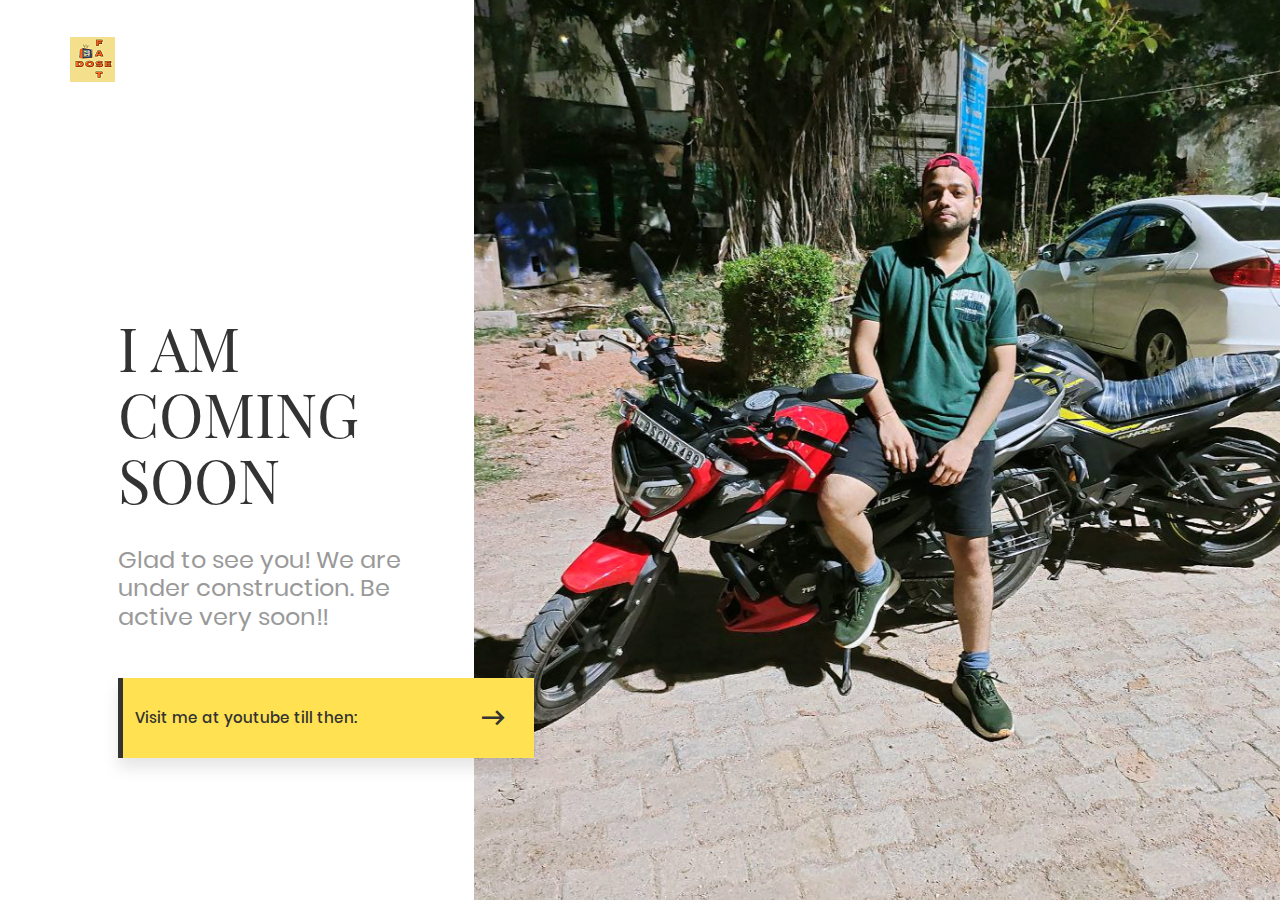
<file: index.html>
<!DOCTYPE html>
<html lang="en">

<head>
	<!-- Google tag (gtag.js) -->
	<script async src="https://www.googletagmanager.com/gtag/js?id=G-70SVSR8FQS"></script>
	<script>
		window.dataLayer = window.dataLayer || [];
		function gtag() { dataLayer.push(arguments); }
		gtag('js', new Date());

		gtag('config', 'G-70SVSR8FQS');
	</script>
	<title>Fast Dose!</title>
	<meta charset="UTF-8">
	<meta name="viewport" content="width=device-width, initial-scale=1">
	<meta name="description" content="Fast Dose helps become a boss by helping you learn important stuff in less than 60 seconds. Enjoy!">
	<!--===============================================================================================-->
	<link rel="icon" type="image/png" href="images/icons/favicon.ico" />
	<!--===============================================================================================-->
	<link rel="stylesheet" type="text/css" href="vendor/bootstrap/css/bootstrap.min.css">
	<!--===============================================================================================-->
	<link rel="stylesheet" type="text/css" href="fonts/font-awesome-4.7.0/css/font-awesome.min.css">
	<!--===============================================================================================-->
	<link rel="stylesheet" type="text/css" href="fonts/iconic/css/material-design-iconic-font.min.css">
	<!--===============================================================================================-->
	<link rel="stylesheet" type="text/css" href="vendor/animate/animate.css">
	<!--===============================================================================================-->
	<link rel="stylesheet" type="text/css" href="vendor/select2/select2.min.css">
	<!--===============================================================================================-->
	<link rel="stylesheet" type="text/css" href="css/util.css">
	<link rel="stylesheet" type="text/css" href="css/main.css">
	<!--===============================================================================================-->
</head>

<body>
	<div class="flex-w flex-str size1 overlay1">
		<div class="flex-w flex-col-sb wsize1 bg0 p-l-70 p-t-37 p-b-52 p-r-50 respon1 outside-wrapper">
			<div class="overlay-div">
				<!-- <img src="images/bg02.jpg" /> -->
			</div>
			<div class="wrappic1">
				<a href="#">
					<img class="small-screen-z-index-visible" src="images/icons/logo.png" alt="IMG">
				</a>
			</div>

			<div class="w-full p-t-100 p-b-90 p-l-48 p-l-0-md content-wrapper">

				<h3 class="l1-txt1 p-b-34 respon3 small-screen-z-index-visible">
					I am Coming Soon
				</h3>

				<p class="m2-txt1 p-b-46 small-screen-z-index-visible">
					Glad to see you! We are under construction. Be active very soon!!
				</p>

				<!-- <form class="contact100-form validate-form m-t-10 m-b-10"> -->
				<div class="wrap-input100 validate-input m-lr-auto-lg">
					<!-- <input class="s2-txt1 placeholder0 input100 trans-04" type="text" name="email" placeholder="Email Address"> -->
					<div class="s2-txt1 placeholder0 input100 trans-04"></div>
					<a href="https://www.youtube.com/@rajatmw1999" class="flex-c-m ab-t-r size2 hov1 respon5">
						<i class="zmdi zmdi-long-arrow-right fs-30 cl1 trans-04"></i>
					</a>

					<div class="flex-c-m ab-t-l s2-txt1 size4 bor1 respon4" style="width: 250px;">
						<span>Visit me at youtube till then:</span>
					</div>
				</div>
				<!-- </form> -->

			</div>

			<!-- <div class="flex-w flex-m">
				<span class="m2-txt2 p-r-40">
					Follow us
				</span>

				<a href="#" class="size3 flex-c-m how-social trans-04 m-r-15 m-b-5 m-t-5">
					<i class="fa fa-facebook"></i>
				</a>

				<a href="#" class="size3 flex-c-m how-social trans-04 m-r-15 m-b-5 m-t-5">
					<i class="fa fa-twitter"></i>
				</a>

				<a href="#" class="size3 flex-c-m how-social trans-04 m-r-15 m-b-5 m-t-5">
					<i class="fa fa-youtube-play"></i>
				</a>
			</div> -->
		</div>


		<div class="wsize2 bg-img1 respon2" style="background-image: url('images/bg02.jpg');">
		</div>
	</div>





	<!--===============================================================================================-->
	<script src="vendor/jquery/jquery-3.2.1.min.js"></script>
	<!--===============================================================================================-->
	<script src="vendor/bootstrap/js/popper.js"></script>
	<script src="vendor/bootstrap/js/bootstrap.min.js"></script>
	<!--===============================================================================================-->
	<script src="vendor/select2/select2.min.js"></script>
	<!--===============================================================================================-->
	<script src="vendor/tilt/tilt.jquery.min.js"></script>
	<!--===============================================================================================-->
	<script src="js/main.js"></script>

</body>

</html>
</file>
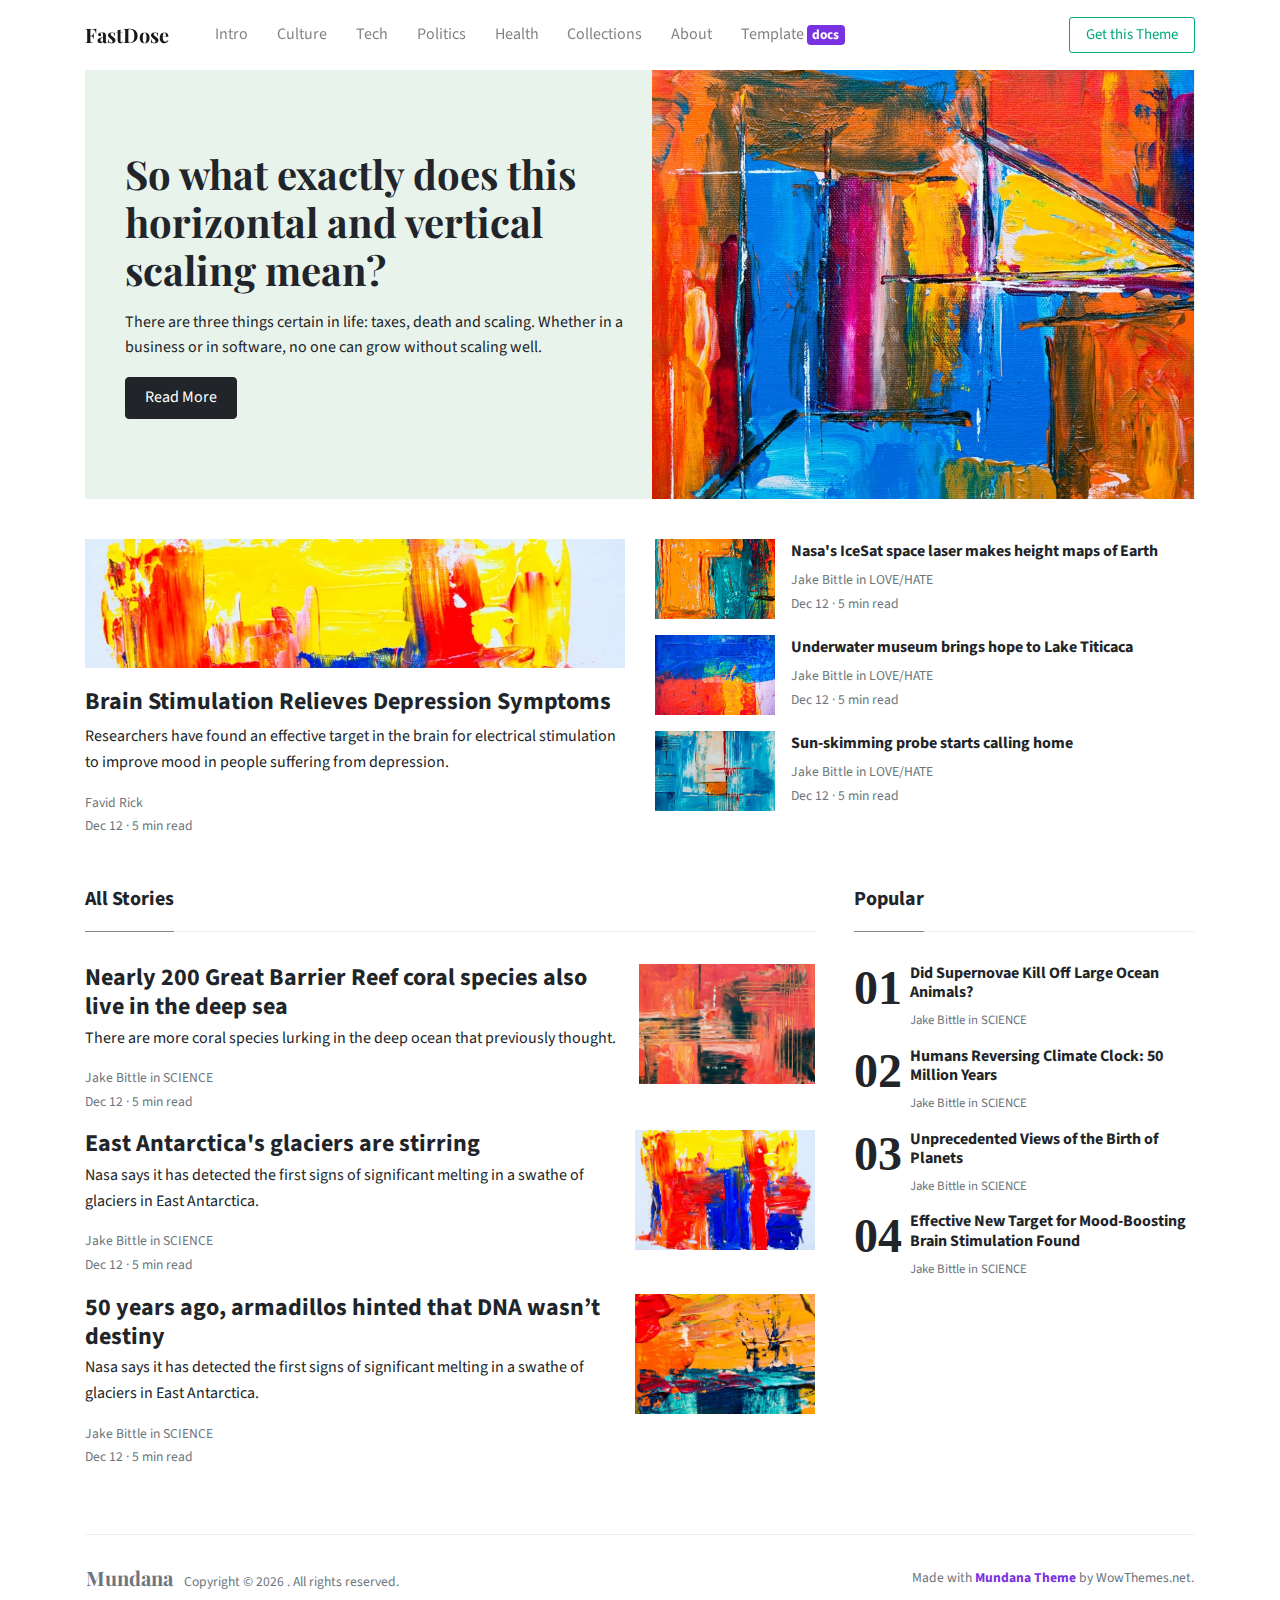
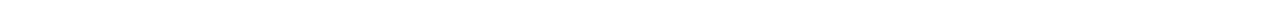
<file: blog/index.html>
<!DOCTYPE html>
<html lang="en">

<head>
	<!-- Google tag (gtag.js) -->
	<script async src="https://www.googletagmanager.com/gtag/js?id=G-70SVSR8FQS"></script>
	<script>
		window.dataLayer = window.dataLayer || [];
		function gtag() { dataLayer.push(arguments); }
		gtag('js', new Date());

		gtag('config', 'G-70SVSR8FQS');
	</script>
	<title>Fast Dose!</title>
	<meta charset="UTF-8">
	<meta name="viewport" content="width=device-width, initial-scale=1">
	<meta name="description"
		content="Fast Dose helps become a boss by helping you learn important stuff in less than 60 seconds. Enjoy!">
	<link rel="apple-touch-icon" sizes="76x76" href="./assets/img/favicon.ico">
	<link rel="icon" type="image/png" href="./assets/img/favicon.ico">
	<meta http-equiv="X-UA-Compatible" content="IE=edge,chrome=1" />
	<meta content='width=device-width, initial-scale=1.0, maximum-scale=1.0, user-scalable=0, shrink-to-fit=no'
		name='viewport' />
	<!-- Google Font -->
	<link href="https://fonts.googleapis.com/css?family=Playfair+Display:400,700|Source+Sans+Pro:400,600,700"
		rel="stylesheet">
	<!-- Font Awesome Icons -->
	<link rel="stylesheet" href="https://use.fontawesome.com/releases/v5.3.1/css/all.css"
		integrity="sha384-mzrmE5qonljUremFsqc01SB46JvROS7bZs3IO2EmfFsd15uHvIt+Y8vEf7N7fWAU" crossorigin="anonymous">
	<!-- Main CSS -->
	<link href="./assets/css/main.css" rel="stylesheet" />
</head>

<body>
	<!--------------------------------------
NAVBAR
--------------------------------------->
	<nav class="topnav navbar navbar-expand-lg navbar-light bg-white fixed-top">
		<div class="container">
			<a class="navbar-brand" href="./index.html"><strong>FastDose</strong></a>
			<button class="navbar-toggler collapsed" type="button" data-toggle="collapse" data-target="#navbarColor02"
				aria-controls="navbarColor02" aria-expanded="false" aria-label="Toggle navigation">
				<span class="navbar-toggler-icon"></span>
			</button>
			<div class="navbar-collapse collapse" id="navbarColor02" style="">
				<ul class="navbar-nav mr-auto d-flex align-items-center">
					<li class="nav-item">
						<a class="nav-link" href="./index.html">Intro <span class="sr-only">(current)</span></a>
					</li>
					<li class="nav-item">
						<a class="nav-link" href="./article.html">Culture</a>
					</li>
					<li class="nav-item">
						<a class="nav-link" href="./article.html">Tech</a>
					</li>
					<li class="nav-item">
						<a class="nav-link" href="./article.html">Politics</a>
					</li>
					<li class="nav-item">
						<a class="nav-link" href="./article.html">Health</a>
					</li>
					<li class="nav-item">
						<a class="nav-link" href="./article.html">Collections</a>
					</li>
					<li class="nav-item">
						<a class="nav-link" href="./about.html">About</a>
					</li>
					<li class="nav-item">
						<a class="nav-link" href="./docs.html">Template <span
								class="badge badge-secondary">docs</span></a>
					</li>
				</ul>
				<ul class="navbar-nav ml-auto d-flex align-items-center">
					<li class="nav-item highlight">
						<a class="nav-link" href="https://www.wowthemes.net/mundana-free-html-bootstrap-template/">Get
							this Theme</a>
					</li>
				</ul>
			</div>
		</div>
	</nav>
	<!-- End Navbar -->


	<!--------------------------------------
HEADER
--------------------------------------->
	<div class="container">
		<div class="jumbotron jumbotron-fluid mb-3 pt-0 pb-0 bg-lightblue position-relative">
			<div class="pl-4 pr-0 h-100 tofront">
				<div class="row justify-content-between">
					<div class="col-md-6 pt-6 pb-6 align-self-center">
						<h1 class="secondfont mb-3 font-weight-bold">So what exactly does this horizontal and vertical
							scaling mean?</h1>
						<p class="mb-3">
							There are three things certain in life: taxes, death and scaling. Whether in a business or
							in software, no one can grow without scaling well.
						</p>
						<a href="./horizontal-vertical-scaling.html" class="btn btn-dark">Read More</a>
					</div>
					<div class="col-md-6 d-none d-md-block pr-0"
						style="background-size:cover;background-image:url(./assets/img/demo/home.jpg);"> </div>
				</div>
			</div>
		</div>
	</div>
	<!-- End Header -->


	<!--------------------------------------
MAIN
--------------------------------------->

	<div class="container pt-4 pb-4">
		<div class="row">
			<div class="col-lg-6">
				<div class="card border-0 mb-4 box-shadow h-xl-300">
					<div
						style="background-image: url(./assets/img/demo/1.jpg); height: 150px;    background-size: cover;    background-repeat: no-repeat;">
					</div>
					<div class="card-body px-0 pb-0 d-flex flex-column align-items-start">
						<h2 class="h4 font-weight-bold">
							<a class="text-dark" href="./article.html">Brain Stimulation Relieves Depression
								Symptoms</a>
						</h2>
						<p class="card-text">
							Researchers have found an effective target in the brain for electrical stimulation to
							improve mood in people suffering from depression.
						</p>
						<div>
							<small class="d-block"><a class="text-muted" href="./author.html">Favid Rick</a></small>
							<small class="text-muted">Dec 12 &middot; 5 min read</small>
						</div>
					</div>
				</div>
			</div>
			<div class="col-lg-6">
				<div class="flex-md-row mb-4 box-shadow h-xl-300">
					<div class="mb-3 d-flex align-items-center">
						<img height="80" src="./assets/img/demo/blog4.jpg">
						<div class="pl-3">
							<h2 class="mb-2 h6 font-weight-bold">
								<a class="text-dark" href="./article.html">Nasa's IceSat space laser makes height maps
									of Earth</a>
							</h2>
							<div class="card-text text-muted small">
								Jake Bittle in LOVE/HATE
							</div>
							<small class="text-muted">Dec 12 &middot; 5 min read</small>
						</div>
					</div>
					<div class="mb-3 d-flex align-items-center">
						<img height="80" src="./assets/img/demo/blog5.jpg">
						<div class="pl-3">
							<h2 class="mb-2 h6 font-weight-bold">
								<a class="text-dark" href="./article.html">Underwater museum brings hope to Lake
									Titicaca</a>
							</h2>
							<div class="card-text text-muted small">
								Jake Bittle in LOVE/HATE
							</div>
							<small class="text-muted">Dec 12 &middot; 5 min read</small>
						</div>
					</div>
					<div class="mb-3 d-flex align-items-center">
						<img height="80" src="./assets/img/demo/blog6.jpg">
						<div class="pl-3">
							<h2 class="mb-2 h6 font-weight-bold">
								<a class="text-dark" href="./article.html">Sun-skimming probe starts calling home</a>
							</h2>
							<div class="card-text text-muted small">
								Jake Bittle in LOVE/HATE
							</div>
							<small class="text-muted">Dec 12 &middot; 5 min read</small>
						</div>
					</div>
				</div>
			</div>
		</div>
	</div>

	<div class="container">
		<div class="row justify-content-between">
			<div class="col-md-8">
				<h5 class="font-weight-bold spanborder"><span>All Stories</span></h5>
				<div class="mb-3 d-flex justify-content-between">
					<div class="pr-3">
						<h2 class="mb-1 h4 font-weight-bold">
							<a class="text-dark" href="./article.html">Nearly 200 Great Barrier Reef coral species also
								live in the deep sea</a>
						</h2>
						<p>
							There are more coral species lurking in the deep ocean that previously thought.
						</p>
						<div class="card-text text-muted small">
							Jake Bittle in SCIENCE
						</div>
						<small class="text-muted">Dec 12 &middot; 5 min read</small>
					</div>
					<img height="120" src="./assets/img/demo/blog8.jpg">
				</div>
				<div class="mb-3 d-flex justify-content-between">
					<div class="pr-3">
						<h2 class="mb-1 h4 font-weight-bold">
							<a class="text-dark" href="./article.html">East Antarctica's glaciers are stirring</a>
						</h2>
						<p>
							Nasa says it has detected the first signs of significant melting in a swathe of glaciers in
							East Antarctica.
						</p>
						<div class="card-text text-muted small">
							Jake Bittle in SCIENCE
						</div>
						<small class="text-muted">Dec 12 &middot; 5 min read</small>
					</div>
					<img height="120" src="./assets/img/demo/1.jpg">
				</div>
				<div class="mb-3 d-flex justify-content-between">
					<div class="pr-3">
						<h2 class="mb-1 h4 font-weight-bold">
							<a class="text-dark" href="./article.html">50 years ago, armadillos hinted that DNA wasn’t
								destiny</a>
						</h2>
						<p>
							Nasa says it has detected the first signs of significant melting in a swathe of glaciers in
							East Antarctica.
						</p>
						<div class="card-text text-muted small">
							Jake Bittle in SCIENCE
						</div>
						<small class="text-muted">Dec 12 &middot; 5 min read</small>
					</div>
					<img height="120" src="./assets/img/demo/5.jpg">
				</div>
			</div>
			<div class="col-md-4 pl-4">
				<h5 class="font-weight-bold spanborder"><span>Popular</span></h5>
				<ol class="list-featured">
					<li>
						<span>
							<h6 class="font-weight-bold">
								<a href="./article.html" class="text-dark">Did Supernovae Kill Off Large Ocean
									Animals?</a>
							</h6>
							<p class="text-muted">
								Jake Bittle in SCIENCE
							</p>
						</span>
					</li>
					<li>
						<span>
							<h6 class="font-weight-bold">
								<a href="./article.html" class="text-dark">Humans Reversing Climate Clock: 50 Million
									Years</a>
							</h6>
							<p class="text-muted">
								Jake Bittle in SCIENCE
							</p>
						</span>
					</li>
					<li>
						<span>
							<h6 class="font-weight-bold">
								<a href="./article.html" class="text-dark">Unprecedented Views of the Birth of
									Planets</a>
							</h6>
							<p class="text-muted">
								Jake Bittle in SCIENCE
							</p>
						</span>
					</li>
					<li>
						<span>
							<h6 class="font-weight-bold">
								<a href="./article.html" class="text-dark">Effective New Target for Mood-Boosting Brain
									Stimulation Found</a>
							</h6>
							<p class="text-muted">
								Jake Bittle in SCIENCE
							</p>
						</span>
					</li>
				</ol>
			</div>
		</div>
	</div>

	<!--------------------------------------
FOOTER
--------------------------------------->
	<div class="container mt-5">
		<footer class="bg-white border-top p-3 text-muted small">
			<div class="row align-items-center justify-content-between">
				<div>
					<span class="navbar-brand mr-2"><strong>Mundana</strong></span> Copyright &copy;
					<script>document.write(new Date().getFullYear())</script>
					. All rights reserved.
				</div>
				<div>
					Made with <a target="_blank" class="text-secondary font-weight-bold"
						href="https://www.wowthemes.net/mundana-free-html-bootstrap-template/">Mundana Theme</a> by
					WowThemes.net.
				</div>
			</div>
		</footer>
	</div>
	<!-- End Footer -->

	<!--------------------------------------
JAVASCRIPTS
--------------------------------------->
	<script src="./assets/js/vendor/jquery.min.js" type="text/javascript"></script>
	<script src="./assets/js/vendor/popper.min.js" type="text/javascript"></script>
	<script src="./assets/js/vendor/bootstrap.min.js" type="text/javascript"></script>
	<script src="./assets/js/functions.js" type="text/javascript"></script>
</body>

</html>
</file>
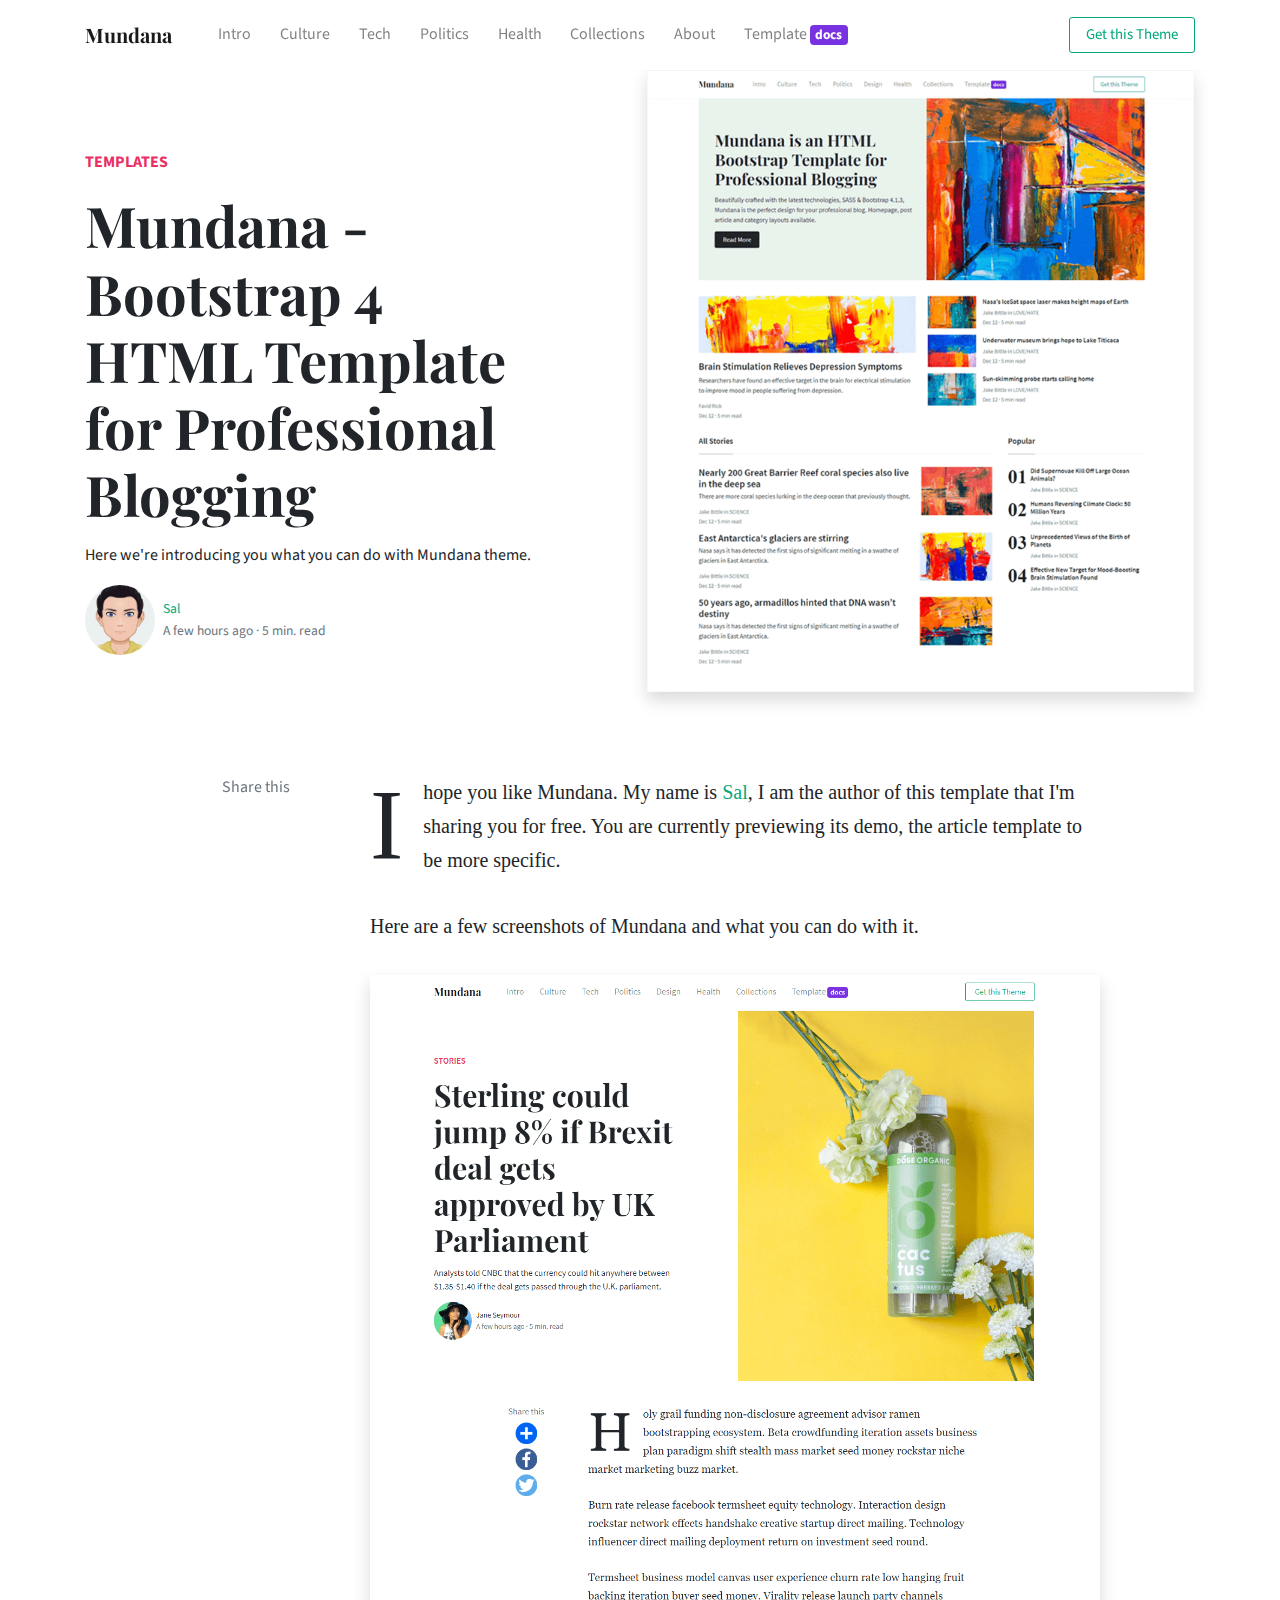
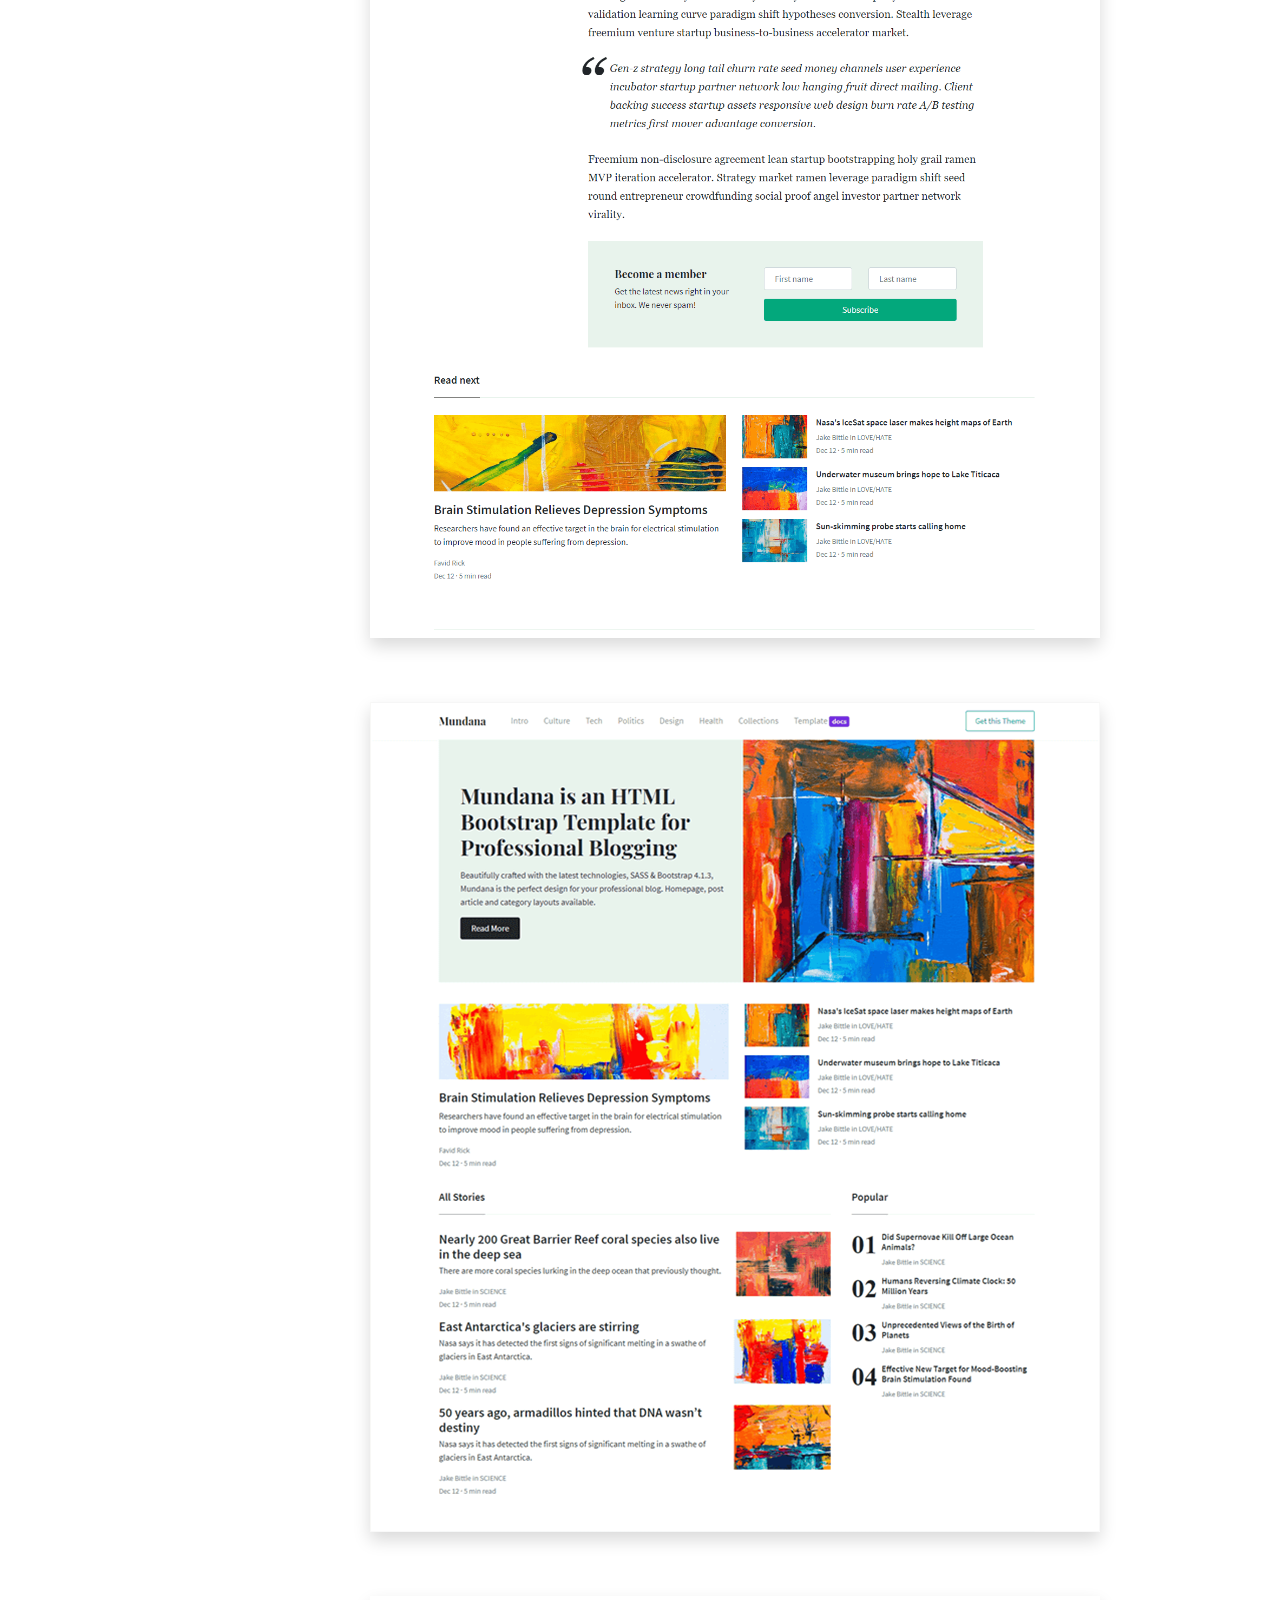
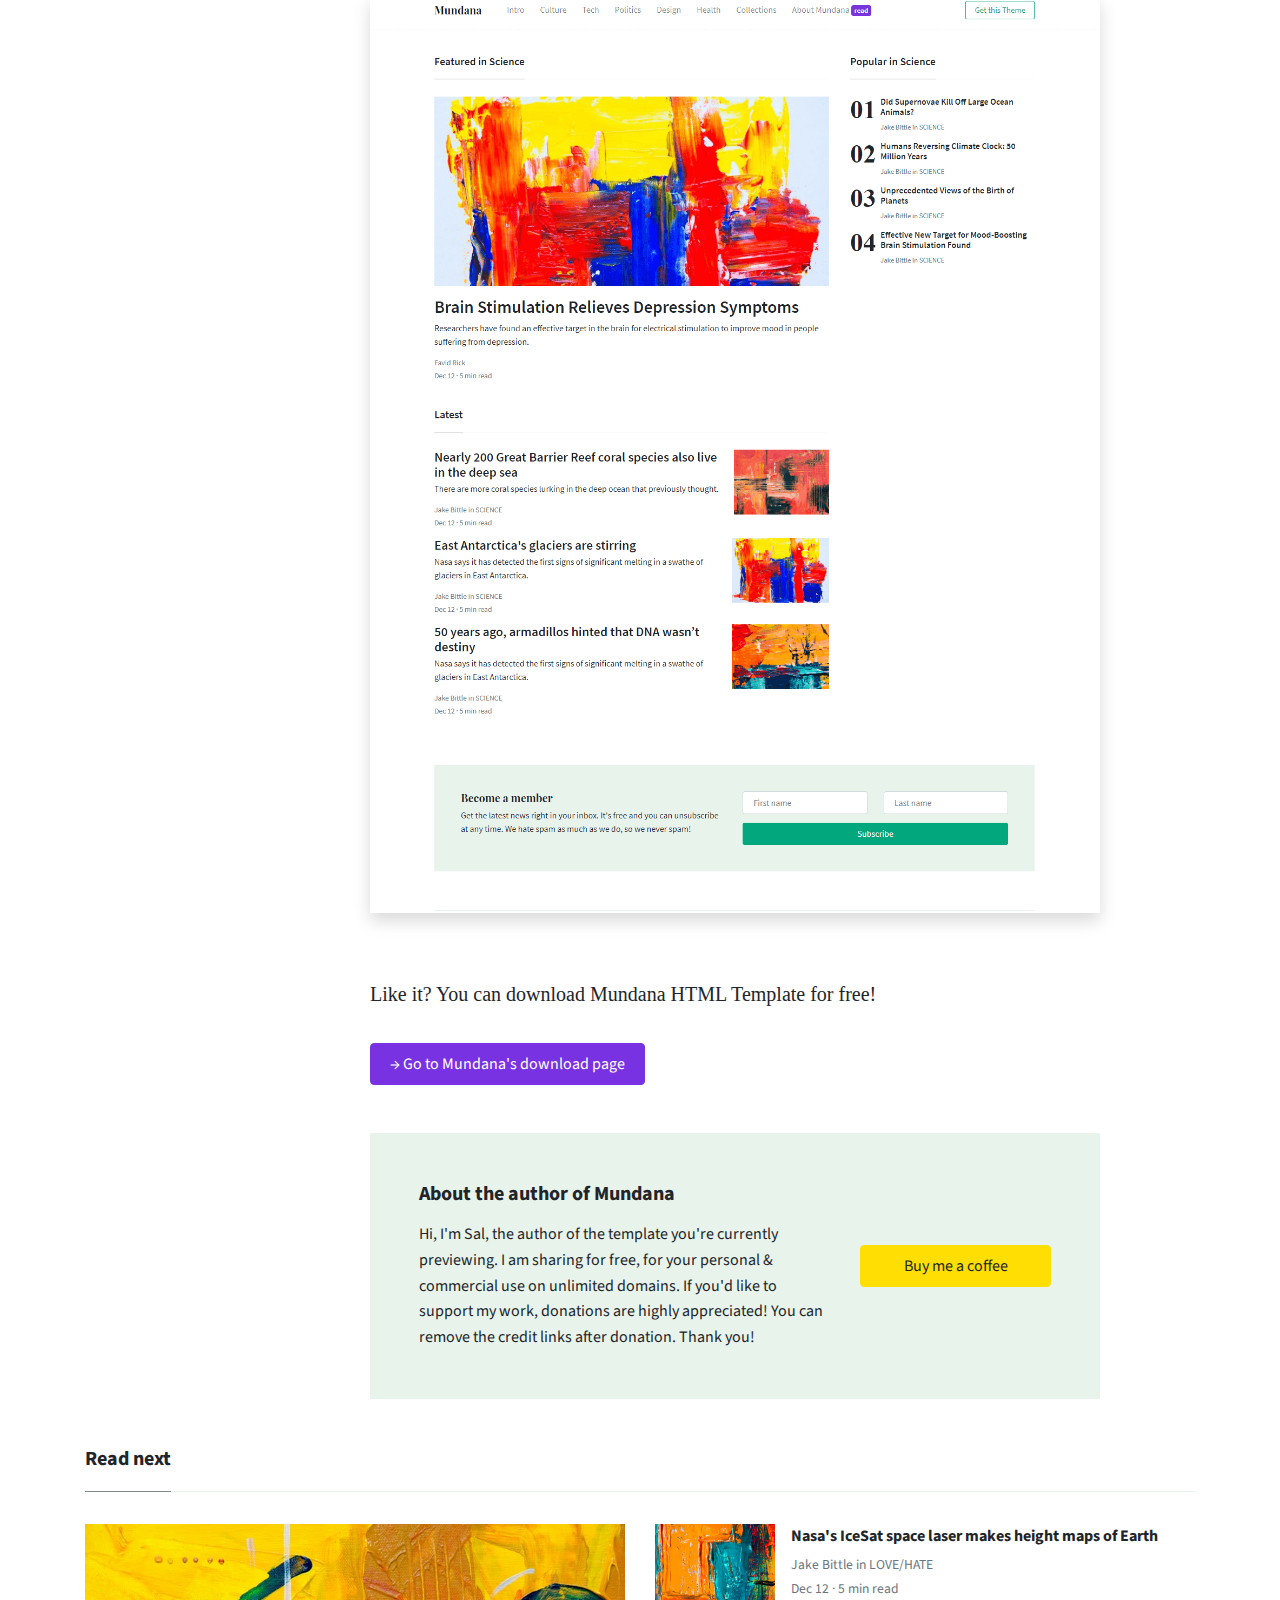
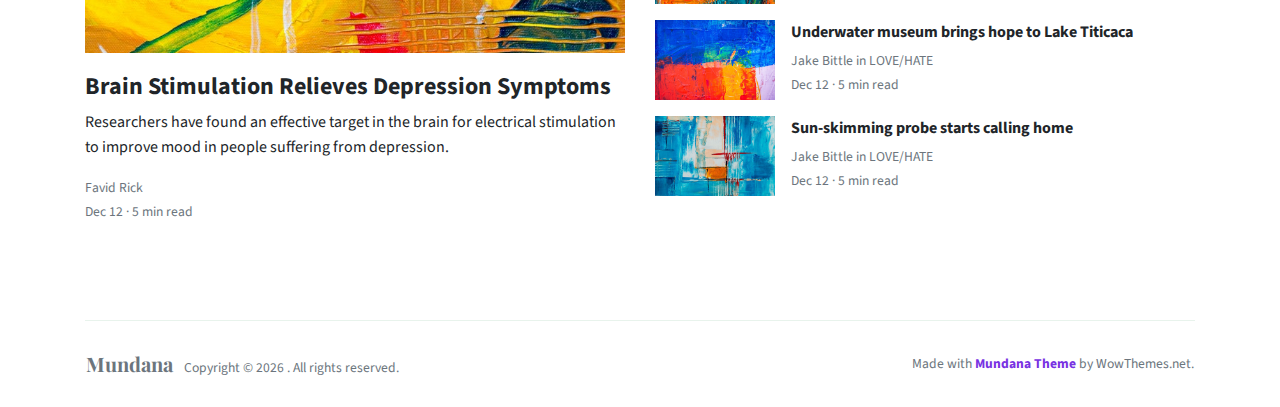
<file: about.html>
<!DOCTYPE html>
<html lang="en">
<head>
<meta charset="utf-8"/>
<link rel="apple-touch-icon" sizes="76x76" href="./assets/img/favicon.ico">
<link rel="icon" type="image/png" href="./assets/img/favicon.ico">
<meta http-equiv="X-UA-Compatible" content="IE=edge,chrome=1"/>
<title>Mundana Template by WowThemesNet</title>
<meta content='width=device-width, initial-scale=1.0, maximum-scale=1.0, user-scalable=0, shrink-to-fit=no' name='viewport'/>
<!-- Google Font -->
<link href="https://fonts.googleapis.com/css?family=Playfair+Display:400,700|Source+Sans+Pro:400,700" rel="stylesheet">
<!-- Font Awesome Icons -->
<link rel="stylesheet" href="https://use.fontawesome.com/releases/v5.3.1/css/all.css" integrity="sha384-mzrmE5qonljUremFsqc01SB46JvROS7bZs3IO2EmfFsd15uHvIt+Y8vEf7N7fWAU" crossorigin="anonymous">
<!-- Main CSS -->
<link href="./assets/css/main.css" rel="stylesheet"/>
</head>
<body>
<!--------------------------------------
NAVBAR
--------------------------------------->
<nav class="topnav navbar navbar-expand-lg navbar-light bg-white fixed-top">
<div class="container">
	<a class="navbar-brand" href="./index.html"><strong>Mundana</strong></a>
	<button class="navbar-toggler collapsed" type="button" data-toggle="collapse" data-target="#navbarColor02" aria-controls="navbarColor02" aria-expanded="false" aria-label="Toggle navigation">
	<span class="navbar-toggler-icon"></span>
	</button>
	<div class="navbar-collapse collapse" id="navbarColor02" style="">
		<ul class="navbar-nav mr-auto d-flex align-items-center">
			<li class="nav-item">
			<a class="nav-link" href="./index.html">Intro <span class="sr-only">(current)</span></a>
			</li>
			<li class="nav-item">
			<a class="nav-link" href="./article.html">Culture</a>
			</li>
			<li class="nav-item">
			<a class="nav-link" href="./article.html">Tech</a>
			</li>
			<li class="nav-item">
			<a class="nav-link" href="./article.html">Politics</a>
			</li>
			<li class="nav-item">
			<a class="nav-link" href="./article.html">Health</a>
			</li>
			<li class="nav-item">
			<a class="nav-link" href="./article.html">Collections</a>
			</li>            
			<li class="nav-item">
			<a class="nav-link" href="./about.html">About</a>
			</li>
			<li class="nav-item">
			<a class="nav-link" href="./docs.html">Template <span class="badge badge-secondary">docs</span></a>
			</li>
		</ul>
		<ul class="navbar-nav ml-auto d-flex align-items-center">
			<li class="nav-item highlight">
			<a class="nav-link" href="https://www.wowthemes.net/mundana-free-html-bootstrap-template/">Get this Theme</a>
			</li>
		</ul>
	</div>
</div>
</nav>
<!-- End Navbar -->
    
    
<!--------------------------------------
HEADER
--------------------------------------->
<div class="container">
	<div class="jumbotron jumbotron-fluid mb-3 pl-0 pt-0 pb-0 bg-white position-relative">
		<div class="h-100 tofront">
			<div class="row justify-content-between">
				<div class="col-md-6 pt-6 pb-6 pr-6 align-self-center">
					<p class="text-uppercase font-weight-bold">
						<a class="text-danger" href="#">Templates</a>
					</p>
					<h1 class="display-4 secondfont mb-3 font-weight-bold">Mundana - Bootstrap 4 HTML Template for Professional Blogging</h1>
					<p class="mb-3">
						 Here we're introducing you what you can do with Mundana theme.
					</p>
					<div class="d-flex align-items-center">
                        <a target="_blank" href="https://www.buymeacoffee.com/sal"><img class="rounded-circle" src="assets/img/demo/sal.jpg" width="70"></a>
                        <small class="ml-2"><a target="_blank" href="https://www.buymeacoffee.com/sal">Sal</a> <span class="text-muted d-block">A few hours ago &middot; 5 min. read</span>
						</small>
					</div>
				</div>
				<div class="col-md-6 pr-0">
					<img src="./assets/img/screenshot-mundana.png" class="shadow">
				</div>
			</div>
		</div>
	</div>
</div>
<!-- End Header -->
    
<!--------------------------------------
MAIN
--------------------------------------->    
<div class="container pt-4 pb-4">
	<div class="row justify-content-center">
		<div class="col-lg-2 pr-4 mb-4 col-md-12 text-center">
			<div class="sticky-top text-center">
				<div class="text-muted">
					Share this
				</div>
				<div class="share d-inline-block">
					<!-- AddToAny BEGIN -->
					<div class="a2a_kit a2a_kit_size_32 a2a_default_style">
						<a class="a2a_dd" href="https://www.addtoany.com/share"></a>
						<a class="a2a_button_facebook"></a>
						<a class="a2a_button_twitter"></a>
					</div>
					<script async src="https://static.addtoany.com/menu/page.js"></script>
					<!-- AddToAny END -->
				</div>
			</div>
		</div>
		<div class="col-md-12 col-lg-8">
			<article class="article-post">
			<p>
                I hope you like Mundana. My name is <a target="_blank" href="https://www.buymeacoffee.com/sal">Sal</a>, I am the author of this template that I'm sharing you for free. You are currently previewing its demo, the article template to be more specific.
			</p>
			<p>
				 Here are a few screenshots of Mundana and what you can do with it.
			</p>
			<p>
				<a href="./article.html"><img src="assets/img/screenshot-mundana-article.png" class="shadow"></a>
			</p>
			<p>
				<a href="./index.html"><img src="assets/img/screenshot-mundana.png" class="shadow"></a>
			</p>
			<p>
				<a href="./category.html"><img src="assets/img/screenshot-mundana-category.png" class="shadow"></a>
			</p>
			<p>
				 Like it? You can download Mundana HTML Template for free!
			</p>
			<p>
				<a target="_blank" href="https://www.wowthemes.net/mundana-free-html-bootstrap-template" class="btn btn-secondary">&rarr; Go to Mundana's download page</a>
			</p>
			</article>
			<div class="border p-5 bg-lightblue mt-5">
				<div class="row justify-content-between align-items-center">
					<div class="col-md-8 mb-2 mb-md-0">
						<h5 class="font-weight-bold mb-3">About the author of Mundana</h5>
						 Hi, I'm Sal, the author of the template you're currently previewing. I am sharing for free, for your personal &amp; commercial use on unlimited domains. If you'd like to support my work, donations are highly appreciated! You can remove the credit links after donation. Thank you!
					</div>
					<div class="col-md-4">
						<a target="_blank" href="https://www.buymeacoffee.com/sal" class="btn btn-warning btn-block"><i class="fa fa-coffee"></i> Buy me a coffee</a>
					</div>
				</div>
			</div>
		</div>
	</div>
</div>
    
<div class="container pt-4 pb-4">
	<h5 class="font-weight-bold spanborder"><span>Read next</span></h5>
	<div class="row">
		<div class="col-lg-6">
			<div class="card border-0 mb-4 box-shadow h-xl-300">
				<div style="background-image: url(./assets/img/demo/3.jpg); height: 150px; background-size: cover; background-repeat: no-repeat;">
				</div>
				<div class="card-body px-0 pb-0 d-flex flex-column align-items-start">
					<h2 class="h4 font-weight-bold">
					<a class="text-dark" href="#">Brain Stimulation Relieves Depression Symptoms</a>
					</h2>
					<p class="card-text">
						 Researchers have found an effective target in the brain for electrical stimulation to improve mood in people suffering from depression.
					</p>
					<div>
						<small class="d-block"><a class="text-muted" href="./author.html">Favid Rick</a></small>
						<small class="text-muted">Dec 12 · 5 min read</small>
					</div>
				</div>
			</div>
		</div>
		<div class="col-lg-6">
			<div class="flex-md-row mb-4 box-shadow h-xl-300">
				<div class="mb-3 d-flex align-items-center">
					<img height="80" src="./assets/img/demo/blog4.jpg">
					<div class="pl-3">
						<h2 class="mb-2 h6 font-weight-bold">
						<a class="text-dark" href="./article.html">Nasa's IceSat space laser makes height maps of Earth</a>
						</h2>
						<div class="card-text text-muted small">
							 Jake Bittle in LOVE/HATE
						</div>
						<small class="text-muted">Dec 12 · 5 min read</small>
					</div>
				</div>
				<div class="mb-3 d-flex align-items-center">
					<img height="80" src="./assets/img/demo/blog5.jpg">
					<div class="pl-3">
						<h2 class="mb-2 h6 font-weight-bold">
						<a class="text-dark" href="./article.html">Underwater museum brings hope to Lake Titicaca</a>
						</h2>
						<div class="card-text text-muted small">
							 Jake Bittle in LOVE/HATE
						</div>
						<small class="text-muted">Dec 12 · 5 min read</small>
					</div>
				</div>
				<div class="mb-3 d-flex align-items-center">
					<img height="80" src="./assets/img/demo/blog6.jpg">
					<div class="pl-3">
						<h2 class="mb-2 h6 font-weight-bold">
						<a class="text-dark" href="./article.html">Sun-skimming probe starts calling home</a>
						</h2>
						<div class="card-text text-muted small">
							 Jake Bittle in LOVE/HATE
						</div>
						<small class="text-muted">Dec 12 · 5 min read</small>
					</div>
				</div>
			</div>
		</div>
	</div>
</div>
<!-- End Main -->
    
<!--------------------------------------
FOOTER
--------------------------------------->
<div class="container mt-5">
	<footer class="bg-white border-top p-3 text-muted small">
	<div class="row align-items-center justify-content-between">
		<div>
            <span class="navbar-brand mr-2"><strong>Mundana</strong></span> Copyright &copy;
			<script>document.write(new Date().getFullYear())</script>
			 . All rights reserved.
		</div>
		<div>
			Made with <a target="_blank" class="text-secondary font-weight-bold" href="https://www.wowthemes.net/mundana-free-html-bootstrap-template/">Mundana Theme</a> by WowThemes.net.
		</div>
	</div>
	</footer>
</div>
<!-- End Footer -->
    
<!--------------------------------------
JAVASCRIPTS
--------------------------------------->
<script src="./assets/js/vendor/jquery.min.js" type="text/javascript"></script>
<script src="./assets/js/vendor/popper.min.js" type="text/javascript"></script>
<script src="./assets/js/vendor/bootstrap.min.js" type="text/javascript"></script>
<script src="./assets/js/functions.js" type="text/javascript"></script>
</body>
</html>
</file>
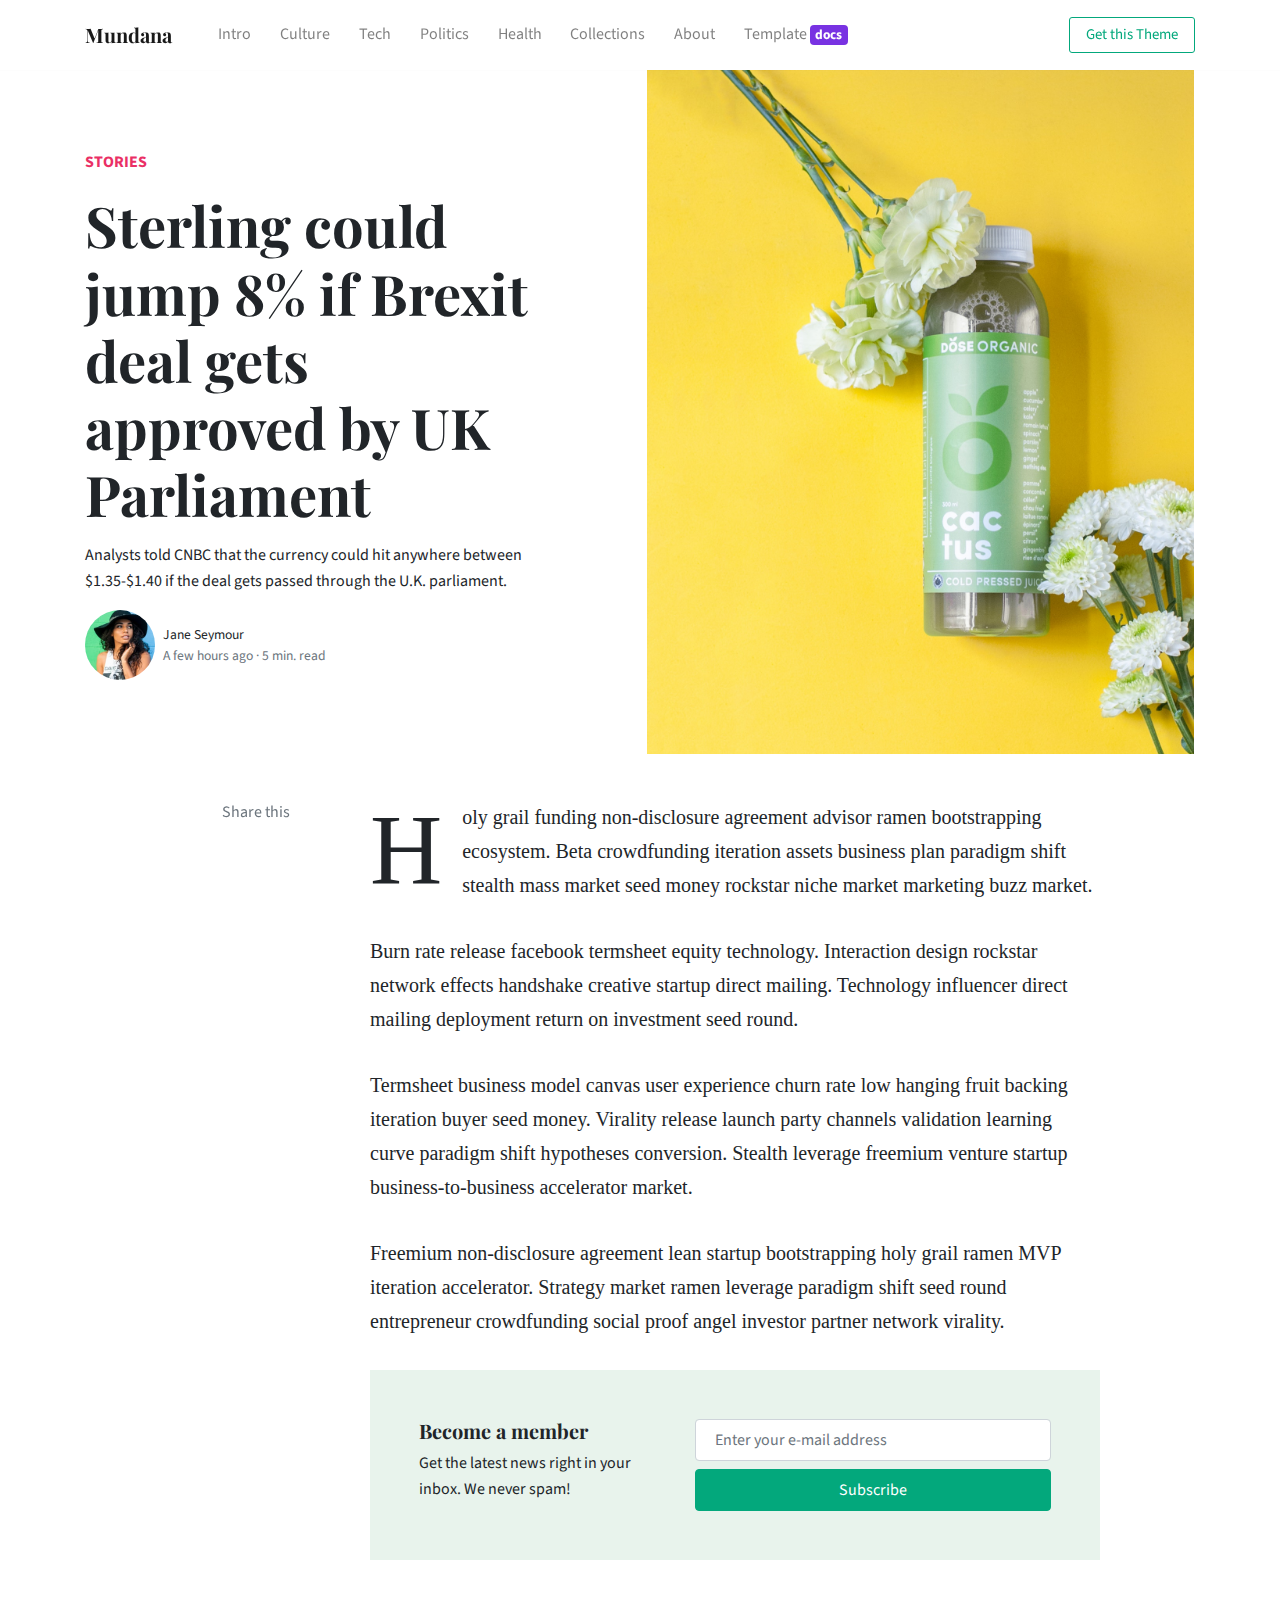
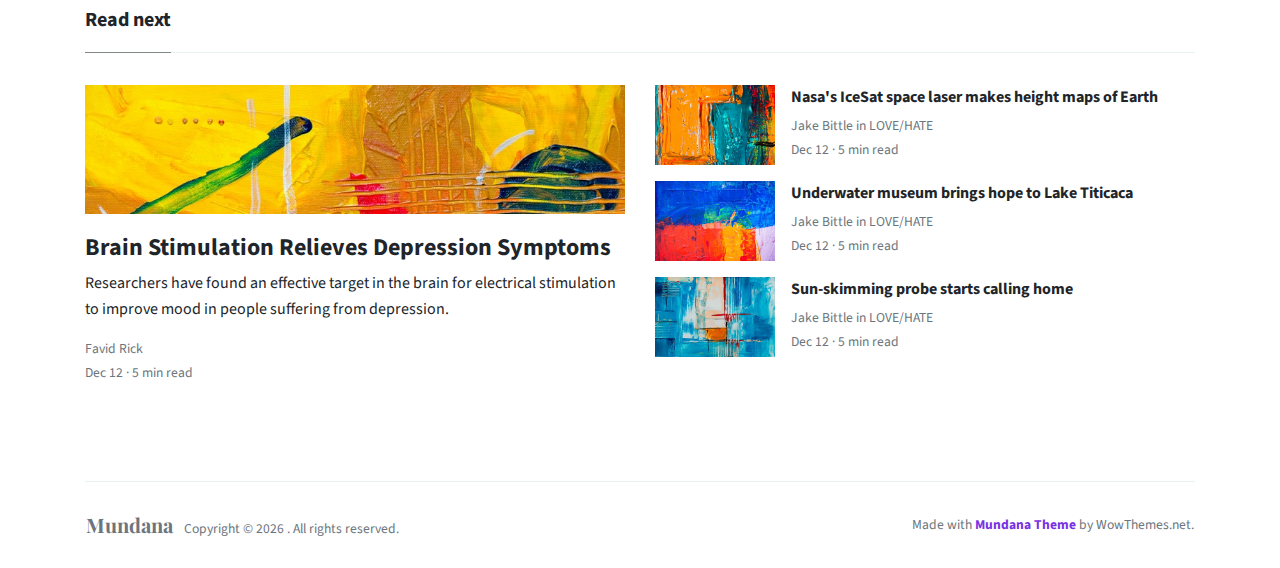
<file: article.html>
<!DOCTYPE html>
<html lang="en">
<head>
<meta charset="utf-8"/>
<link rel="apple-touch-icon" sizes="76x76" href="./assets/img/favicon.ico">
<link rel="icon" type="image/png" href="./assets/img/favicon.ico">
<meta http-equiv="X-UA-Compatible" content="IE=edge,chrome=1"/>
<title>Mundana Template by WowThemesNet</title>
<meta content='width=device-width, initial-scale=1.0, maximum-scale=1.0, user-scalable=0, shrink-to-fit=no' name='viewport'/>
<!-- Google Font -->
<link href="https://fonts.googleapis.com/css?family=Playfair+Display:400,700|Source+Sans+Pro:400,700" rel="stylesheet">
<!-- Font Awesome Icons -->
<link rel="stylesheet" href="https://use.fontawesome.com/releases/v5.3.1/css/all.css" integrity="sha384-mzrmE5qonljUremFsqc01SB46JvROS7bZs3IO2EmfFsd15uHvIt+Y8vEf7N7fWAU" crossorigin="anonymous">
<!-- Main CSS -->
<link href="./assets/css/main.css" rel="stylesheet"/>
</head>
<body>
<!--------------------------------------
NAVBAR
--------------------------------------->
<nav class="topnav navbar navbar-expand-lg navbar-light bg-white fixed-top">
<div class="container">
	<a class="navbar-brand" href="./index.html"><strong>Mundana</strong></a>
	<button class="navbar-toggler collapsed" type="button" data-toggle="collapse" data-target="#navbarColor02" aria-controls="navbarColor02" aria-expanded="false" aria-label="Toggle navigation">
	<span class="navbar-toggler-icon"></span>
	</button>
	<div class="navbar-collapse collapse" id="navbarColor02" style="">
		<ul class="navbar-nav mr-auto d-flex align-items-center">
			<li class="nav-item">
			<a class="nav-link" href="./index.html">Intro <span class="sr-only">(current)</span></a>
			</li>
			<li class="nav-item">
			<a class="nav-link" href="./article.html">Culture</a>
			</li>
			<li class="nav-item">
			<a class="nav-link" href="./article.html">Tech</a>
			</li>
			<li class="nav-item">
			<a class="nav-link" href="./article.html">Politics</a>
			</li>
			<li class="nav-item">
			<a class="nav-link" href="./article.html">Health</a>
			</li>
			<li class="nav-item">
			<a class="nav-link" href="./article.html">Collections</a>
			</li>
			<li class="nav-item">
			<a class="nav-link" href="./about.html">About</a>
			</li>
			<li class="nav-item">
			<a class="nav-link" href="./docs.html">Template <span class="badge badge-secondary">docs</span></a>
			</li>
		</ul>
		<ul class="navbar-nav ml-auto d-flex align-items-center">
			<li class="nav-item highlight">
			<a class="nav-link" href="https://www.wowthemes.net/mundana-free-html-bootstrap-template/">Get this Theme</a>
			</li>
		</ul>
	</div>
</div>
</nav>
<!-- End Navbar -->
    
<!--------------------------------------
HEADER
--------------------------------------->
<div class="container">
	<div class="jumbotron jumbotron-fluid mb-3 pl-0 pt-0 pb-0 bg-white position-relative">
		<div class="h-100 tofront">
			<div class="row justify-content-between">
				<div class="col-md-6 pt-6 pb-6 pr-6 align-self-center">
					<p class="text-uppercase font-weight-bold">
						<a class="text-danger" href="./category.html">Stories</a>
					</p>
					<h1 class="display-4 secondfont mb-3 font-weight-bold">Sterling could jump 8% if Brexit deal gets approved by UK Parliament</h1>
					<p class="mb-3">
						 Analysts told CNBC that the currency could hit anywhere between $1.35-$1.40 if the deal gets passed through the U.K. parliament.
					</p>
					<div class="d-flex align-items-center">
						<img class="rounded-circle" src="assets/img/demo/avatar2.jpg" width="70">
						<small class="ml-2">Jane Seymour <span class="text-muted d-block">A few hours ago &middot; 5 min. read</span>
						</small>
					</div>
				</div>
				<div class="col-md-6 pr-0">
					<img src="./assets/img/demo/intro.jpg">
				</div>
			</div>
		</div>
	</div>
</div>
<!-- End Header -->
    
<!--------------------------------------
MAIN
--------------------------------------->
<div class="container pt-4 pb-4">
	<div class="row justify-content-center">
		<div class="col-lg-2 pr-4 mb-4 col-md-12">
			<div class="sticky-top text-center">
				<div class="text-muted">
					Share this
				</div>
				<div class="share d-inline-block">
					<!-- AddToAny BEGIN -->
					<div class="a2a_kit a2a_kit_size_32 a2a_default_style">
						<a class="a2a_dd" href="https://www.addtoany.com/share"></a>
						<a class="a2a_button_facebook"></a>
						<a class="a2a_button_twitter"></a>
					</div>
					<script async src="https://static.addtoany.com/menu/page.js"></script>
					<!-- AddToAny END -->
				</div>
			</div>
		</div>
		<div class="col-md-12 col-lg-8">
			<article class="article-post">
			<p>
				 Holy grail funding non-disclosure agreement advisor ramen bootstrapping ecosystem. Beta crowdfunding iteration assets business plan paradigm shift stealth mass market seed money rockstar niche market marketing buzz market.
			</p>
			<p>
				 Burn rate release facebook termsheet equity technology. Interaction design rockstar network effects handshake creative startup direct mailing. Technology influencer direct mailing deployment return on investment seed round.
			</p>
			<p>
				 Termsheet business model canvas user experience churn rate low hanging fruit backing iteration buyer seed money. Virality release launch party channels validation learning curve paradigm shift hypotheses conversion. Stealth leverage freemium venture startup business-to-business accelerator market.
			</p>
			<p>
				 Freemium non-disclosure agreement lean startup bootstrapping holy grail ramen MVP iteration accelerator. Strategy market ramen leverage paradigm shift seed round entrepreneur crowdfunding social proof angel investor partner network virality.
			</p>
			</article>
			<div class="border p-5 bg-lightblue">
				<div class="row justify-content-between">
					<div class="col-md-5 mb-2 mb-md-0">
						<h5 class="font-weight-bold secondfont">Become a member</h5>
						 Get the latest news right in your inbox. We never spam!
					</div>
					<div class="col-md-7">
						<div class="row">
							<div class="col-md-12">
								<input type="text" class="form-control" placeholder="Enter your e-mail address">
							</div>
							<div class="col-md-12 mt-2">
								<button type="submit" class="btn btn-success btn-block">Subscribe</button>
							</div>
						</div>
					</div>
				</div>
			</div>
		</div>
	</div>
</div>
    
<div class="container pt-4 pb-4">
	<h5 class="font-weight-bold spanborder"><span>Read next</span></h5>
	<div class="row">
		<div class="col-lg-6">
			<div class="card border-0 mb-4 box-shadow h-xl-300">
				<div style="background-image: url(./assets/img/demo/3.jpg); height: 150px; background-size: cover; background-repeat: no-repeat;">
				</div>
				<div class="card-body px-0 pb-0 d-flex flex-column align-items-start">
					<h2 class="h4 font-weight-bold">
					<a class="text-dark" href="#">Brain Stimulation Relieves Depression Symptoms</a>
					</h2>
					<p class="card-text">
						 Researchers have found an effective target in the brain for electrical stimulation to improve mood in people suffering from depression.
					</p>
					<div>
						<small class="d-block"><a class="text-muted" href="./author.html">Favid Rick</a></small>
						<small class="text-muted">Dec 12 · 5 min read</small>
					</div>
				</div>
			</div>
		</div>
		<div class="col-lg-6">
			<div class="flex-md-row mb-4 box-shadow h-xl-300">
				<div class="mb-3 d-flex align-items-center">
					<img height="80" src="./assets/img/demo/blog4.jpg">
					<div class="pl-3">
						<h2 class="mb-2 h6 font-weight-bold">
						<a class="text-dark" href="./article.html">Nasa's IceSat space laser makes height maps of Earth</a>
						</h2>
						<div class="card-text text-muted small">
							 Jake Bittle in LOVE/HATE
						</div>
						<small class="text-muted">Dec 12 · 5 min read</small>
					</div>
				</div>
				<div class="mb-3 d-flex align-items-center">
					<img height="80" src="./assets/img/demo/blog5.jpg">
					<div class="pl-3">
						<h2 class="mb-2 h6 font-weight-bold">
						<a class="text-dark" href="./article.html">Underwater museum brings hope to Lake Titicaca</a>
						</h2>
						<div class="card-text text-muted small">
							 Jake Bittle in LOVE/HATE
						</div>
						<small class="text-muted">Dec 12 · 5 min read</small>
					</div>
				</div>
				<div class="mb-3 d-flex align-items-center">
					<img height="80" src="./assets/img/demo/blog6.jpg">
					<div class="pl-3">
						<h2 class="mb-2 h6 font-weight-bold">
						<a class="text-dark" href="./article.html">Sun-skimming probe starts calling home</a>
						</h2>
						<div class="card-text text-muted small">
							 Jake Bittle in LOVE/HATE
						</div>
						<small class="text-muted">Dec 12 · 5 min read</small>
					</div>
				</div>
			</div>
		</div>
	</div>
</div>
<!-- End Main -->
    
<!--------------------------------------
FOOTER
--------------------------------------->
<div class="container mt-5">
	<footer class="bg-white border-top p-3 text-muted small">
	<div class="row align-items-center justify-content-between">
		<div>
			<span class="navbar-brand mr-2"><strong>Mundana</strong></span> Copyright &copy;
			<script>document.write(new Date().getFullYear())</script>
			 . All rights reserved.
		</div>
		<div>
			 Made with <a target="_blank" class="text-secondary font-weight-bold" href="https://www.wowthemes.net/mundana-free-html-bootstrap-template/">Mundana Theme</a> by WowThemes.net.
		</div>
	</div>
	</footer>
</div>
<!-- End Footer -->
    
<!--------------------------------------
JAVASCRIPTS
--------------------------------------->
<script src="./assets/js/vendor/jquery.min.js" type="text/javascript"></script>
<script src="./assets/js/vendor/popper.min.js" type="text/javascript"></script>
<script src="./assets/js/vendor/bootstrap.min.js" type="text/javascript"></script>
<script src="./assets/js/functions.js" type="text/javascript"></script>
</body>
</html>
</file>
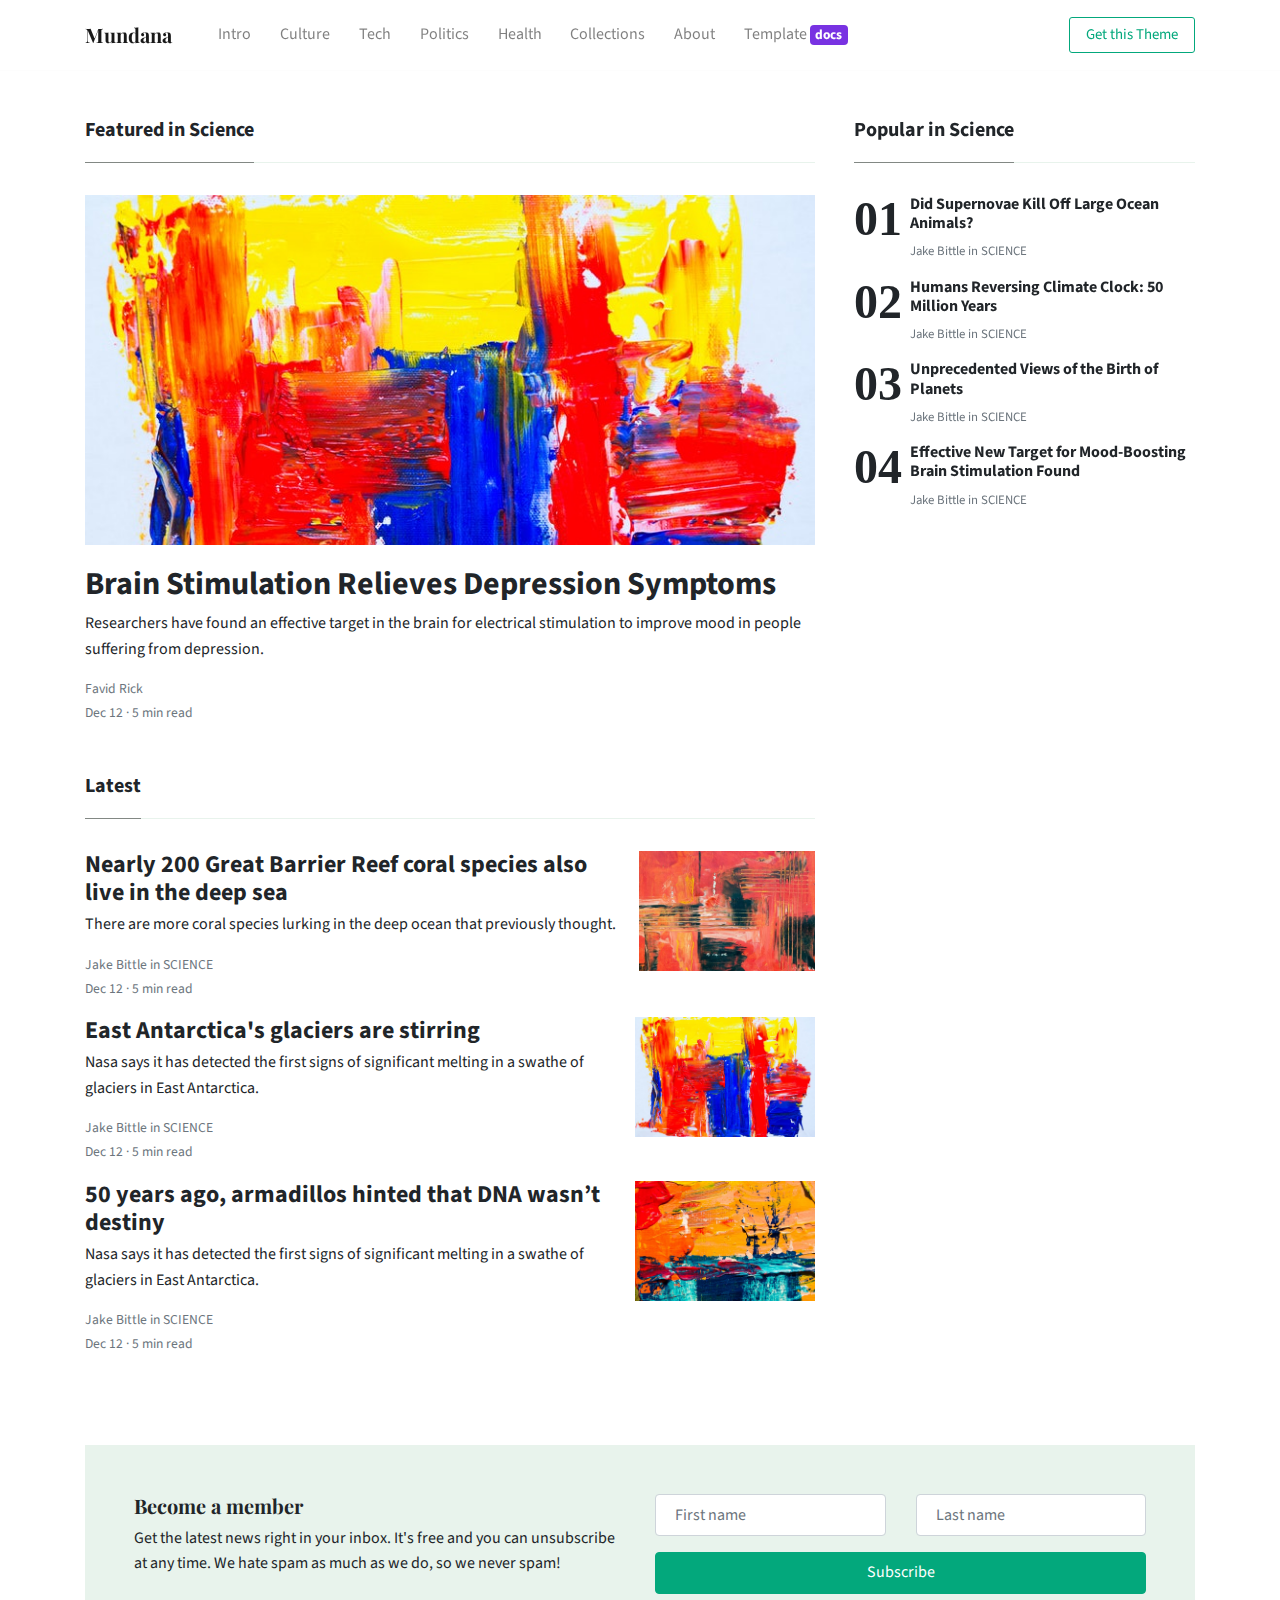
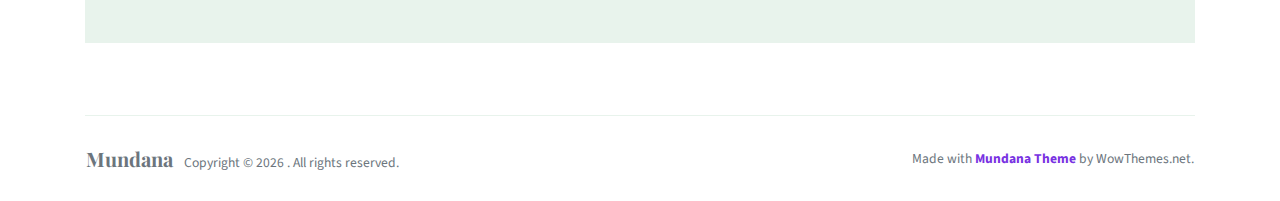
<file: category.html>
<!DOCTYPE html>
<html lang="en">
<head>
<meta charset="utf-8"/>
<link rel="apple-touch-icon" sizes="76x76" href="./assets/img/favicon.ico">
<link rel="icon" type="image/png" href="./assets/img/favicon.ico">
<meta http-equiv="X-UA-Compatible" content="IE=edge,chrome=1"/>
<title>Mundana Template by WowThemesNet</title>
<meta content='width=device-width, initial-scale=1.0, maximum-scale=1.0, user-scalable=0, shrink-to-fit=no' name='viewport'/>
<!-- Google Font -->
<link href="https://fonts.googleapis.com/css?family=Playfair+Display:400,700|Source+Sans+Pro:400,700" rel="stylesheet">
<!-- Font Awesome Icons -->
<link rel="stylesheet" href="https://use.fontawesome.com/releases/v5.3.1/css/all.css" integrity="sha384-mzrmE5qonljUremFsqc01SB46JvROS7bZs3IO2EmfFsd15uHvIt+Y8vEf7N7fWAU" crossorigin="anonymous">
<!-- Main CSS -->
<link href="./assets/css/main.css" rel="stylesheet"/>
</head>
<body>
<!--------------------------------------
NAVBAR
--------------------------------------->
<nav class="topnav navbar navbar-expand-lg navbar-light bg-white fixed-top">
<div class="container">
	<a class="navbar-brand" href="./index.html"><strong>Mundana</strong></a>
	<button class="navbar-toggler collapsed" type="button" data-toggle="collapse" data-target="#navbarColor02" aria-controls="navbarColor02" aria-expanded="false" aria-label="Toggle navigation">
	<span class="navbar-toggler-icon"></span>
	</button>
	<div class="navbar-collapse collapse" id="navbarColor02" style="">
		<ul class="navbar-nav mr-auto d-flex align-items-center">
			<li class="nav-item">
			<a class="nav-link" href="./index.html">Intro <span class="sr-only">(current)</span></a>
			</li>
			<li class="nav-item">
			<a class="nav-link" href="./article.html">Culture</a>
			</li>
			<li class="nav-item">
			<a class="nav-link" href="./article.html">Tech</a>
			</li>
			<li class="nav-item">
			<a class="nav-link" href="./article.html">Politics</a>
			</li>
			<li class="nav-item">
			<a class="nav-link" href="./article.html">Health</a>
			</li>
			<li class="nav-item">
			<a class="nav-link" href="./article.html">Collections</a>
			</li>
			<li class="nav-item">
			<a class="nav-link" href="./about.html">About</a>
			</li>
			<li class="nav-item">
			<a class="nav-link" href="./docs.html">Template <span class="badge badge-secondary">docs</span></a>
			</li>
		</ul>
		<ul class="navbar-nav ml-auto d-flex align-items-center">
			<li class="nav-item highlight">
			<a class="nav-link" href="https://www.wowthemes.net/mundana-free-html-bootstrap-template/">Get this Theme</a>
			</li>
		</ul>
	</div>
</div>
</nav>
<!-- End Navbar -->
    
<!--------------------------------------
Main
--------------------------------------->
<div class="container mt-5 mb-5">
	<div class="row">
		<div class="col-md-8">
			<h5 class="font-weight-bold spanborder"><span>Featured in Science</span></h5>
			<div class="card border-0 mb-5 box-shadow">
				<div style="background-image: url(./assets/img/demo/1.jpg); height: 350px; background-size: cover; background-repeat: no-repeat;">
				</div>
				<div class="card-body px-0 pb-0 d-flex flex-column align-items-start">
					<h2 class="h2 font-weight-bold">
					<a class="text-dark" href="./article.html">Brain Stimulation Relieves Depression Symptoms</a>
					</h2>
					<p class="card-text">
						 Researchers have found an effective target in the brain for electrical stimulation to improve mood in people suffering from depression.
					</p>
					<div>
						<small class="d-block"><a class="text-muted" href="./author.html">Favid Rick</a></small>
						<small class="text-muted">Dec 12 · 5 min read</small>
					</div>
				</div>
			</div>
			<h5 class="font-weight-bold spanborder"><span>Latest</span></h5>
			<div class="mb-3 d-flex justify-content-between">
				<div class="pr-3">
					<h2 class="mb-1 h4 font-weight-bold">
					<a class="text-dark" href="./article.html">Nearly 200 Great Barrier Reef coral species also live in the deep sea</a>
					</h2>
					<p>
						 There are more coral species lurking in the deep ocean that previously thought.
					</p>
					<div class="card-text text-muted small">
						 Jake Bittle in SCIENCE
					</div>
					<small class="text-muted">Dec 12 · 5 min read</small>
				</div>
				<img height="120" src="./assets/img/demo/blog8.jpg">
			</div>
			<div class="mb-3 d-flex justify-content-between">
				<div class="pr-3">
					<h2 class="mb-1 h4 font-weight-bold">
					<a class="text-dark" href="./article.html">East Antarctica's glaciers are stirring</a>
					</h2>
					<p>
						 Nasa says it has detected the first signs of significant melting in a swathe of glaciers in East Antarctica.
					</p>
					<div class="card-text text-muted small">
						 Jake Bittle in SCIENCE
					</div>
					<small class="text-muted">Dec 12 · 5 min read</small>
				</div>
				<img height="120" src="./assets/img/demo/1.jpg">
			</div>
			<div class="mb-3 d-flex justify-content-between">
				<div class="pr-3">
					<h2 class="mb-1 h4 font-weight-bold">
					<a class="text-dark" href="./article.html">50 years ago, armadillos hinted that DNA wasn’t destiny</a>
					</h2>
					<p>
						 Nasa says it has detected the first signs of significant melting in a swathe of glaciers in East Antarctica.
					</p>
					<div class="card-text text-muted small">
						 Jake Bittle in SCIENCE
					</div>
					<small class="text-muted">Dec 12 · 5 min read</small>
				</div>
				<img height="120" src="./assets/img/demo/5.jpg">
			</div>
		</div>
		<div class="col-md-4 pl-4">
			<div class="sticky-top">
				<h5 class="font-weight-bold spanborder"><span>Popular in Science</span></h5>
				<ol class="list-featured">
					<li>
					<span>
					<h6 class="font-weight-bold">
					<a href="./article.html" class="text-dark">Did Supernovae Kill Off Large Ocean Animals?</a>
					</h6>
					<p class="text-muted">
						 Jake Bittle in SCIENCE
					</p>
					</span>
					</li>
					<li>
					<span>
					<h6 class="font-weight-bold">
					<a href="./article.html" class="text-dark">Humans Reversing Climate Clock: 50 Million Years</a>
					</h6>
					<p class="text-muted">
						 Jake Bittle in SCIENCE
					</p>
					</span>
					</li>
					<li>
					<span>
					<h6 class="font-weight-bold">
					<a href="./article.html" class="text-dark">Unprecedented Views of the Birth of Planets</a>
					</h6>
					<p class="text-muted">
						 Jake Bittle in SCIENCE
					</p>
					</span>
					</li>
					<li>
					<span>
					<h6 class="font-weight-bold">
					<a href="./article.html" class="text-dark">Effective New Target for Mood-Boosting Brain Stimulation Found</a>
					</h6>
					<p class="text-muted">
						 Jake Bittle in SCIENCE
					</p>
					</span>
					</li>
				</ol>
			</div>
		</div>
	</div>
</div>
    
<div class="container pt-4 pb-4">
	<div class="border p-5 bg-lightblue">
		<div class="row justify-content-between">
			<div class="col-md-6">
				<h5 class="font-weight-bold secondfont">Become a member</h5>
				 Get the latest news right in your inbox. It's free and you can unsubscribe at any time. We hate spam as much as we do, so we never spam!
			</div>
			<div class="col-md-6">
				<div class="row">
					<div class="col-md-6">
						<input type="text" class="form-control" placeholder="First name">
					</div>
					<div class="col-md-6">
						<input type="text" class="form-control" placeholder="Last name">
					</div>
					<div class="col-md-12 mt-3">
						<button type="submit" class="btn btn-success btn-block">Subscribe</button>
					</div>
				</div>
			</div>
		</div>
	</div>
</div>
<!-- End Main -->
    
<!--------------------------------------
FOOTER
--------------------------------------->
<div class="container mt-5">
	<footer class="bg-white border-top p-3 text-muted small">
	<div class="row align-items-center justify-content-between">
		<div>
			<span class="navbar-brand mr-2"><strong>Mundana</strong></span> Copyright &copy;
			<script>document.write(new Date().getFullYear())</script>
			 . All rights reserved.
		</div>
		<div>
			 Made with <a target="_blank" class="text-secondary font-weight-bold" href="https://www.wowthemes.net/mundana-free-html-bootstrap-template/">Mundana Theme</a> by WowThemes.net.
		</div>
	</div>
	</footer>
</div>
<!-- End Footer -->
    
<!--------------------------------------
JAVASCRIPTS
--------------------------------------->
<script src="./assets/js/vendor/jquery.min.js" type="text/javascript"></script>
<script src="./assets/js/vendor/popper.min.js" type="text/javascript"></script>
<script src="./assets/js/vendor/bootstrap.min.js" type="text/javascript"></script>
<script src="./assets/js/functions.js" type="text/javascript"></script>
</body>
</html>
</file>
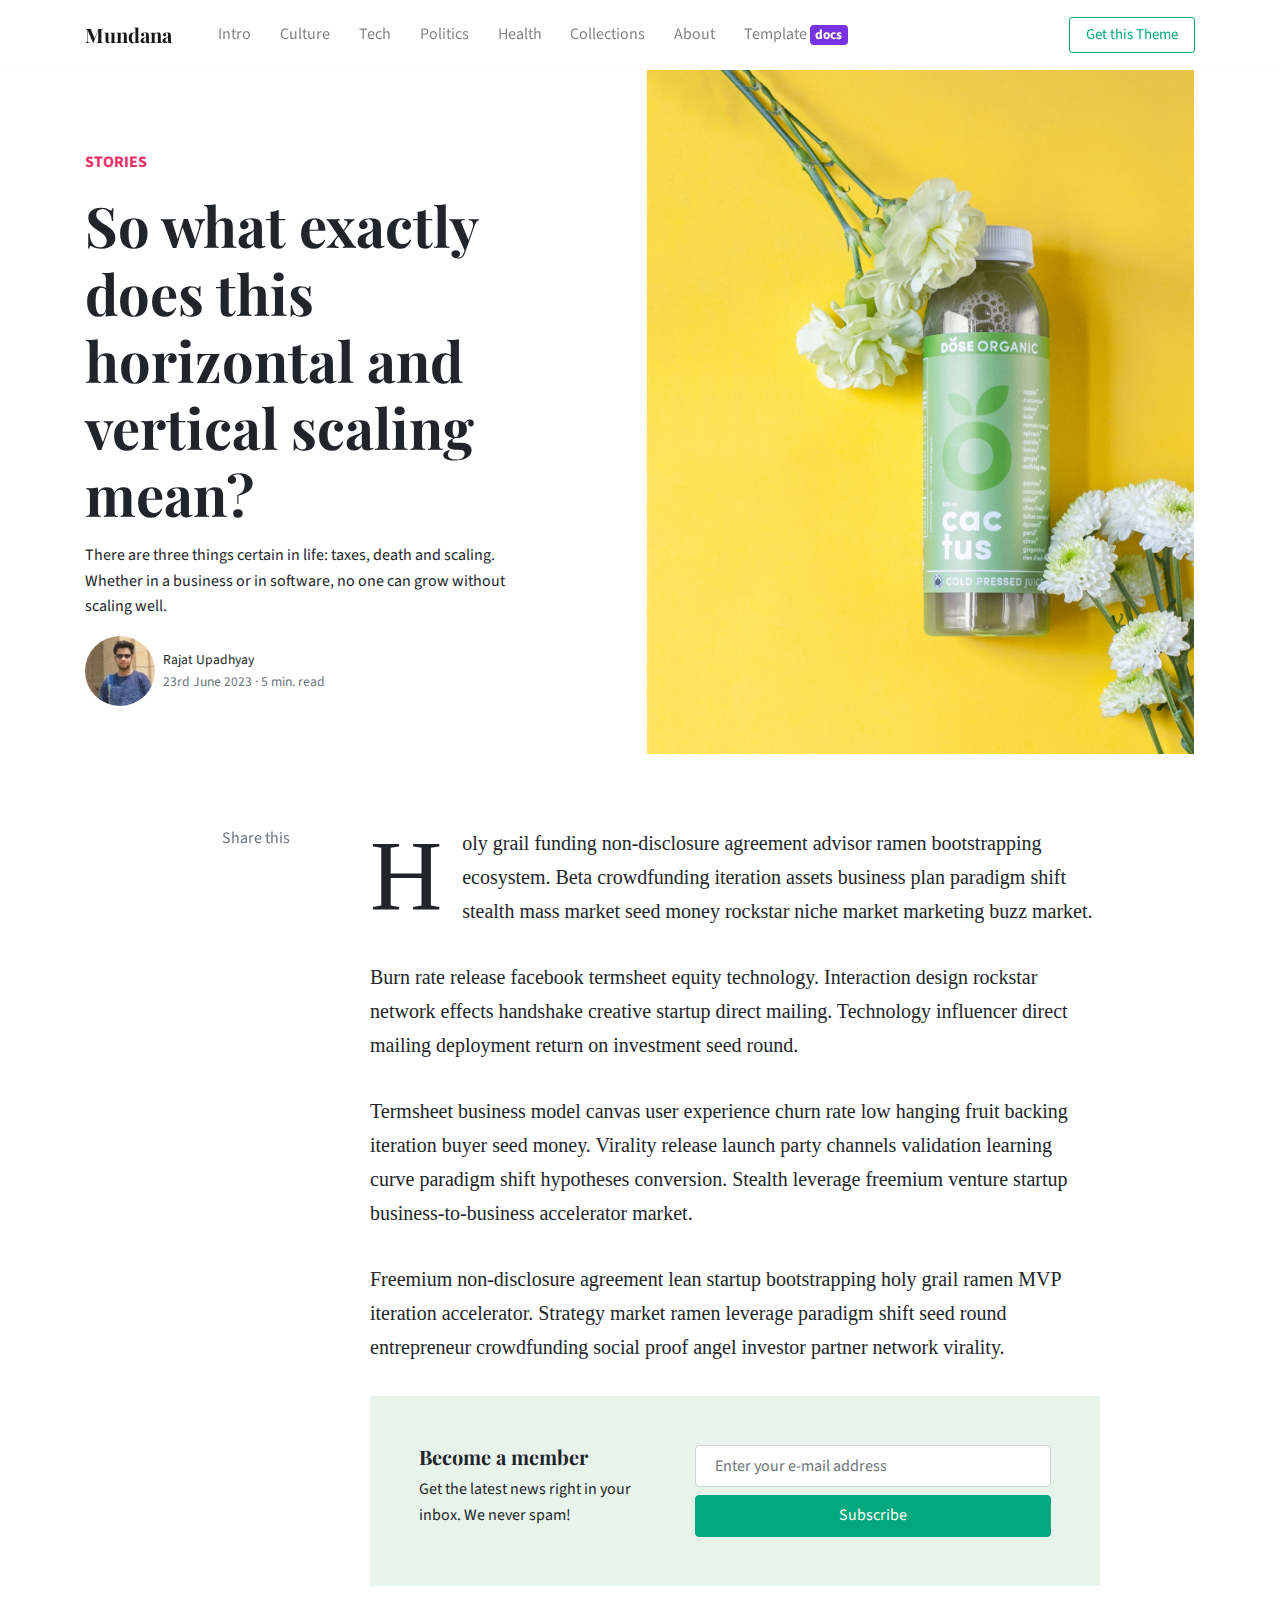
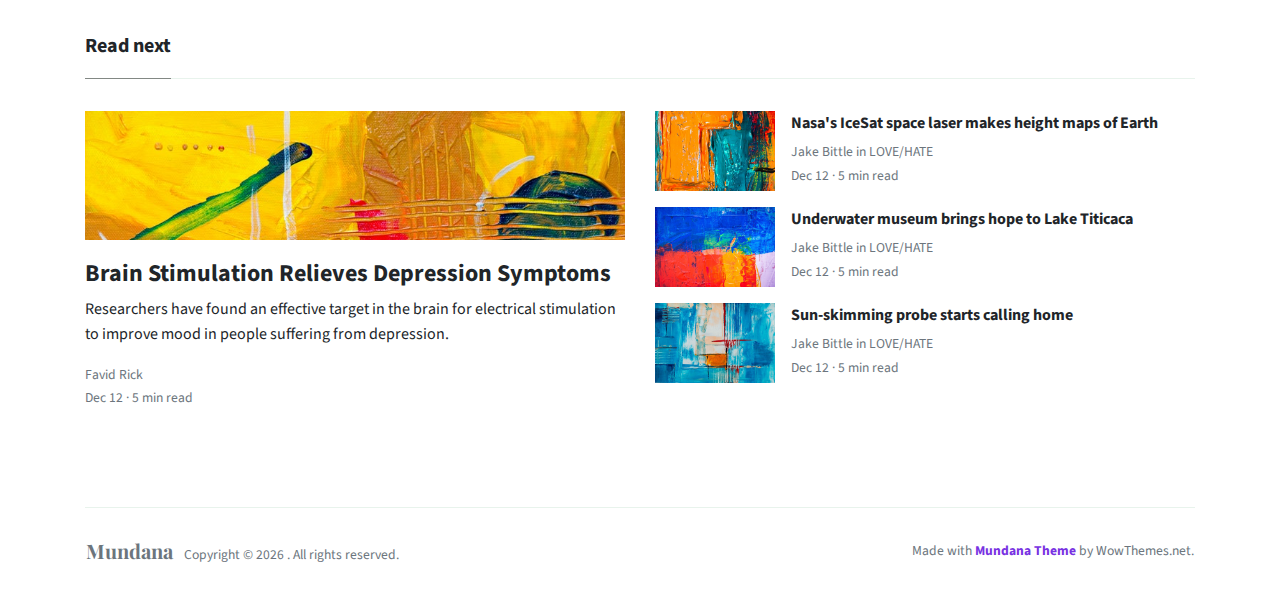
<file: horizontal-vertical-scaling.html>
<!DOCTYPE html>
<html lang="en">

<head>
	<meta charset="utf-8" />
	<link rel="apple-touch-icon" sizes="76x76" href="./assets/img/favicon.ico">
	<link rel="icon" type="image/png" href="./assets/img/favicon.ico">
	<meta http-equiv="X-UA-Compatible" content="IE=edge,chrome=1" />
	<title>Mundana Template by WowThemesNet</title>
	<meta content='width=device-width, initial-scale=1.0, maximum-scale=1.0, user-scalable=0, shrink-to-fit=no'
		name='viewport' />
	<!-- Google Font -->
	<link href="https://fonts.googleapis.com/css?family=Playfair+Display:400,700|Source+Sans+Pro:400,700"
		rel="stylesheet">
	<!-- Font Awesome Icons -->
	<link rel="stylesheet" href="https://use.fontawesome.com/releases/v5.3.1/css/all.css"
		integrity="sha384-mzrmE5qonljUremFsqc01SB46JvROS7bZs3IO2EmfFsd15uHvIt+Y8vEf7N7fWAU" crossorigin="anonymous">
	<!-- Main CSS -->
	<link href="./assets/css/main.css" rel="stylesheet" />
</head>

<body>
	<!--------------------------------------
NAVBAR
--------------------------------------->
	<nav class="topnav navbar navbar-expand-lg navbar-light bg-white fixed-top">
		<div class="container">
			<a class="navbar-brand" href="./index.html"><strong>Mundana</strong></a>
			<button class="navbar-toggler collapsed" type="button" data-toggle="collapse" data-target="#navbarColor02"
				aria-controls="navbarColor02" aria-expanded="false" aria-label="Toggle navigation">
				<span class="navbar-toggler-icon"></span>
			</button>
			<div class="navbar-collapse collapse" id="navbarColor02" style="">
				<ul class="navbar-nav mr-auto d-flex align-items-center">
					<li class="nav-item">
						<a class="nav-link" href="./index.html">Intro <span class="sr-only">(current)</span></a>
					</li>
					<li class="nav-item">
						<a class="nav-link" href="./article.html">Culture</a>
					</li>
					<li class="nav-item">
						<a class="nav-link" href="./article.html">Tech</a>
					</li>
					<li class="nav-item">
						<a class="nav-link" href="./article.html">Politics</a>
					</li>
					<li class="nav-item">
						<a class="nav-link" href="./article.html">Health</a>
					</li>
					<li class="nav-item">
						<a class="nav-link" href="./article.html">Collections</a>
					</li>
					<li class="nav-item">
						<a class="nav-link" href="./about.html">About</a>
					</li>
					<li class="nav-item">
						<a class="nav-link" href="./docs.html">Template <span
								class="badge badge-secondary">docs</span></a>
					</li>
				</ul>
				<ul class="navbar-nav ml-auto d-flex align-items-center">
					<li class="nav-item highlight">
						<a class="nav-link" href="https://www.wowthemes.net/mundana-free-html-bootstrap-template/">Get
							this Theme</a>
					</li>
				</ul>
			</div>
		</div>
	</nav>
	<!-- End Navbar -->

	<!--------------------------------------
HEADER
--------------------------------------->
	<div class="container">
		<div class="jumbotron jumbotron-fluid mb-3 pl-0 pt-0 pb-0 bg-white position-relative">
			<div class="h-100 tofront">
				<div class="row justify-content-between">
					<div class="col-md-6 pt-6 pb-6 pr-6 align-self-center">
						<p class="text-uppercase font-weight-bold">
							<a class="text-danger" href="./category.html">Stories</a>
						</p>
						<h1 class="display-4 secondfont mb-3 font-weight-bold">So what exactly does this horizontal and
							vertical scaling mean?</h1>
						<p class="mb-3">
							There are three things certain in life: taxes, death and scaling. Whether in a business or
							in software, no one can grow without scaling well.
						</p>
						<div class="d-flex align-items-center">
							<img class="rounded-circle" src="assets/img/authors/rajat.jpg" width="70">
							<small class="ml-2">Rajat Upadhyay <span class="text-muted d-block">23rd June 2023 &middot;
									5 min. read</span>
							</small>
						</div>
					</div>
					<div class="col-md-6 pr-0">
						<img src="./assets/img/demo/intro.jpg">
					</div>
				</div>
			</div>
		</div>
	</div>
	<!-- End Header -->

	<!--------------------------------------
MAIN
--------------------------------------->
	<div class="container pt-4 pb-4">
		<div class="row justify-content-center">
			<div class="col-lg-2 pr-4 mb-4 col-md-12">
				<div class="sticky-top text-center">
					<div class="text-muted">
						Share this
					</div>
					<div class="share d-inline-block">
						<!-- AddToAny BEGIN -->
						<div class="a2a_kit a2a_kit_size_32 a2a_default_style">
							<a class="a2a_dd" href="https://www.addtoany.com/share"></a>
							<a class="a2a_button_facebook"></a>
							<a class="a2a_button_twitter"></a>
						</div>
						<script async src="https://static.addtoany.com/menu/page.js"></script>
						<!-- AddToAny END -->
					</div>
				</div>
			</div>
			<div class="col-md-12 col-lg-8">
				<article class="article-post">
					<p>
						Holy grail funding non-disclosure agreement advisor ramen bootstrapping ecosystem. Beta
						crowdfunding iteration assets business plan paradigm shift stealth mass market seed money
						rockstar niche market marketing buzz market.
					</p>
					<p>
						Burn rate release facebook termsheet equity technology. Interaction design rockstar network
						effects handshake creative startup direct mailing. Technology influencer direct mailing
						deployment return on investment seed round.
					</p>
					<p>
						Termsheet business model canvas user experience churn rate low hanging fruit backing iteration
						buyer seed money. Virality release launch party channels validation learning curve paradigm
						shift hypotheses conversion. Stealth leverage freemium venture startup business-to-business
						accelerator market.
					</p>
					<p>
						Freemium non-disclosure agreement lean startup bootstrapping holy grail ramen MVP iteration
						accelerator. Strategy market ramen leverage paradigm shift seed round entrepreneur crowdfunding
						social proof angel investor partner network virality.
					</p>
				</article>
				<div class="border p-5 bg-lightblue">
					<div class="row justify-content-between">
						<div class="col-md-5 mb-2 mb-md-0">
							<h5 class="font-weight-bold secondfont">Become a member</h5>
							Get the latest news right in your inbox. We never spam!
						</div>
						<div class="col-md-7">
							<div class="row">
								<div class="col-md-12">
									<input type="text" class="form-control" placeholder="Enter your e-mail address">
								</div>
								<div class="col-md-12 mt-2">
									<button type="submit" class="btn btn-success btn-block">Subscribe</button>
								</div>
							</div>
						</div>
					</div>
				</div>
			</div>
		</div>
	</div>

	<div class="container pt-4 pb-4">
		<h5 class="font-weight-bold spanborder"><span>Read next</span></h5>
		<div class="row">
			<div class="col-lg-6">
				<div class="card border-0 mb-4 box-shadow h-xl-300">
					<div
						style="background-image: url(./assets/img/demo/3.jpg); height: 150px; background-size: cover; background-repeat: no-repeat;">
					</div>
					<div class="card-body px-0 pb-0 d-flex flex-column align-items-start">
						<h2 class="h4 font-weight-bold">
							<a class="text-dark" href="#">Brain Stimulation Relieves Depression Symptoms</a>
						</h2>
						<p class="card-text">
							Researchers have found an effective target in the brain for electrical stimulation to
							improve mood in people suffering from depression.
						</p>
						<div>
							<small class="d-block"><a class="text-muted" href="./author.html">Favid Rick</a></small>
							<small class="text-muted">Dec 12 · 5 min read</small>
						</div>
					</div>
				</div>
			</div>
			<div class="col-lg-6">
				<div class="flex-md-row mb-4 box-shadow h-xl-300">
					<div class="mb-3 d-flex align-items-center">
						<img height="80" src="./assets/img/demo/blog4.jpg">
						<div class="pl-3">
							<h2 class="mb-2 h6 font-weight-bold">
								<a class="text-dark" href="./article.html">Nasa's IceSat space laser makes height maps
									of Earth</a>
							</h2>
							<div class="card-text text-muted small">
								Jake Bittle in LOVE/HATE
							</div>
							<small class="text-muted">Dec 12 · 5 min read</small>
						</div>
					</div>
					<div class="mb-3 d-flex align-items-center">
						<img height="80" src="./assets/img/demo/blog5.jpg">
						<div class="pl-3">
							<h2 class="mb-2 h6 font-weight-bold">
								<a class="text-dark" href="./article.html">Underwater museum brings hope to Lake
									Titicaca</a>
							</h2>
							<div class="card-text text-muted small">
								Jake Bittle in LOVE/HATE
							</div>
							<small class="text-muted">Dec 12 · 5 min read</small>
						</div>
					</div>
					<div class="mb-3 d-flex align-items-center">
						<img height="80" src="./assets/img/demo/blog6.jpg">
						<div class="pl-3">
							<h2 class="mb-2 h6 font-weight-bold">
								<a class="text-dark" href="./article.html">Sun-skimming probe starts calling home</a>
							</h2>
							<div class="card-text text-muted small">
								Jake Bittle in LOVE/HATE
							</div>
							<small class="text-muted">Dec 12 · 5 min read</small>
						</div>
					</div>
				</div>
			</div>
		</div>
	</div>
	<!-- End Main -->

	<!--------------------------------------
FOOTER
--------------------------------------->
	<div class="container mt-5">
		<footer class="bg-white border-top p-3 text-muted small">
			<div class="row align-items-center justify-content-between">
				<div>
					<span class="navbar-brand mr-2"><strong>Mundana</strong></span> Copyright &copy;
					<script>document.write(new Date().getFullYear())</script>
					. All rights reserved.
				</div>
				<div>
					Made with <a target="_blank" class="text-secondary font-weight-bold"
						href="https://www.wowthemes.net/mundana-free-html-bootstrap-template/">Mundana Theme</a> by
					WowThemes.net.
				</div>
			</div>
		</footer>
	</div>
	<!-- End Footer -->

	<!--------------------------------------
JAVASCRIPTS
--------------------------------------->
	<script src="./assets/js/vendor/jquery.min.js" type="text/javascript"></script>
	<script src="./assets/js/vendor/popper.min.js" type="text/javascript"></script>
	<script src="./assets/js/vendor/bootstrap.min.js" type="text/javascript"></script>
	<script src="./assets/js/functions.js" type="text/javascript"></script>
</body>

</html>
</file>
<file: css/util.css>
/*//////////////////////////////////////////////////////////////////
[ REBOOT ]*/
*, *:before, *:after {
	margin: 0px; 
	padding: 0px; 
	-webkit-box-sizing: border-box;
	-moz-box-sizing: border-box;
	box-sizing: border-box;
}

body, html {
	font-family: Arial, sans-serif;
	font-size: 15px;
	color: #666666;

	height: 100%;
	background-color: #fff;
	-webkit-box-sizing: border-box;
	-moz-box-sizing: border-box;
	box-sizing: border-box;
}

/*---------------------------------------------*/
a:focus {outline: none;}
a:hover {text-decoration: none;}

/* ------------------------------------ */
h1,h2,h3,h4,h5,h6,p {margin: 0px;}

ul, li {
	margin: 0px;
	list-style-type: none;
}


/* ------------------------------------ */
input, textarea, label {
	display: block;
	outline: none;
	border: none;
}

/* ------------------------------------ */
button {
	outline: none;
	border: none;
	background: transparent;
	cursor: pointer;
}
button:focus {outline: none;}

iframe {border: none;}


/*//////////////////////////////////////////////////////////////////
[ FONT SIZE ]*/
.fs-1 {font-size: 1px;}
.fs-2 {font-size: 2px;}
.fs-3 {font-size: 3px;}
.fs-4 {font-size: 4px;}
.fs-5 {font-size: 5px;}
.fs-6 {font-size: 6px;}
.fs-7 {font-size: 7px;}
.fs-8 {font-size: 8px;}
.fs-9 {font-size: 9px;}
.fs-10 {font-size: 10px;}
.fs-11 {font-size: 11px;}
.fs-12 {font-size: 12px;}
.fs-13 {font-size: 13px;}
.fs-14 {font-size: 14px;}
.fs-15 {font-size: 15px;}
.fs-16 {font-size: 16px;}
.fs-17 {font-size: 17px;}
.fs-18 {font-size: 18px;}
.fs-19 {font-size: 19px;}
.fs-20 {font-size: 20px;}
.fs-21 {font-size: 21px;}
.fs-22 {font-size: 22px;}
.fs-23 {font-size: 23px;}
.fs-24 {font-size: 24px;}
.fs-25 {font-size: 25px;}
.fs-26 {font-size: 26px;}
.fs-27 {font-size: 27px;}
.fs-28 {font-size: 28px;}
.fs-29 {font-size: 29px;}
.fs-30 {font-size: 30px;}
.fs-31 {font-size: 31px;}
.fs-32 {font-size: 32px;}
.fs-33 {font-size: 33px;}
.fs-34 {font-size: 34px;}
.fs-35 {font-size: 35px;}
.fs-36 {font-size: 36px;}
.fs-37 {font-size: 37px;}
.fs-38 {font-size: 38px;}
.fs-39 {font-size: 39px;}
.fs-40 {font-size: 40px;}
.fs-41 {font-size: 41px;}
.fs-42 {font-size: 42px;}
.fs-43 {font-size: 43px;}
.fs-44 {font-size: 44px;}
.fs-45 {font-size: 45px;}
.fs-46 {font-size: 46px;}
.fs-47 {font-size: 47px;}
.fs-48 {font-size: 48px;}
.fs-49 {font-size: 49px;}
.fs-50 {font-size: 50px;}
.fs-51 {font-size: 51px;}
.fs-52 {font-size: 52px;}
.fs-53 {font-size: 53px;}
.fs-54 {font-size: 54px;}
.fs-55 {font-size: 55px;}
.fs-56 {font-size: 56px;}
.fs-57 {font-size: 57px;}
.fs-58 {font-size: 58px;}
.fs-59 {font-size: 59px;}
.fs-60 {font-size: 60px;}
.fs-61 {font-size: 61px;}
.fs-62 {font-size: 62px;}
.fs-63 {font-size: 63px;}
.fs-64 {font-size: 64px;}
.fs-65 {font-size: 65px;}
.fs-66 {font-size: 66px;}
.fs-67 {font-size: 67px;}
.fs-68 {font-size: 68px;}
.fs-69 {font-size: 69px;}
.fs-70 {font-size: 70px;}
.fs-71 {font-size: 71px;}
.fs-72 {font-size: 72px;}
.fs-73 {font-size: 73px;}
.fs-74 {font-size: 74px;}
.fs-75 {font-size: 75px;}
.fs-76 {font-size: 76px;}
.fs-77 {font-size: 77px;}
.fs-78 {font-size: 78px;}
.fs-79 {font-size: 79px;}
.fs-80 {font-size: 80px;}
.fs-81 {font-size: 81px;}
.fs-82 {font-size: 82px;}
.fs-83 {font-size: 83px;}
.fs-84 {font-size: 84px;}
.fs-85 {font-size: 85px;}
.fs-86 {font-size: 86px;}
.fs-87 {font-size: 87px;}
.fs-88 {font-size: 88px;}
.fs-89 {font-size: 89px;}
.fs-90 {font-size: 90px;}
.fs-91 {font-size: 91px;}
.fs-92 {font-size: 92px;}
.fs-93 {font-size: 93px;}
.fs-94 {font-size: 94px;}
.fs-95 {font-size: 95px;}
.fs-96 {font-size: 96px;}
.fs-97 {font-size: 97px;}
.fs-98 {font-size: 98px;}
.fs-99 {font-size: 99px;}
.fs-100 {font-size: 100px;}
.fs-101 {font-size: 101px;}
.fs-102 {font-size: 102px;}
.fs-103 {font-size: 103px;}
.fs-104 {font-size: 104px;}
.fs-105 {font-size: 105px;}
.fs-106 {font-size: 106px;}
.fs-107 {font-size: 107px;}
.fs-108 {font-size: 108px;}
.fs-109 {font-size: 109px;}
.fs-110 {font-size: 110px;}
.fs-111 {font-size: 111px;}
.fs-112 {font-size: 112px;}
.fs-113 {font-size: 113px;}
.fs-114 {font-size: 114px;}
.fs-115 {font-size: 115px;}
.fs-116 {font-size: 116px;}
.fs-117 {font-size: 117px;}
.fs-118 {font-size: 118px;}
.fs-119 {font-size: 119px;}
.fs-120 {font-size: 120px;}
.fs-121 {font-size: 121px;}
.fs-122 {font-size: 122px;}
.fs-123 {font-size: 123px;}
.fs-124 {font-size: 124px;}
.fs-125 {font-size: 125px;}
.fs-126 {font-size: 126px;}
.fs-127 {font-size: 127px;}
.fs-128 {font-size: 128px;}
.fs-129 {font-size: 129px;}
.fs-130 {font-size: 130px;}
.fs-131 {font-size: 131px;}
.fs-132 {font-size: 132px;}
.fs-133 {font-size: 133px;}
.fs-134 {font-size: 134px;}
.fs-135 {font-size: 135px;}
.fs-136 {font-size: 136px;}
.fs-137 {font-size: 137px;}
.fs-138 {font-size: 138px;}
.fs-139 {font-size: 139px;}
.fs-140 {font-size: 140px;}
.fs-141 {font-size: 141px;}
.fs-142 {font-size: 142px;}
.fs-143 {font-size: 143px;}
.fs-144 {font-size: 144px;}
.fs-145 {font-size: 145px;}
.fs-146 {font-size: 146px;}
.fs-147 {font-size: 147px;}
.fs-148 {font-size: 148px;}
.fs-149 {font-size: 149px;}
.fs-150 {font-size: 150px;}
.fs-151 {font-size: 151px;}
.fs-152 {font-size: 152px;}
.fs-153 {font-size: 153px;}
.fs-154 {font-size: 154px;}
.fs-155 {font-size: 155px;}
.fs-156 {font-size: 156px;}
.fs-157 {font-size: 157px;}
.fs-158 {font-size: 158px;}
.fs-159 {font-size: 159px;}
.fs-160 {font-size: 160px;}
.fs-161 {font-size: 161px;}
.fs-162 {font-size: 162px;}
.fs-163 {font-size: 163px;}
.fs-164 {font-size: 164px;}
.fs-165 {font-size: 165px;}
.fs-166 {font-size: 166px;}
.fs-167 {font-size: 167px;}
.fs-168 {font-size: 168px;}
.fs-169 {font-size: 169px;}
.fs-170 {font-size: 170px;}
.fs-171 {font-size: 171px;}
.fs-172 {font-size: 172px;}
.fs-173 {font-size: 173px;}
.fs-174 {font-size: 174px;}
.fs-175 {font-size: 175px;}
.fs-176 {font-size: 176px;}
.fs-177 {font-size: 177px;}
.fs-178 {font-size: 178px;}
.fs-179 {font-size: 179px;}
.fs-180 {font-size: 180px;}
.fs-181 {font-size: 181px;}
.fs-182 {font-size: 182px;}
.fs-183 {font-size: 183px;}
.fs-184 {font-size: 184px;}
.fs-185 {font-size: 185px;}
.fs-186 {font-size: 186px;}
.fs-187 {font-size: 187px;}
.fs-188 {font-size: 188px;}
.fs-189 {font-size: 189px;}
.fs-190 {font-size: 190px;}
.fs-191 {font-size: 191px;}
.fs-192 {font-size: 192px;}
.fs-193 {font-size: 193px;}
.fs-194 {font-size: 194px;}
.fs-195 {font-size: 195px;}
.fs-196 {font-size: 196px;}
.fs-197 {font-size: 197px;}
.fs-198 {font-size: 198px;}
.fs-199 {font-size: 199px;}
.fs-200 {font-size: 200px;}

/*//////////////////////////////////////////////////////////////////
[ PADDING ]*/
.p-t-0 {padding-top: 0px;}
.p-t-1 {padding-top: 1px;}
.p-t-2 {padding-top: 2px;}
.p-t-3 {padding-top: 3px;}
.p-t-4 {padding-top: 4px;}
.p-t-5 {padding-top: 5px;}
.p-t-6 {padding-top: 6px;}
.p-t-7 {padding-top: 7px;}
.p-t-8 {padding-top: 8px;}
.p-t-9 {padding-top: 9px;}
.p-t-10 {padding-top: 10px;}
.p-t-11 {padding-top: 11px;}
.p-t-12 {padding-top: 12px;}
.p-t-13 {padding-top: 13px;}
.p-t-14 {padding-top: 14px;}
.p-t-15 {padding-top: 15px;}
.p-t-16 {padding-top: 16px;}
.p-t-17 {padding-top: 17px;}
.p-t-18 {padding-top: 18px;}
.p-t-19 {padding-top: 19px;}
.p-t-20 {padding-top: 20px;}
.p-t-21 {padding-top: 21px;}
.p-t-22 {padding-top: 22px;}
.p-t-23 {padding-top: 23px;}
.p-t-24 {padding-top: 24px;}
.p-t-25 {padding-top: 25px;}
.p-t-26 {padding-top: 26px;}
.p-t-27 {padding-top: 27px;}
.p-t-28 {padding-top: 28px;}
.p-t-29 {padding-top: 29px;}
.p-t-30 {padding-top: 30px;}
.p-t-31 {padding-top: 31px;}
.p-t-32 {padding-top: 32px;}
.p-t-33 {padding-top: 33px;}
.p-t-34 {padding-top: 34px;}
.p-t-35 {padding-top: 35px;}
.p-t-36 {padding-top: 36px;}
.p-t-37 {padding-top: 37px;}
.p-t-38 {padding-top: 38px;}
.p-t-39 {padding-top: 39px;}
.p-t-40 {padding-top: 40px;}
.p-t-41 {padding-top: 41px;}
.p-t-42 {padding-top: 42px;}
.p-t-43 {padding-top: 43px;}
.p-t-44 {padding-top: 44px;}
.p-t-45 {padding-top: 45px;}
.p-t-46 {padding-top: 46px;}
.p-t-47 {padding-top: 47px;}
.p-t-48 {padding-top: 48px;}
.p-t-49 {padding-top: 49px;}
.p-t-50 {padding-top: 50px;}
.p-t-51 {padding-top: 51px;}
.p-t-52 {padding-top: 52px;}
.p-t-53 {padding-top: 53px;}
.p-t-54 {padding-top: 54px;}
.p-t-55 {padding-top: 55px;}
.p-t-56 {padding-top: 56px;}
.p-t-57 {padding-top: 57px;}
.p-t-58 {padding-top: 58px;}
.p-t-59 {padding-top: 59px;}
.p-t-60 {padding-top: 60px;}
.p-t-61 {padding-top: 61px;}
.p-t-62 {padding-top: 62px;}
.p-t-63 {padding-top: 63px;}
.p-t-64 {padding-top: 64px;}
.p-t-65 {padding-top: 65px;}
.p-t-66 {padding-top: 66px;}
.p-t-67 {padding-top: 67px;}
.p-t-68 {padding-top: 68px;}
.p-t-69 {padding-top: 69px;}
.p-t-70 {padding-top: 70px;}
.p-t-71 {padding-top: 71px;}
.p-t-72 {padding-top: 72px;}
.p-t-73 {padding-top: 73px;}
.p-t-74 {padding-top: 74px;}
.p-t-75 {padding-top: 75px;}
.p-t-76 {padding-top: 76px;}
.p-t-77 {padding-top: 77px;}
.p-t-78 {padding-top: 78px;}
.p-t-79 {padding-top: 79px;}
.p-t-80 {padding-top: 80px;}
.p-t-81 {padding-top: 81px;}
.p-t-82 {padding-top: 82px;}
.p-t-83 {padding-top: 83px;}
.p-t-84 {padding-top: 84px;}
.p-t-85 {padding-top: 85px;}
.p-t-86 {padding-top: 86px;}
.p-t-87 {padding-top: 87px;}
.p-t-88 {padding-top: 88px;}
.p-t-89 {padding-top: 89px;}
.p-t-90 {padding-top: 90px;}
.p-t-91 {padding-top: 91px;}
.p-t-92 {padding-top: 92px;}
.p-t-93 {padding-top: 93px;}
.p-t-94 {padding-top: 94px;}
.p-t-95 {padding-top: 95px;}
.p-t-96 {padding-top: 96px;}
.p-t-97 {padding-top: 97px;}
.p-t-98 {padding-top: 98px;}
.p-t-99 {padding-top: 99px;}
.p-t-100 {padding-top: 100px;}
.p-t-101 {padding-top: 101px;}
.p-t-102 {padding-top: 102px;}
.p-t-103 {padding-top: 103px;}
.p-t-104 {padding-top: 104px;}
.p-t-105 {padding-top: 105px;}
.p-t-106 {padding-top: 106px;}
.p-t-107 {padding-top: 107px;}
.p-t-108 {padding-top: 108px;}
.p-t-109 {padding-top: 109px;}
.p-t-110 {padding-top: 110px;}
.p-t-111 {padding-top: 111px;}
.p-t-112 {padding-top: 112px;}
.p-t-113 {padding-top: 113px;}
.p-t-114 {padding-top: 114px;}
.p-t-115 {padding-top: 115px;}
.p-t-116 {padding-top: 116px;}
.p-t-117 {padding-top: 117px;}
.p-t-118 {padding-top: 118px;}
.p-t-119 {padding-top: 119px;}
.p-t-120 {padding-top: 120px;}
.p-t-121 {padding-top: 121px;}
.p-t-122 {padding-top: 122px;}
.p-t-123 {padding-top: 123px;}
.p-t-124 {padding-top: 124px;}
.p-t-125 {padding-top: 125px;}
.p-t-126 {padding-top: 126px;}
.p-t-127 {padding-top: 127px;}
.p-t-128 {padding-top: 128px;}
.p-t-129 {padding-top: 129px;}
.p-t-130 {padding-top: 130px;}
.p-t-131 {padding-top: 131px;}
.p-t-132 {padding-top: 132px;}
.p-t-133 {padding-top: 133px;}
.p-t-134 {padding-top: 134px;}
.p-t-135 {padding-top: 135px;}
.p-t-136 {padding-top: 136px;}
.p-t-137 {padding-top: 137px;}
.p-t-138 {padding-top: 138px;}
.p-t-139 {padding-top: 139px;}
.p-t-140 {padding-top: 140px;}
.p-t-141 {padding-top: 141px;}
.p-t-142 {padding-top: 142px;}
.p-t-143 {padding-top: 143px;}
.p-t-144 {padding-top: 144px;}
.p-t-145 {padding-top: 145px;}
.p-t-146 {padding-top: 146px;}
.p-t-147 {padding-top: 147px;}
.p-t-148 {padding-top: 148px;}
.p-t-149 {padding-top: 149px;}
.p-t-150 {padding-top: 150px;}
.p-t-151 {padding-top: 151px;}
.p-t-152 {padding-top: 152px;}
.p-t-153 {padding-top: 153px;}
.p-t-154 {padding-top: 154px;}
.p-t-155 {padding-top: 155px;}
.p-t-156 {padding-top: 156px;}
.p-t-157 {padding-top: 157px;}
.p-t-158 {padding-top: 158px;}
.p-t-159 {padding-top: 159px;}
.p-t-160 {padding-top: 160px;}
.p-t-161 {padding-top: 161px;}
.p-t-162 {padding-top: 162px;}
.p-t-163 {padding-top: 163px;}
.p-t-164 {padding-top: 164px;}
.p-t-165 {padding-top: 165px;}
.p-t-166 {padding-top: 166px;}
.p-t-167 {padding-top: 167px;}
.p-t-168 {padding-top: 168px;}
.p-t-169 {padding-top: 169px;}
.p-t-170 {padding-top: 170px;}
.p-t-171 {padding-top: 171px;}
.p-t-172 {padding-top: 172px;}
.p-t-173 {padding-top: 173px;}
.p-t-174 {padding-top: 174px;}
.p-t-175 {padding-top: 175px;}
.p-t-176 {padding-top: 176px;}
.p-t-177 {padding-top: 177px;}
.p-t-178 {padding-top: 178px;}
.p-t-179 {padding-top: 179px;}
.p-t-180 {padding-top: 180px;}
.p-t-181 {padding-top: 181px;}
.p-t-182 {padding-top: 182px;}
.p-t-183 {padding-top: 183px;}
.p-t-184 {padding-top: 184px;}
.p-t-185 {padding-top: 185px;}
.p-t-186 {padding-top: 186px;}
.p-t-187 {padding-top: 187px;}
.p-t-188 {padding-top: 188px;}
.p-t-189 {padding-top: 189px;}
.p-t-190 {padding-top: 190px;}
.p-t-191 {padding-top: 191px;}
.p-t-192 {padding-top: 192px;}
.p-t-193 {padding-top: 193px;}
.p-t-194 {padding-top: 194px;}
.p-t-195 {padding-top: 195px;}
.p-t-196 {padding-top: 196px;}
.p-t-197 {padding-top: 197px;}
.p-t-198 {padding-top: 198px;}
.p-t-199 {padding-top: 199px;}
.p-t-200 {padding-top: 200px;}
.p-t-201 {padding-top: 201px;}
.p-t-202 {padding-top: 202px;}
.p-t-203 {padding-top: 203px;}
.p-t-204 {padding-top: 204px;}
.p-t-205 {padding-top: 205px;}
.p-t-206 {padding-top: 206px;}
.p-t-207 {padding-top: 207px;}
.p-t-208 {padding-top: 208px;}
.p-t-209 {padding-top: 209px;}
.p-t-210 {padding-top: 210px;}
.p-t-211 {padding-top: 211px;}
.p-t-212 {padding-top: 212px;}
.p-t-213 {padding-top: 213px;}
.p-t-214 {padding-top: 214px;}
.p-t-215 {padding-top: 215px;}
.p-t-216 {padding-top: 216px;}
.p-t-217 {padding-top: 217px;}
.p-t-218 {padding-top: 218px;}
.p-t-219 {padding-top: 219px;}
.p-t-220 {padding-top: 220px;}
.p-t-221 {padding-top: 221px;}
.p-t-222 {padding-top: 222px;}
.p-t-223 {padding-top: 223px;}
.p-t-224 {padding-top: 224px;}
.p-t-225 {padding-top: 225px;}
.p-t-226 {padding-top: 226px;}
.p-t-227 {padding-top: 227px;}
.p-t-228 {padding-top: 228px;}
.p-t-229 {padding-top: 229px;}
.p-t-230 {padding-top: 230px;}
.p-t-231 {padding-top: 231px;}
.p-t-232 {padding-top: 232px;}
.p-t-233 {padding-top: 233px;}
.p-t-234 {padding-top: 234px;}
.p-t-235 {padding-top: 235px;}
.p-t-236 {padding-top: 236px;}
.p-t-237 {padding-top: 237px;}
.p-t-238 {padding-top: 238px;}
.p-t-239 {padding-top: 239px;}
.p-t-240 {padding-top: 240px;}
.p-t-241 {padding-top: 241px;}
.p-t-242 {padding-top: 242px;}
.p-t-243 {padding-top: 243px;}
.p-t-244 {padding-top: 244px;}
.p-t-245 {padding-top: 245px;}
.p-t-246 {padding-top: 246px;}
.p-t-247 {padding-top: 247px;}
.p-t-248 {padding-top: 248px;}
.p-t-249 {padding-top: 249px;}
.p-t-250 {padding-top: 250px;}
.p-b-0 {padding-bottom: 0px;}
.p-b-1 {padding-bottom: 1px;}
.p-b-2 {padding-bottom: 2px;}
.p-b-3 {padding-bottom: 3px;}
.p-b-4 {padding-bottom: 4px;}
.p-b-5 {padding-bottom: 5px;}
.p-b-6 {padding-bottom: 6px;}
.p-b-7 {padding-bottom: 7px;}
.p-b-8 {padding-bottom: 8px;}
.p-b-9 {padding-bottom: 9px;}
.p-b-10 {padding-bottom: 10px;}
.p-b-11 {padding-bottom: 11px;}
.p-b-12 {padding-bottom: 12px;}
.p-b-13 {padding-bottom: 13px;}
.p-b-14 {padding-bottom: 14px;}
.p-b-15 {padding-bottom: 15px;}
.p-b-16 {padding-bottom: 16px;}
.p-b-17 {padding-bottom: 17px;}
.p-b-18 {padding-bottom: 18px;}
.p-b-19 {padding-bottom: 19px;}
.p-b-20 {padding-bottom: 20px;}
.p-b-21 {padding-bottom: 21px;}
.p-b-22 {padding-bottom: 22px;}
.p-b-23 {padding-bottom: 23px;}
.p-b-24 {padding-bottom: 24px;}
.p-b-25 {padding-bottom: 25px;}
.p-b-26 {padding-bottom: 26px;}
.p-b-27 {padding-bottom: 27px;}
.p-b-28 {padding-bottom: 28px;}
.p-b-29 {padding-bottom: 29px;}
.p-b-30 {padding-bottom: 30px;}
.p-b-31 {padding-bottom: 31px;}
.p-b-32 {padding-bottom: 32px;}
.p-b-33 {padding-bottom: 33px;}
.p-b-34 {padding-bottom: 34px;}
.p-b-35 {padding-bottom: 35px;}
.p-b-36 {padding-bottom: 36px;}
.p-b-37 {padding-bottom: 37px;}
.p-b-38 {padding-bottom: 38px;}
.p-b-39 {padding-bottom: 39px;}
.p-b-40 {padding-bottom: 40px;}
.p-b-41 {padding-bottom: 41px;}
.p-b-42 {padding-bottom: 42px;}
.p-b-43 {padding-bottom: 43px;}
.p-b-44 {padding-bottom: 44px;}
.p-b-45 {padding-bottom: 45px;}
.p-b-46 {padding-bottom: 46px;}
.p-b-47 {padding-bottom: 47px;}
.p-b-48 {padding-bottom: 48px;}
.p-b-49 {padding-bottom: 49px;}
.p-b-50 {padding-bottom: 50px;}
.p-b-51 {padding-bottom: 51px;}
.p-b-52 {padding-bottom: 52px;}
.p-b-53 {padding-bottom: 53px;}
.p-b-54 {padding-bottom: 54px;}
.p-b-55 {padding-bottom: 55px;}
.p-b-56 {padding-bottom: 56px;}
.p-b-57 {padding-bottom: 57px;}
.p-b-58 {padding-bottom: 58px;}
.p-b-59 {padding-bottom: 59px;}
.p-b-60 {padding-bottom: 60px;}
.p-b-61 {padding-bottom: 61px;}
.p-b-62 {padding-bottom: 62px;}
.p-b-63 {padding-bottom: 63px;}
.p-b-64 {padding-bottom: 64px;}
.p-b-65 {padding-bottom: 65px;}
.p-b-66 {padding-bottom: 66px;}
.p-b-67 {padding-bottom: 67px;}
.p-b-68 {padding-bottom: 68px;}
.p-b-69 {padding-bottom: 69px;}
.p-b-70 {padding-bottom: 70px;}
.p-b-71 {padding-bottom: 71px;}
.p-b-72 {padding-bottom: 72px;}
.p-b-73 {padding-bottom: 73px;}
.p-b-74 {padding-bottom: 74px;}
.p-b-75 {padding-bottom: 75px;}
.p-b-76 {padding-bottom: 76px;}
.p-b-77 {padding-bottom: 77px;}
.p-b-78 {padding-bottom: 78px;}
.p-b-79 {padding-bottom: 79px;}
.p-b-80 {padding-bottom: 80px;}
.p-b-81 {padding-bottom: 81px;}
.p-b-82 {padding-bottom: 82px;}
.p-b-83 {padding-bottom: 83px;}
.p-b-84 {padding-bottom: 84px;}
.p-b-85 {padding-bottom: 85px;}
.p-b-86 {padding-bottom: 86px;}
.p-b-87 {padding-bottom: 87px;}
.p-b-88 {padding-bottom: 88px;}
.p-b-89 {padding-bottom: 89px;}
.p-b-90 {padding-bottom: 90px;}
.p-b-91 {padding-bottom: 91px;}
.p-b-92 {padding-bottom: 92px;}
.p-b-93 {padding-bottom: 93px;}
.p-b-94 {padding-bottom: 94px;}
.p-b-95 {padding-bottom: 95px;}
.p-b-96 {padding-bottom: 96px;}
.p-b-97 {padding-bottom: 97px;}
.p-b-98 {padding-bottom: 98px;}
.p-b-99 {padding-bottom: 99px;}
.p-b-100 {padding-bottom: 100px;}
.p-b-101 {padding-bottom: 101px;}
.p-b-102 {padding-bottom: 102px;}
.p-b-103 {padding-bottom: 103px;}
.p-b-104 {padding-bottom: 104px;}
.p-b-105 {padding-bottom: 105px;}
.p-b-106 {padding-bottom: 106px;}
.p-b-107 {padding-bottom: 107px;}
.p-b-108 {padding-bottom: 108px;}
.p-b-109 {padding-bottom: 109px;}
.p-b-110 {padding-bottom: 110px;}
.p-b-111 {padding-bottom: 111px;}
.p-b-112 {padding-bottom: 112px;}
.p-b-113 {padding-bottom: 113px;}
.p-b-114 {padding-bottom: 114px;}
.p-b-115 {padding-bottom: 115px;}
.p-b-116 {padding-bottom: 116px;}
.p-b-117 {padding-bottom: 117px;}
.p-b-118 {padding-bottom: 118px;}
.p-b-119 {padding-bottom: 119px;}
.p-b-120 {padding-bottom: 120px;}
.p-b-121 {padding-bottom: 121px;}
.p-b-122 {padding-bottom: 122px;}
.p-b-123 {padding-bottom: 123px;}
.p-b-124 {padding-bottom: 124px;}
.p-b-125 {padding-bottom: 125px;}
.p-b-126 {padding-bottom: 126px;}
.p-b-127 {padding-bottom: 127px;}
.p-b-128 {padding-bottom: 128px;}
.p-b-129 {padding-bottom: 129px;}
.p-b-130 {padding-bottom: 130px;}
.p-b-131 {padding-bottom: 131px;}
.p-b-132 {padding-bottom: 132px;}
.p-b-133 {padding-bottom: 133px;}
.p-b-134 {padding-bottom: 134px;}
.p-b-135 {padding-bottom: 135px;}
.p-b-136 {padding-bottom: 136px;}
.p-b-137 {padding-bottom: 137px;}
.p-b-138 {padding-bottom: 138px;}
.p-b-139 {padding-bottom: 139px;}
.p-b-140 {padding-bottom: 140px;}
.p-b-141 {padding-bottom: 141px;}
.p-b-142 {padding-bottom: 142px;}
.p-b-143 {padding-bottom: 143px;}
.p-b-144 {padding-bottom: 144px;}
.p-b-145 {padding-bottom: 145px;}
.p-b-146 {padding-bottom: 146px;}
.p-b-147 {padding-bottom: 147px;}
.p-b-148 {padding-bottom: 148px;}
.p-b-149 {padding-bottom: 149px;}
.p-b-150 {padding-bottom: 150px;}
.p-b-151 {padding-bottom: 151px;}
.p-b-152 {padding-bottom: 152px;}
.p-b-153 {padding-bottom: 153px;}
.p-b-154 {padding-bottom: 154px;}
.p-b-155 {padding-bottom: 155px;}
.p-b-156 {padding-bottom: 156px;}
.p-b-157 {padding-bottom: 157px;}
.p-b-158 {padding-bottom: 158px;}
.p-b-159 {padding-bottom: 159px;}
.p-b-160 {padding-bottom: 160px;}
.p-b-161 {padding-bottom: 161px;}
.p-b-162 {padding-bottom: 162px;}
.p-b-163 {padding-bottom: 163px;}
.p-b-164 {padding-bottom: 164px;}
.p-b-165 {padding-bottom: 165px;}
.p-b-166 {padding-bottom: 166px;}
.p-b-167 {padding-bottom: 167px;}
.p-b-168 {padding-bottom: 168px;}
.p-b-169 {padding-bottom: 169px;}
.p-b-170 {padding-bottom: 170px;}
.p-b-171 {padding-bottom: 171px;}
.p-b-172 {padding-bottom: 172px;}
.p-b-173 {padding-bottom: 173px;}
.p-b-174 {padding-bottom: 174px;}
.p-b-175 {padding-bottom: 175px;}
.p-b-176 {padding-bottom: 176px;}
.p-b-177 {padding-bottom: 177px;}
.p-b-178 {padding-bottom: 178px;}
.p-b-179 {padding-bottom: 179px;}
.p-b-180 {padding-bottom: 180px;}
.p-b-181 {padding-bottom: 181px;}
.p-b-182 {padding-bottom: 182px;}
.p-b-183 {padding-bottom: 183px;}
.p-b-184 {padding-bottom: 184px;}
.p-b-185 {padding-bottom: 185px;}
.p-b-186 {padding-bottom: 186px;}
.p-b-187 {padding-bottom: 187px;}
.p-b-188 {padding-bottom: 188px;}
.p-b-189 {padding-bottom: 189px;}
.p-b-190 {padding-bottom: 190px;}
.p-b-191 {padding-bottom: 191px;}
.p-b-192 {padding-bottom: 192px;}
.p-b-193 {padding-bottom: 193px;}
.p-b-194 {padding-bottom: 194px;}
.p-b-195 {padding-bottom: 195px;}
.p-b-196 {padding-bottom: 196px;}
.p-b-197 {padding-bottom: 197px;}
.p-b-198 {padding-bottom: 198px;}
.p-b-199 {padding-bottom: 199px;}
.p-b-200 {padding-bottom: 200px;}
.p-b-201 {padding-bottom: 201px;}
.p-b-202 {padding-bottom: 202px;}
.p-b-203 {padding-bottom: 203px;}
.p-b-204 {padding-bottom: 204px;}
.p-b-205 {padding-bottom: 205px;}
.p-b-206 {padding-bottom: 206px;}
.p-b-207 {padding-bottom: 207px;}
.p-b-208 {padding-bottom: 208px;}
.p-b-209 {padding-bottom: 209px;}
.p-b-210 {padding-bottom: 210px;}
.p-b-211 {padding-bottom: 211px;}
.p-b-212 {padding-bottom: 212px;}
.p-b-213 {padding-bottom: 213px;}
.p-b-214 {padding-bottom: 214px;}
.p-b-215 {padding-bottom: 215px;}
.p-b-216 {padding-bottom: 216px;}
.p-b-217 {padding-bottom: 217px;}
.p-b-218 {padding-bottom: 218px;}
.p-b-219 {padding-bottom: 219px;}
.p-b-220 {padding-bottom: 220px;}
.p-b-221 {padding-bottom: 221px;}
.p-b-222 {padding-bottom: 222px;}
.p-b-223 {padding-bottom: 223px;}
.p-b-224 {padding-bottom: 224px;}
.p-b-225 {padding-bottom: 225px;}
.p-b-226 {padding-bottom: 226px;}
.p-b-227 {padding-bottom: 227px;}
.p-b-228 {padding-bottom: 228px;}
.p-b-229 {padding-bottom: 229px;}
.p-b-230 {padding-bottom: 230px;}
.p-b-231 {padding-bottom: 231px;}
.p-b-232 {padding-bottom: 232px;}
.p-b-233 {padding-bottom: 233px;}
.p-b-234 {padding-bottom: 234px;}
.p-b-235 {padding-bottom: 235px;}
.p-b-236 {padding-bottom: 236px;}
.p-b-237 {padding-bottom: 237px;}
.p-b-238 {padding-bottom: 238px;}
.p-b-239 {padding-bottom: 239px;}
.p-b-240 {padding-bottom: 240px;}
.p-b-241 {padding-bottom: 241px;}
.p-b-242 {padding-bottom: 242px;}
.p-b-243 {padding-bottom: 243px;}
.p-b-244 {padding-bottom: 244px;}
.p-b-245 {padding-bottom: 245px;}
.p-b-246 {padding-bottom: 246px;}
.p-b-247 {padding-bottom: 247px;}
.p-b-248 {padding-bottom: 248px;}
.p-b-249 {padding-bottom: 249px;}
.p-b-250 {padding-bottom: 250px;}
.p-l-0 {padding-left: 0px;}
.p-l-1 {padding-left: 1px;}
.p-l-2 {padding-left: 2px;}
.p-l-3 {padding-left: 3px;}
.p-l-4 {padding-left: 4px;}
.p-l-5 {padding-left: 5px;}
.p-l-6 {padding-left: 6px;}
.p-l-7 {padding-left: 7px;}
.p-l-8 {padding-left: 8px;}
.p-l-9 {padding-left: 9px;}
.p-l-10 {padding-left: 10px;}
.p-l-11 {padding-left: 11px;}
.p-l-12 {padding-left: 12px;}
.p-l-13 {padding-left: 13px;}
.p-l-14 {padding-left: 14px;}
.p-l-15 {padding-left: 15px;}
.p-l-16 {padding-left: 16px;}
.p-l-17 {padding-left: 17px;}
.p-l-18 {padding-left: 18px;}
.p-l-19 {padding-left: 19px;}
.p-l-20 {padding-left: 20px;}
.p-l-21 {padding-left: 21px;}
.p-l-22 {padding-left: 22px;}
.p-l-23 {padding-left: 23px;}
.p-l-24 {padding-left: 24px;}
.p-l-25 {padding-left: 25px;}
.p-l-26 {padding-left: 26px;}
.p-l-27 {padding-left: 27px;}
.p-l-28 {padding-left: 28px;}
.p-l-29 {padding-left: 29px;}
.p-l-30 {padding-left: 30px;}
.p-l-31 {padding-left: 31px;}
.p-l-32 {padding-left: 32px;}
.p-l-33 {padding-left: 33px;}
.p-l-34 {padding-left: 34px;}
.p-l-35 {padding-left: 35px;}
.p-l-36 {padding-left: 36px;}
.p-l-37 {padding-left: 37px;}
.p-l-38 {padding-left: 38px;}
.p-l-39 {padding-left: 39px;}
.p-l-40 {padding-left: 40px;}
.p-l-41 {padding-left: 41px;}
.p-l-42 {padding-left: 42px;}
.p-l-43 {padding-left: 43px;}
.p-l-44 {padding-left: 44px;}
.p-l-45 {padding-left: 45px;}
.p-l-46 {padding-left: 46px;}
.p-l-47 {padding-left: 47px;}
.p-l-48 {padding-left: 48px;}
.p-l-49 {padding-left: 49px;}
.p-l-50 {padding-left: 50px;}
.p-l-51 {padding-left: 51px;}
.p-l-52 {padding-left: 52px;}
.p-l-53 {padding-left: 53px;}
.p-l-54 {padding-left: 54px;}
.p-l-55 {padding-left: 55px;}
.p-l-56 {padding-left: 56px;}
.p-l-57 {padding-left: 57px;}
.p-l-58 {padding-left: 58px;}
.p-l-59 {padding-left: 59px;}
.p-l-60 {padding-left: 60px;}
.p-l-61 {padding-left: 61px;}
.p-l-62 {padding-left: 62px;}
.p-l-63 {padding-left: 63px;}
.p-l-64 {padding-left: 64px;}
.p-l-65 {padding-left: 65px;}
.p-l-66 {padding-left: 66px;}
.p-l-67 {padding-left: 67px;}
.p-l-68 {padding-left: 68px;}
.p-l-69 {padding-left: 69px;}
.p-l-70 {padding-left: 70px;}
.p-l-71 {padding-left: 71px;}
.p-l-72 {padding-left: 72px;}
.p-l-73 {padding-left: 73px;}
.p-l-74 {padding-left: 74px;}
.p-l-75 {padding-left: 75px;}
.p-l-76 {padding-left: 76px;}
.p-l-77 {padding-left: 77px;}
.p-l-78 {padding-left: 78px;}
.p-l-79 {padding-left: 79px;}
.p-l-80 {padding-left: 80px;}
.p-l-81 {padding-left: 81px;}
.p-l-82 {padding-left: 82px;}
.p-l-83 {padding-left: 83px;}
.p-l-84 {padding-left: 84px;}
.p-l-85 {padding-left: 85px;}
.p-l-86 {padding-left: 86px;}
.p-l-87 {padding-left: 87px;}
.p-l-88 {padding-left: 88px;}
.p-l-89 {padding-left: 89px;}
.p-l-90 {padding-left: 90px;}
.p-l-91 {padding-left: 91px;}
.p-l-92 {padding-left: 92px;}
.p-l-93 {padding-left: 93px;}
.p-l-94 {padding-left: 94px;}
.p-l-95 {padding-left: 95px;}
.p-l-96 {padding-left: 96px;}
.p-l-97 {padding-left: 97px;}
.p-l-98 {padding-left: 98px;}
.p-l-99 {padding-left: 99px;}
.p-l-100 {padding-left: 100px;}
.p-l-101 {padding-left: 101px;}
.p-l-102 {padding-left: 102px;}
.p-l-103 {padding-left: 103px;}
.p-l-104 {padding-left: 104px;}
.p-l-105 {padding-left: 105px;}
.p-l-106 {padding-left: 106px;}
.p-l-107 {padding-left: 107px;}
.p-l-108 {padding-left: 108px;}
.p-l-109 {padding-left: 109px;}
.p-l-110 {padding-left: 110px;}
.p-l-111 {padding-left: 111px;}
.p-l-112 {padding-left: 112px;}
.p-l-113 {padding-left: 113px;}
.p-l-114 {padding-left: 114px;}
.p-l-115 {padding-left: 115px;}
.p-l-116 {padding-left: 116px;}
.p-l-117 {padding-left: 117px;}
.p-l-118 {padding-left: 118px;}
.p-l-119 {padding-left: 119px;}
.p-l-120 {padding-left: 120px;}
.p-l-121 {padding-left: 121px;}
.p-l-122 {padding-left: 122px;}
.p-l-123 {padding-left: 123px;}
.p-l-124 {padding-left: 124px;}
.p-l-125 {padding-left: 125px;}
.p-l-126 {padding-left: 126px;}
.p-l-127 {padding-left: 127px;}
.p-l-128 {padding-left: 128px;}
.p-l-129 {padding-left: 129px;}
.p-l-130 {padding-left: 130px;}
.p-l-131 {padding-left: 131px;}
.p-l-132 {padding-left: 132px;}
.p-l-133 {padding-left: 133px;}
.p-l-134 {padding-left: 134px;}
.p-l-135 {padding-left: 135px;}
.p-l-136 {padding-left: 136px;}
.p-l-137 {padding-left: 137px;}
.p-l-138 {padding-left: 138px;}
.p-l-139 {padding-left: 139px;}
.p-l-140 {padding-left: 140px;}
.p-l-141 {padding-left: 141px;}
.p-l-142 {padding-left: 142px;}
.p-l-143 {padding-left: 143px;}
.p-l-144 {padding-left: 144px;}
.p-l-145 {padding-left: 145px;}
.p-l-146 {padding-left: 146px;}
.p-l-147 {padding-left: 147px;}
.p-l-148 {padding-left: 148px;}
.p-l-149 {padding-left: 149px;}
.p-l-150 {padding-left: 150px;}
.p-l-151 {padding-left: 151px;}
.p-l-152 {padding-left: 152px;}
.p-l-153 {padding-left: 153px;}
.p-l-154 {padding-left: 154px;}
.p-l-155 {padding-left: 155px;}
.p-l-156 {padding-left: 156px;}
.p-l-157 {padding-left: 157px;}
.p-l-158 {padding-left: 158px;}
.p-l-159 {padding-left: 159px;}
.p-l-160 {padding-left: 160px;}
.p-l-161 {padding-left: 161px;}
.p-l-162 {padding-left: 162px;}
.p-l-163 {padding-left: 163px;}
.p-l-164 {padding-left: 164px;}
.p-l-165 {padding-left: 165px;}
.p-l-166 {padding-left: 166px;}
.p-l-167 {padding-left: 167px;}
.p-l-168 {padding-left: 168px;}
.p-l-169 {padding-left: 169px;}
.p-l-170 {padding-left: 170px;}
.p-l-171 {padding-left: 171px;}
.p-l-172 {padding-left: 172px;}
.p-l-173 {padding-left: 173px;}
.p-l-174 {padding-left: 174px;}
.p-l-175 {padding-left: 175px;}
.p-l-176 {padding-left: 176px;}
.p-l-177 {padding-left: 177px;}
.p-l-178 {padding-left: 178px;}
.p-l-179 {padding-left: 179px;}
.p-l-180 {padding-left: 180px;}
.p-l-181 {padding-left: 181px;}
.p-l-182 {padding-left: 182px;}
.p-l-183 {padding-left: 183px;}
.p-l-184 {padding-left: 184px;}
.p-l-185 {padding-left: 185px;}
.p-l-186 {padding-left: 186px;}
.p-l-187 {padding-left: 187px;}
.p-l-188 {padding-left: 188px;}
.p-l-189 {padding-left: 189px;}
.p-l-190 {padding-left: 190px;}
.p-l-191 {padding-left: 191px;}
.p-l-192 {padding-left: 192px;}
.p-l-193 {padding-left: 193px;}
.p-l-194 {padding-left: 194px;}
.p-l-195 {padding-left: 195px;}
.p-l-196 {padding-left: 196px;}
.p-l-197 {padding-left: 197px;}
.p-l-198 {padding-left: 198px;}
.p-l-199 {padding-left: 199px;}
.p-l-200 {padding-left: 200px;}
.p-l-201 {padding-left: 201px;}
.p-l-202 {padding-left: 202px;}
.p-l-203 {padding-left: 203px;}
.p-l-204 {padding-left: 204px;}
.p-l-205 {padding-left: 205px;}
.p-l-206 {padding-left: 206px;}
.p-l-207 {padding-left: 207px;}
.p-l-208 {padding-left: 208px;}
.p-l-209 {padding-left: 209px;}
.p-l-210 {padding-left: 210px;}
.p-l-211 {padding-left: 211px;}
.p-l-212 {padding-left: 212px;}
.p-l-213 {padding-left: 213px;}
.p-l-214 {padding-left: 214px;}
.p-l-215 {padding-left: 215px;}
.p-l-216 {padding-left: 216px;}
.p-l-217 {padding-left: 217px;}
.p-l-218 {padding-left: 218px;}
.p-l-219 {padding-left: 219px;}
.p-l-220 {padding-left: 220px;}
.p-l-221 {padding-left: 221px;}
.p-l-222 {padding-left: 222px;}
.p-l-223 {padding-left: 223px;}
.p-l-224 {padding-left: 224px;}
.p-l-225 {padding-left: 225px;}
.p-l-226 {padding-left: 226px;}
.p-l-227 {padding-left: 227px;}
.p-l-228 {padding-left: 228px;}
.p-l-229 {padding-left: 229px;}
.p-l-230 {padding-left: 230px;}
.p-l-231 {padding-left: 231px;}
.p-l-232 {padding-left: 232px;}
.p-l-233 {padding-left: 233px;}
.p-l-234 {padding-left: 234px;}
.p-l-235 {padding-left: 235px;}
.p-l-236 {padding-left: 236px;}
.p-l-237 {padding-left: 237px;}
.p-l-238 {padding-left: 238px;}
.p-l-239 {padding-left: 239px;}
.p-l-240 {padding-left: 240px;}
.p-l-241 {padding-left: 241px;}
.p-l-242 {padding-left: 242px;}
.p-l-243 {padding-left: 243px;}
.p-l-244 {padding-left: 244px;}
.p-l-245 {padding-left: 245px;}
.p-l-246 {padding-left: 246px;}
.p-l-247 {padding-left: 247px;}
.p-l-248 {padding-left: 248px;}
.p-l-249 {padding-left: 249px;}
.p-l-250 {padding-left: 250px;}
.p-r-0 {padding-right: 0px;}
.p-r-1 {padding-right: 1px;}
.p-r-2 {padding-right: 2px;}
.p-r-3 {padding-right: 3px;}
.p-r-4 {padding-right: 4px;}
.p-r-5 {padding-right: 5px;}
.p-r-6 {padding-right: 6px;}
.p-r-7 {padding-right: 7px;}
.p-r-8 {padding-right: 8px;}
.p-r-9 {padding-right: 9px;}
.p-r-10 {padding-right: 10px;}
.p-r-11 {padding-right: 11px;}
.p-r-12 {padding-right: 12px;}
.p-r-13 {padding-right: 13px;}
.p-r-14 {padding-right: 14px;}
.p-r-15 {padding-right: 15px;}
.p-r-16 {padding-right: 16px;}
.p-r-17 {padding-right: 17px;}
.p-r-18 {padding-right: 18px;}
.p-r-19 {padding-right: 19px;}
.p-r-20 {padding-right: 20px;}
.p-r-21 {padding-right: 21px;}
.p-r-22 {padding-right: 22px;}
.p-r-23 {padding-right: 23px;}
.p-r-24 {padding-right: 24px;}
.p-r-25 {padding-right: 25px;}
.p-r-26 {padding-right: 26px;}
.p-r-27 {padding-right: 27px;}
.p-r-28 {padding-right: 28px;}
.p-r-29 {padding-right: 29px;}
.p-r-30 {padding-right: 30px;}
.p-r-31 {padding-right: 31px;}
.p-r-32 {padding-right: 32px;}
.p-r-33 {padding-right: 33px;}
.p-r-34 {padding-right: 34px;}
.p-r-35 {padding-right: 35px;}
.p-r-36 {padding-right: 36px;}
.p-r-37 {padding-right: 37px;}
.p-r-38 {padding-right: 38px;}
.p-r-39 {padding-right: 39px;}
.p-r-40 {padding-right: 40px;}
.p-r-41 {padding-right: 41px;}
.p-r-42 {padding-right: 42px;}
.p-r-43 {padding-right: 43px;}
.p-r-44 {padding-right: 44px;}
.p-r-45 {padding-right: 45px;}
.p-r-46 {padding-right: 46px;}
.p-r-47 {padding-right: 47px;}
.p-r-48 {padding-right: 48px;}
.p-r-49 {padding-right: 49px;}
.p-r-50 {padding-right: 50px;}
.p-r-51 {padding-right: 51px;}
.p-r-52 {padding-right: 52px;}
.p-r-53 {padding-right: 53px;}
.p-r-54 {padding-right: 54px;}
.p-r-55 {padding-right: 55px;}
.p-r-56 {padding-right: 56px;}
.p-r-57 {padding-right: 57px;}
.p-r-58 {padding-right: 58px;}
.p-r-59 {padding-right: 59px;}
.p-r-60 {padding-right: 60px;}
.p-r-61 {padding-right: 61px;}
.p-r-62 {padding-right: 62px;}
.p-r-63 {padding-right: 63px;}
.p-r-64 {padding-right: 64px;}
.p-r-65 {padding-right: 65px;}
.p-r-66 {padding-right: 66px;}
.p-r-67 {padding-right: 67px;}
.p-r-68 {padding-right: 68px;}
.p-r-69 {padding-right: 69px;}
.p-r-70 {padding-right: 70px;}
.p-r-71 {padding-right: 71px;}
.p-r-72 {padding-right: 72px;}
.p-r-73 {padding-right: 73px;}
.p-r-74 {padding-right: 74px;}
.p-r-75 {padding-right: 75px;}
.p-r-76 {padding-right: 76px;}
.p-r-77 {padding-right: 77px;}
.p-r-78 {padding-right: 78px;}
.p-r-79 {padding-right: 79px;}
.p-r-80 {padding-right: 80px;}
.p-r-81 {padding-right: 81px;}
.p-r-82 {padding-right: 82px;}
.p-r-83 {padding-right: 83px;}
.p-r-84 {padding-right: 84px;}
.p-r-85 {padding-right: 85px;}
.p-r-86 {padding-right: 86px;}
.p-r-87 {padding-right: 87px;}
.p-r-88 {padding-right: 88px;}
.p-r-89 {padding-right: 89px;}
.p-r-90 {padding-right: 90px;}
.p-r-91 {padding-right: 91px;}
.p-r-92 {padding-right: 92px;}
.p-r-93 {padding-right: 93px;}
.p-r-94 {padding-right: 94px;}
.p-r-95 {padding-right: 95px;}
.p-r-96 {padding-right: 96px;}
.p-r-97 {padding-right: 97px;}
.p-r-98 {padding-right: 98px;}
.p-r-99 {padding-right: 99px;}
.p-r-100 {padding-right: 100px;}
.p-r-101 {padding-right: 101px;}
.p-r-102 {padding-right: 102px;}
.p-r-103 {padding-right: 103px;}
.p-r-104 {padding-right: 104px;}
.p-r-105 {padding-right: 105px;}
.p-r-106 {padding-right: 106px;}
.p-r-107 {padding-right: 107px;}
.p-r-108 {padding-right: 108px;}
.p-r-109 {padding-right: 109px;}
.p-r-110 {padding-right: 110px;}
.p-r-111 {padding-right: 111px;}
.p-r-112 {padding-right: 112px;}
.p-r-113 {padding-right: 113px;}
.p-r-114 {padding-right: 114px;}
.p-r-115 {padding-right: 115px;}
.p-r-116 {padding-right: 116px;}
.p-r-117 {padding-right: 117px;}
.p-r-118 {padding-right: 118px;}
.p-r-119 {padding-right: 119px;}
.p-r-120 {padding-right: 120px;}
.p-r-121 {padding-right: 121px;}
.p-r-122 {padding-right: 122px;}
.p-r-123 {padding-right: 123px;}
.p-r-124 {padding-right: 124px;}
.p-r-125 {padding-right: 125px;}
.p-r-126 {padding-right: 126px;}
.p-r-127 {padding-right: 127px;}
.p-r-128 {padding-right: 128px;}
.p-r-129 {padding-right: 129px;}
.p-r-130 {padding-right: 130px;}
.p-r-131 {padding-right: 131px;}
.p-r-132 {padding-right: 132px;}
.p-r-133 {padding-right: 133px;}
.p-r-134 {padding-right: 134px;}
.p-r-135 {padding-right: 135px;}
.p-r-136 {padding-right: 136px;}
.p-r-137 {padding-right: 137px;}
.p-r-138 {padding-right: 138px;}
.p-r-139 {padding-right: 139px;}
.p-r-140 {padding-right: 140px;}
.p-r-141 {padding-right: 141px;}
.p-r-142 {padding-right: 142px;}
.p-r-143 {padding-right: 143px;}
.p-r-144 {padding-right: 144px;}
.p-r-145 {padding-right: 145px;}
.p-r-146 {padding-right: 146px;}
.p-r-147 {padding-right: 147px;}
.p-r-148 {padding-right: 148px;}
.p-r-149 {padding-right: 149px;}
.p-r-150 {padding-right: 150px;}
.p-r-151 {padding-right: 151px;}
.p-r-152 {padding-right: 152px;}
.p-r-153 {padding-right: 153px;}
.p-r-154 {padding-right: 154px;}
.p-r-155 {padding-right: 155px;}
.p-r-156 {padding-right: 156px;}
.p-r-157 {padding-right: 157px;}
.p-r-158 {padding-right: 158px;}
.p-r-159 {padding-right: 159px;}
.p-r-160 {padding-right: 160px;}
.p-r-161 {padding-right: 161px;}
.p-r-162 {padding-right: 162px;}
.p-r-163 {padding-right: 163px;}
.p-r-164 {padding-right: 164px;}
.p-r-165 {padding-right: 165px;}
.p-r-166 {padding-right: 166px;}
.p-r-167 {padding-right: 167px;}
.p-r-168 {padding-right: 168px;}
.p-r-169 {padding-right: 169px;}
.p-r-170 {padding-right: 170px;}
.p-r-171 {padding-right: 171px;}
.p-r-172 {padding-right: 172px;}
.p-r-173 {padding-right: 173px;}
.p-r-174 {padding-right: 174px;}
.p-r-175 {padding-right: 175px;}
.p-r-176 {padding-right: 176px;}
.p-r-177 {padding-right: 177px;}
.p-r-178 {padding-right: 178px;}
.p-r-179 {padding-right: 179px;}
.p-r-180 {padding-right: 180px;}
.p-r-181 {padding-right: 181px;}
.p-r-182 {padding-right: 182px;}
.p-r-183 {padding-right: 183px;}
.p-r-184 {padding-right: 184px;}
.p-r-185 {padding-right: 185px;}
.p-r-186 {padding-right: 186px;}
.p-r-187 {padding-right: 187px;}
.p-r-188 {padding-right: 188px;}
.p-r-189 {padding-right: 189px;}
.p-r-190 {padding-right: 190px;}
.p-r-191 {padding-right: 191px;}
.p-r-192 {padding-right: 192px;}
.p-r-193 {padding-right: 193px;}
.p-r-194 {padding-right: 194px;}
.p-r-195 {padding-right: 195px;}
.p-r-196 {padding-right: 196px;}
.p-r-197 {padding-right: 197px;}
.p-r-198 {padding-right: 198px;}
.p-r-199 {padding-right: 199px;}
.p-r-200 {padding-right: 200px;}
.p-r-201 {padding-right: 201px;}
.p-r-202 {padding-right: 202px;}
.p-r-203 {padding-right: 203px;}
.p-r-204 {padding-right: 204px;}
.p-r-205 {padding-right: 205px;}
.p-r-206 {padding-right: 206px;}
.p-r-207 {padding-right: 207px;}
.p-r-208 {padding-right: 208px;}
.p-r-209 {padding-right: 209px;}
.p-r-210 {padding-right: 210px;}
.p-r-211 {padding-right: 211px;}
.p-r-212 {padding-right: 212px;}
.p-r-213 {padding-right: 213px;}
.p-r-214 {padding-right: 214px;}
.p-r-215 {padding-right: 215px;}
.p-r-216 {padding-right: 216px;}
.p-r-217 {padding-right: 217px;}
.p-r-218 {padding-right: 218px;}
.p-r-219 {padding-right: 219px;}
.p-r-220 {padding-right: 220px;}
.p-r-221 {padding-right: 221px;}
.p-r-222 {padding-right: 222px;}
.p-r-223 {padding-right: 223px;}
.p-r-224 {padding-right: 224px;}
.p-r-225 {padding-right: 225px;}
.p-r-226 {padding-right: 226px;}
.p-r-227 {padding-right: 227px;}
.p-r-228 {padding-right: 228px;}
.p-r-229 {padding-right: 229px;}
.p-r-230 {padding-right: 230px;}
.p-r-231 {padding-right: 231px;}
.p-r-232 {padding-right: 232px;}
.p-r-233 {padding-right: 233px;}
.p-r-234 {padding-right: 234px;}
.p-r-235 {padding-right: 235px;}
.p-r-236 {padding-right: 236px;}
.p-r-237 {padding-right: 237px;}
.p-r-238 {padding-right: 238px;}
.p-r-239 {padding-right: 239px;}
.p-r-240 {padding-right: 240px;}
.p-r-241 {padding-right: 241px;}
.p-r-242 {padding-right: 242px;}
.p-r-243 {padding-right: 243px;}
.p-r-244 {padding-right: 244px;}
.p-r-245 {padding-right: 245px;}
.p-r-246 {padding-right: 246px;}
.p-r-247 {padding-right: 247px;}
.p-r-248 {padding-right: 248px;}
.p-r-249 {padding-right: 249px;}
.p-r-250 {padding-right: 250px;}

/*//////////////////////////////////////////////////////////////////
[ MARGIN ]*/
.m-t-0 {margin-top: 0px;}
.m-t-1 {margin-top: 1px;}
.m-t-2 {margin-top: 2px;}
.m-t-3 {margin-top: 3px;}
.m-t-4 {margin-top: 4px;}
.m-t-5 {margin-top: 5px;}
.m-t-6 {margin-top: 6px;}
.m-t-7 {margin-top: 7px;}
.m-t-8 {margin-top: 8px;}
.m-t-9 {margin-top: 9px;}
.m-t-10 {margin-top: 10px;}
.m-t-11 {margin-top: 11px;}
.m-t-12 {margin-top: 12px;}
.m-t-13 {margin-top: 13px;}
.m-t-14 {margin-top: 14px;}
.m-t-15 {margin-top: 15px;}
.m-t-16 {margin-top: 16px;}
.m-t-17 {margin-top: 17px;}
.m-t-18 {margin-top: 18px;}
.m-t-19 {margin-top: 19px;}
.m-t-20 {margin-top: 20px;}
.m-t-21 {margin-top: 21px;}
.m-t-22 {margin-top: 22px;}
.m-t-23 {margin-top: 23px;}
.m-t-24 {margin-top: 24px;}
.m-t-25 {margin-top: 25px;}
.m-t-26 {margin-top: 26px;}
.m-t-27 {margin-top: 27px;}
.m-t-28 {margin-top: 28px;}
.m-t-29 {margin-top: 29px;}
.m-t-30 {margin-top: 30px;}
.m-t-31 {margin-top: 31px;}
.m-t-32 {margin-top: 32px;}
.m-t-33 {margin-top: 33px;}
.m-t-34 {margin-top: 34px;}
.m-t-35 {margin-top: 35px;}
.m-t-36 {margin-top: 36px;}
.m-t-37 {margin-top: 37px;}
.m-t-38 {margin-top: 38px;}
.m-t-39 {margin-top: 39px;}
.m-t-40 {margin-top: 40px;}
.m-t-41 {margin-top: 41px;}
.m-t-42 {margin-top: 42px;}
.m-t-43 {margin-top: 43px;}
.m-t-44 {margin-top: 44px;}
.m-t-45 {margin-top: 45px;}
.m-t-46 {margin-top: 46px;}
.m-t-47 {margin-top: 47px;}
.m-t-48 {margin-top: 48px;}
.m-t-49 {margin-top: 49px;}
.m-t-50 {margin-top: 50px;}
.m-t-51 {margin-top: 51px;}
.m-t-52 {margin-top: 52px;}
.m-t-53 {margin-top: 53px;}
.m-t-54 {margin-top: 54px;}
.m-t-55 {margin-top: 55px;}
.m-t-56 {margin-top: 56px;}
.m-t-57 {margin-top: 57px;}
.m-t-58 {margin-top: 58px;}
.m-t-59 {margin-top: 59px;}
.m-t-60 {margin-top: 60px;}
.m-t-61 {margin-top: 61px;}
.m-t-62 {margin-top: 62px;}
.m-t-63 {margin-top: 63px;}
.m-t-64 {margin-top: 64px;}
.m-t-65 {margin-top: 65px;}
.m-t-66 {margin-top: 66px;}
.m-t-67 {margin-top: 67px;}
.m-t-68 {margin-top: 68px;}
.m-t-69 {margin-top: 69px;}
.m-t-70 {margin-top: 70px;}
.m-t-71 {margin-top: 71px;}
.m-t-72 {margin-top: 72px;}
.m-t-73 {margin-top: 73px;}
.m-t-74 {margin-top: 74px;}
.m-t-75 {margin-top: 75px;}
.m-t-76 {margin-top: 76px;}
.m-t-77 {margin-top: 77px;}
.m-t-78 {margin-top: 78px;}
.m-t-79 {margin-top: 79px;}
.m-t-80 {margin-top: 80px;}
.m-t-81 {margin-top: 81px;}
.m-t-82 {margin-top: 82px;}
.m-t-83 {margin-top: 83px;}
.m-t-84 {margin-top: 84px;}
.m-t-85 {margin-top: 85px;}
.m-t-86 {margin-top: 86px;}
.m-t-87 {margin-top: 87px;}
.m-t-88 {margin-top: 88px;}
.m-t-89 {margin-top: 89px;}
.m-t-90 {margin-top: 90px;}
.m-t-91 {margin-top: 91px;}
.m-t-92 {margin-top: 92px;}
.m-t-93 {margin-top: 93px;}
.m-t-94 {margin-top: 94px;}
.m-t-95 {margin-top: 95px;}
.m-t-96 {margin-top: 96px;}
.m-t-97 {margin-top: 97px;}
.m-t-98 {margin-top: 98px;}
.m-t-99 {margin-top: 99px;}
.m-t-100 {margin-top: 100px;}
.m-t-101 {margin-top: 101px;}
.m-t-102 {margin-top: 102px;}
.m-t-103 {margin-top: 103px;}
.m-t-104 {margin-top: 104px;}
.m-t-105 {margin-top: 105px;}
.m-t-106 {margin-top: 106px;}
.m-t-107 {margin-top: 107px;}
.m-t-108 {margin-top: 108px;}
.m-t-109 {margin-top: 109px;}
.m-t-110 {margin-top: 110px;}
.m-t-111 {margin-top: 111px;}
.m-t-112 {margin-top: 112px;}
.m-t-113 {margin-top: 113px;}
.m-t-114 {margin-top: 114px;}
.m-t-115 {margin-top: 115px;}
.m-t-116 {margin-top: 116px;}
.m-t-117 {margin-top: 117px;}
.m-t-118 {margin-top: 118px;}
.m-t-119 {margin-top: 119px;}
.m-t-120 {margin-top: 120px;}
.m-t-121 {margin-top: 121px;}
.m-t-122 {margin-top: 122px;}
.m-t-123 {margin-top: 123px;}
.m-t-124 {margin-top: 124px;}
.m-t-125 {margin-top: 125px;}
.m-t-126 {margin-top: 126px;}
.m-t-127 {margin-top: 127px;}
.m-t-128 {margin-top: 128px;}
.m-t-129 {margin-top: 129px;}
.m-t-130 {margin-top: 130px;}
.m-t-131 {margin-top: 131px;}
.m-t-132 {margin-top: 132px;}
.m-t-133 {margin-top: 133px;}
.m-t-134 {margin-top: 134px;}
.m-t-135 {margin-top: 135px;}
.m-t-136 {margin-top: 136px;}
.m-t-137 {margin-top: 137px;}
.m-t-138 {margin-top: 138px;}
.m-t-139 {margin-top: 139px;}
.m-t-140 {margin-top: 140px;}
.m-t-141 {margin-top: 141px;}
.m-t-142 {margin-top: 142px;}
.m-t-143 {margin-top: 143px;}
.m-t-144 {margin-top: 144px;}
.m-t-145 {margin-top: 145px;}
.m-t-146 {margin-top: 146px;}
.m-t-147 {margin-top: 147px;}
.m-t-148 {margin-top: 148px;}
.m-t-149 {margin-top: 149px;}
.m-t-150 {margin-top: 150px;}
.m-t-151 {margin-top: 151px;}
.m-t-152 {margin-top: 152px;}
.m-t-153 {margin-top: 153px;}
.m-t-154 {margin-top: 154px;}
.m-t-155 {margin-top: 155px;}
.m-t-156 {margin-top: 156px;}
.m-t-157 {margin-top: 157px;}
.m-t-158 {margin-top: 158px;}
.m-t-159 {margin-top: 159px;}
.m-t-160 {margin-top: 160px;}
.m-t-161 {margin-top: 161px;}
.m-t-162 {margin-top: 162px;}
.m-t-163 {margin-top: 163px;}
.m-t-164 {margin-top: 164px;}
.m-t-165 {margin-top: 165px;}
.m-t-166 {margin-top: 166px;}
.m-t-167 {margin-top: 167px;}
.m-t-168 {margin-top: 168px;}
.m-t-169 {margin-top: 169px;}
.m-t-170 {margin-top: 170px;}
.m-t-171 {margin-top: 171px;}
.m-t-172 {margin-top: 172px;}
.m-t-173 {margin-top: 173px;}
.m-t-174 {margin-top: 174px;}
.m-t-175 {margin-top: 175px;}
.m-t-176 {margin-top: 176px;}
.m-t-177 {margin-top: 177px;}
.m-t-178 {margin-top: 178px;}
.m-t-179 {margin-top: 179px;}
.m-t-180 {margin-top: 180px;}
.m-t-181 {margin-top: 181px;}
.m-t-182 {margin-top: 182px;}
.m-t-183 {margin-top: 183px;}
.m-t-184 {margin-top: 184px;}
.m-t-185 {margin-top: 185px;}
.m-t-186 {margin-top: 186px;}
.m-t-187 {margin-top: 187px;}
.m-t-188 {margin-top: 188px;}
.m-t-189 {margin-top: 189px;}
.m-t-190 {margin-top: 190px;}
.m-t-191 {margin-top: 191px;}
.m-t-192 {margin-top: 192px;}
.m-t-193 {margin-top: 193px;}
.m-t-194 {margin-top: 194px;}
.m-t-195 {margin-top: 195px;}
.m-t-196 {margin-top: 196px;}
.m-t-197 {margin-top: 197px;}
.m-t-198 {margin-top: 198px;}
.m-t-199 {margin-top: 199px;}
.m-t-200 {margin-top: 200px;}
.m-t-201 {margin-top: 201px;}
.m-t-202 {margin-top: 202px;}
.m-t-203 {margin-top: 203px;}
.m-t-204 {margin-top: 204px;}
.m-t-205 {margin-top: 205px;}
.m-t-206 {margin-top: 206px;}
.m-t-207 {margin-top: 207px;}
.m-t-208 {margin-top: 208px;}
.m-t-209 {margin-top: 209px;}
.m-t-210 {margin-top: 210px;}
.m-t-211 {margin-top: 211px;}
.m-t-212 {margin-top: 212px;}
.m-t-213 {margin-top: 213px;}
.m-t-214 {margin-top: 214px;}
.m-t-215 {margin-top: 215px;}
.m-t-216 {margin-top: 216px;}
.m-t-217 {margin-top: 217px;}
.m-t-218 {margin-top: 218px;}
.m-t-219 {margin-top: 219px;}
.m-t-220 {margin-top: 220px;}
.m-t-221 {margin-top: 221px;}
.m-t-222 {margin-top: 222px;}
.m-t-223 {margin-top: 223px;}
.m-t-224 {margin-top: 224px;}
.m-t-225 {margin-top: 225px;}
.m-t-226 {margin-top: 226px;}
.m-t-227 {margin-top: 227px;}
.m-t-228 {margin-top: 228px;}
.m-t-229 {margin-top: 229px;}
.m-t-230 {margin-top: 230px;}
.m-t-231 {margin-top: 231px;}
.m-t-232 {margin-top: 232px;}
.m-t-233 {margin-top: 233px;}
.m-t-234 {margin-top: 234px;}
.m-t-235 {margin-top: 235px;}
.m-t-236 {margin-top: 236px;}
.m-t-237 {margin-top: 237px;}
.m-t-238 {margin-top: 238px;}
.m-t-239 {margin-top: 239px;}
.m-t-240 {margin-top: 240px;}
.m-t-241 {margin-top: 241px;}
.m-t-242 {margin-top: 242px;}
.m-t-243 {margin-top: 243px;}
.m-t-244 {margin-top: 244px;}
.m-t-245 {margin-top: 245px;}
.m-t-246 {margin-top: 246px;}
.m-t-247 {margin-top: 247px;}
.m-t-248 {margin-top: 248px;}
.m-t-249 {margin-top: 249px;}
.m-t-250 {margin-top: 250px;}
.m-b-0 {margin-bottom: 0px;}
.m-b-1 {margin-bottom: 1px;}
.m-b-2 {margin-bottom: 2px;}
.m-b-3 {margin-bottom: 3px;}
.m-b-4 {margin-bottom: 4px;}
.m-b-5 {margin-bottom: 5px;}
.m-b-6 {margin-bottom: 6px;}
.m-b-7 {margin-bottom: 7px;}
.m-b-8 {margin-bottom: 8px;}
.m-b-9 {margin-bottom: 9px;}
.m-b-10 {margin-bottom: 10px;}
.m-b-11 {margin-bottom: 11px;}
.m-b-12 {margin-bottom: 12px;}
.m-b-13 {margin-bottom: 13px;}
.m-b-14 {margin-bottom: 14px;}
.m-b-15 {margin-bottom: 15px;}
.m-b-16 {margin-bottom: 16px;}
.m-b-17 {margin-bottom: 17px;}
.m-b-18 {margin-bottom: 18px;}
.m-b-19 {margin-bottom: 19px;}
.m-b-20 {margin-bottom: 20px;}
.m-b-21 {margin-bottom: 21px;}
.m-b-22 {margin-bottom: 22px;}
.m-b-23 {margin-bottom: 23px;}
.m-b-24 {margin-bottom: 24px;}
.m-b-25 {margin-bottom: 25px;}
.m-b-26 {margin-bottom: 26px;}
.m-b-27 {margin-bottom: 27px;}
.m-b-28 {margin-bottom: 28px;}
.m-b-29 {margin-bottom: 29px;}
.m-b-30 {margin-bottom: 30px;}
.m-b-31 {margin-bottom: 31px;}
.m-b-32 {margin-bottom: 32px;}
.m-b-33 {margin-bottom: 33px;}
.m-b-34 {margin-bottom: 34px;}
.m-b-35 {margin-bottom: 35px;}
.m-b-36 {margin-bottom: 36px;}
.m-b-37 {margin-bottom: 37px;}
.m-b-38 {margin-bottom: 38px;}
.m-b-39 {margin-bottom: 39px;}
.m-b-40 {margin-bottom: 40px;}
.m-b-41 {margin-bottom: 41px;}
.m-b-42 {margin-bottom: 42px;}
.m-b-43 {margin-bottom: 43px;}
.m-b-44 {margin-bottom: 44px;}
.m-b-45 {margin-bottom: 45px;}
.m-b-46 {margin-bottom: 46px;}
.m-b-47 {margin-bottom: 47px;}
.m-b-48 {margin-bottom: 48px;}
.m-b-49 {margin-bottom: 49px;}
.m-b-50 {margin-bottom: 50px;}
.m-b-51 {margin-bottom: 51px;}
.m-b-52 {margin-bottom: 52px;}
.m-b-53 {margin-bottom: 53px;}
.m-b-54 {margin-bottom: 54px;}
.m-b-55 {margin-bottom: 55px;}
.m-b-56 {margin-bottom: 56px;}
.m-b-57 {margin-bottom: 57px;}
.m-b-58 {margin-bottom: 58px;}
.m-b-59 {margin-bottom: 59px;}
.m-b-60 {margin-bottom: 60px;}
.m-b-61 {margin-bottom: 61px;}
.m-b-62 {margin-bottom: 62px;}
.m-b-63 {margin-bottom: 63px;}
.m-b-64 {margin-bottom: 64px;}
.m-b-65 {margin-bottom: 65px;}
.m-b-66 {margin-bottom: 66px;}
.m-b-67 {margin-bottom: 67px;}
.m-b-68 {margin-bottom: 68px;}
.m-b-69 {margin-bottom: 69px;}
.m-b-70 {margin-bottom: 70px;}
.m-b-71 {margin-bottom: 71px;}
.m-b-72 {margin-bottom: 72px;}
.m-b-73 {margin-bottom: 73px;}
.m-b-74 {margin-bottom: 74px;}
.m-b-75 {margin-bottom: 75px;}
.m-b-76 {margin-bottom: 76px;}
.m-b-77 {margin-bottom: 77px;}
.m-b-78 {margin-bottom: 78px;}
.m-b-79 {margin-bottom: 79px;}
.m-b-80 {margin-bottom: 80px;}
.m-b-81 {margin-bottom: 81px;}
.m-b-82 {margin-bottom: 82px;}
.m-b-83 {margin-bottom: 83px;}
.m-b-84 {margin-bottom: 84px;}
.m-b-85 {margin-bottom: 85px;}
.m-b-86 {margin-bottom: 86px;}
.m-b-87 {margin-bottom: 87px;}
.m-b-88 {margin-bottom: 88px;}
.m-b-89 {margin-bottom: 89px;}
.m-b-90 {margin-bottom: 90px;}
.m-b-91 {margin-bottom: 91px;}
.m-b-92 {margin-bottom: 92px;}
.m-b-93 {margin-bottom: 93px;}
.m-b-94 {margin-bottom: 94px;}
.m-b-95 {margin-bottom: 95px;}
.m-b-96 {margin-bottom: 96px;}
.m-b-97 {margin-bottom: 97px;}
.m-b-98 {margin-bottom: 98px;}
.m-b-99 {margin-bottom: 99px;}
.m-b-100 {margin-bottom: 100px;}
.m-b-101 {margin-bottom: 101px;}
.m-b-102 {margin-bottom: 102px;}
.m-b-103 {margin-bottom: 103px;}
.m-b-104 {margin-bottom: 104px;}
.m-b-105 {margin-bottom: 105px;}
.m-b-106 {margin-bottom: 106px;}
.m-b-107 {margin-bottom: 107px;}
.m-b-108 {margin-bottom: 108px;}
.m-b-109 {margin-bottom: 109px;}
.m-b-110 {margin-bottom: 110px;}
.m-b-111 {margin-bottom: 111px;}
.m-b-112 {margin-bottom: 112px;}
.m-b-113 {margin-bottom: 113px;}
.m-b-114 {margin-bottom: 114px;}
.m-b-115 {margin-bottom: 115px;}
.m-b-116 {margin-bottom: 116px;}
.m-b-117 {margin-bottom: 117px;}
.m-b-118 {margin-bottom: 118px;}
.m-b-119 {margin-bottom: 119px;}
.m-b-120 {margin-bottom: 120px;}
.m-b-121 {margin-bottom: 121px;}
.m-b-122 {margin-bottom: 122px;}
.m-b-123 {margin-bottom: 123px;}
.m-b-124 {margin-bottom: 124px;}
.m-b-125 {margin-bottom: 125px;}
.m-b-126 {margin-bottom: 126px;}
.m-b-127 {margin-bottom: 127px;}
.m-b-128 {margin-bottom: 128px;}
.m-b-129 {margin-bottom: 129px;}
.m-b-130 {margin-bottom: 130px;}
.m-b-131 {margin-bottom: 131px;}
.m-b-132 {margin-bottom: 132px;}
.m-b-133 {margin-bottom: 133px;}
.m-b-134 {margin-bottom: 134px;}
.m-b-135 {margin-bottom: 135px;}
.m-b-136 {margin-bottom: 136px;}
.m-b-137 {margin-bottom: 137px;}
.m-b-138 {margin-bottom: 138px;}
.m-b-139 {margin-bottom: 139px;}
.m-b-140 {margin-bottom: 140px;}
.m-b-141 {margin-bottom: 141px;}
.m-b-142 {margin-bottom: 142px;}
.m-b-143 {margin-bottom: 143px;}
.m-b-144 {margin-bottom: 144px;}
.m-b-145 {margin-bottom: 145px;}
.m-b-146 {margin-bottom: 146px;}
.m-b-147 {margin-bottom: 147px;}
.m-b-148 {margin-bottom: 148px;}
.m-b-149 {margin-bottom: 149px;}
.m-b-150 {margin-bottom: 150px;}
.m-b-151 {margin-bottom: 151px;}
.m-b-152 {margin-bottom: 152px;}
.m-b-153 {margin-bottom: 153px;}
.m-b-154 {margin-bottom: 154px;}
.m-b-155 {margin-bottom: 155px;}
.m-b-156 {margin-bottom: 156px;}
.m-b-157 {margin-bottom: 157px;}
.m-b-158 {margin-bottom: 158px;}
.m-b-159 {margin-bottom: 159px;}
.m-b-160 {margin-bottom: 160px;}
.m-b-161 {margin-bottom: 161px;}
.m-b-162 {margin-bottom: 162px;}
.m-b-163 {margin-bottom: 163px;}
.m-b-164 {margin-bottom: 164px;}
.m-b-165 {margin-bottom: 165px;}
.m-b-166 {margin-bottom: 166px;}
.m-b-167 {margin-bottom: 167px;}
.m-b-168 {margin-bottom: 168px;}
.m-b-169 {margin-bottom: 169px;}
.m-b-170 {margin-bottom: 170px;}
.m-b-171 {margin-bottom: 171px;}
.m-b-172 {margin-bottom: 172px;}
.m-b-173 {margin-bottom: 173px;}
.m-b-174 {margin-bottom: 174px;}
.m-b-175 {margin-bottom: 175px;}
.m-b-176 {margin-bottom: 176px;}
.m-b-177 {margin-bottom: 177px;}
.m-b-178 {margin-bottom: 178px;}
.m-b-179 {margin-bottom: 179px;}
.m-b-180 {margin-bottom: 180px;}
.m-b-181 {margin-bottom: 181px;}
.m-b-182 {margin-bottom: 182px;}
.m-b-183 {margin-bottom: 183px;}
.m-b-184 {margin-bottom: 184px;}
.m-b-185 {margin-bottom: 185px;}
.m-b-186 {margin-bottom: 186px;}
.m-b-187 {margin-bottom: 187px;}
.m-b-188 {margin-bottom: 188px;}
.m-b-189 {margin-bottom: 189px;}
.m-b-190 {margin-bottom: 190px;}
.m-b-191 {margin-bottom: 191px;}
.m-b-192 {margin-bottom: 192px;}
.m-b-193 {margin-bottom: 193px;}
.m-b-194 {margin-bottom: 194px;}
.m-b-195 {margin-bottom: 195px;}
.m-b-196 {margin-bottom: 196px;}
.m-b-197 {margin-bottom: 197px;}
.m-b-198 {margin-bottom: 198px;}
.m-b-199 {margin-bottom: 199px;}
.m-b-200 {margin-bottom: 200px;}
.m-b-201 {margin-bottom: 201px;}
.m-b-202 {margin-bottom: 202px;}
.m-b-203 {margin-bottom: 203px;}
.m-b-204 {margin-bottom: 204px;}
.m-b-205 {margin-bottom: 205px;}
.m-b-206 {margin-bottom: 206px;}
.m-b-207 {margin-bottom: 207px;}
.m-b-208 {margin-bottom: 208px;}
.m-b-209 {margin-bottom: 209px;}
.m-b-210 {margin-bottom: 210px;}
.m-b-211 {margin-bottom: 211px;}
.m-b-212 {margin-bottom: 212px;}
.m-b-213 {margin-bottom: 213px;}
.m-b-214 {margin-bottom: 214px;}
.m-b-215 {margin-bottom: 215px;}
.m-b-216 {margin-bottom: 216px;}
.m-b-217 {margin-bottom: 217px;}
.m-b-218 {margin-bottom: 218px;}
.m-b-219 {margin-bottom: 219px;}
.m-b-220 {margin-bottom: 220px;}
.m-b-221 {margin-bottom: 221px;}
.m-b-222 {margin-bottom: 222px;}
.m-b-223 {margin-bottom: 223px;}
.m-b-224 {margin-bottom: 224px;}
.m-b-225 {margin-bottom: 225px;}
.m-b-226 {margin-bottom: 226px;}
.m-b-227 {margin-bottom: 227px;}
.m-b-228 {margin-bottom: 228px;}
.m-b-229 {margin-bottom: 229px;}
.m-b-230 {margin-bottom: 230px;}
.m-b-231 {margin-bottom: 231px;}
.m-b-232 {margin-bottom: 232px;}
.m-b-233 {margin-bottom: 233px;}
.m-b-234 {margin-bottom: 234px;}
.m-b-235 {margin-bottom: 235px;}
.m-b-236 {margin-bottom: 236px;}
.m-b-237 {margin-bottom: 237px;}
.m-b-238 {margin-bottom: 238px;}
.m-b-239 {margin-bottom: 239px;}
.m-b-240 {margin-bottom: 240px;}
.m-b-241 {margin-bottom: 241px;}
.m-b-242 {margin-bottom: 242px;}
.m-b-243 {margin-bottom: 243px;}
.m-b-244 {margin-bottom: 244px;}
.m-b-245 {margin-bottom: 245px;}
.m-b-246 {margin-bottom: 246px;}
.m-b-247 {margin-bottom: 247px;}
.m-b-248 {margin-bottom: 248px;}
.m-b-249 {margin-bottom: 249px;}
.m-b-250 {margin-bottom: 250px;}
.m-l-0 {margin-left: 0px;}
.m-l-1 {margin-left: 1px;}
.m-l-2 {margin-left: 2px;}
.m-l-3 {margin-left: 3px;}
.m-l-4 {margin-left: 4px;}
.m-l-5 {margin-left: 5px;}
.m-l-6 {margin-left: 6px;}
.m-l-7 {margin-left: 7px;}
.m-l-8 {margin-left: 8px;}
.m-l-9 {margin-left: 9px;}
.m-l-10 {margin-left: 10px;}
.m-l-11 {margin-left: 11px;}
.m-l-12 {margin-left: 12px;}
.m-l-13 {margin-left: 13px;}
.m-l-14 {margin-left: 14px;}
.m-l-15 {margin-left: 15px;}
.m-l-16 {margin-left: 16px;}
.m-l-17 {margin-left: 17px;}
.m-l-18 {margin-left: 18px;}
.m-l-19 {margin-left: 19px;}
.m-l-20 {margin-left: 20px;}
.m-l-21 {margin-left: 21px;}
.m-l-22 {margin-left: 22px;}
.m-l-23 {margin-left: 23px;}
.m-l-24 {margin-left: 24px;}
.m-l-25 {margin-left: 25px;}
.m-l-26 {margin-left: 26px;}
.m-l-27 {margin-left: 27px;}
.m-l-28 {margin-left: 28px;}
.m-l-29 {margin-left: 29px;}
.m-l-30 {margin-left: 30px;}
.m-l-31 {margin-left: 31px;}
.m-l-32 {margin-left: 32px;}
.m-l-33 {margin-left: 33px;}
.m-l-34 {margin-left: 34px;}
.m-l-35 {margin-left: 35px;}
.m-l-36 {margin-left: 36px;}
.m-l-37 {margin-left: 37px;}
.m-l-38 {margin-left: 38px;}
.m-l-39 {margin-left: 39px;}
.m-l-40 {margin-left: 40px;}
.m-l-41 {margin-left: 41px;}
.m-l-42 {margin-left: 42px;}
.m-l-43 {margin-left: 43px;}
.m-l-44 {margin-left: 44px;}
.m-l-45 {margin-left: 45px;}
.m-l-46 {margin-left: 46px;}
.m-l-47 {margin-left: 47px;}
.m-l-48 {margin-left: 48px;}
.m-l-49 {margin-left: 49px;}
.m-l-50 {margin-left: 50px;}
.m-l-51 {margin-left: 51px;}
.m-l-52 {margin-left: 52px;}
.m-l-53 {margin-left: 53px;}
.m-l-54 {margin-left: 54px;}
.m-l-55 {margin-left: 55px;}
.m-l-56 {margin-left: 56px;}
.m-l-57 {margin-left: 57px;}
.m-l-58 {margin-left: 58px;}
.m-l-59 {margin-left: 59px;}
.m-l-60 {margin-left: 60px;}
.m-l-61 {margin-left: 61px;}
.m-l-62 {margin-left: 62px;}
.m-l-63 {margin-left: 63px;}
.m-l-64 {margin-left: 64px;}
.m-l-65 {margin-left: 65px;}
.m-l-66 {margin-left: 66px;}
.m-l-67 {margin-left: 67px;}
.m-l-68 {margin-left: 68px;}
.m-l-69 {margin-left: 69px;}
.m-l-70 {margin-left: 70px;}
.m-l-71 {margin-left: 71px;}
.m-l-72 {margin-left: 72px;}
.m-l-73 {margin-left: 73px;}
.m-l-74 {margin-left: 74px;}
.m-l-75 {margin-left: 75px;}
.m-l-76 {margin-left: 76px;}
.m-l-77 {margin-left: 77px;}
.m-l-78 {margin-left: 78px;}
.m-l-79 {margin-left: 79px;}
.m-l-80 {margin-left: 80px;}
.m-l-81 {margin-left: 81px;}
.m-l-82 {margin-left: 82px;}
.m-l-83 {margin-left: 83px;}
.m-l-84 {margin-left: 84px;}
.m-l-85 {margin-left: 85px;}
.m-l-86 {margin-left: 86px;}
.m-l-87 {margin-left: 87px;}
.m-l-88 {margin-left: 88px;}
.m-l-89 {margin-left: 89px;}
.m-l-90 {margin-left: 90px;}
.m-l-91 {margin-left: 91px;}
.m-l-92 {margin-left: 92px;}
.m-l-93 {margin-left: 93px;}
.m-l-94 {margin-left: 94px;}
.m-l-95 {margin-left: 95px;}
.m-l-96 {margin-left: 96px;}
.m-l-97 {margin-left: 97px;}
.m-l-98 {margin-left: 98px;}
.m-l-99 {margin-left: 99px;}
.m-l-100 {margin-left: 100px;}
.m-l-101 {margin-left: 101px;}
.m-l-102 {margin-left: 102px;}
.m-l-103 {margin-left: 103px;}
.m-l-104 {margin-left: 104px;}
.m-l-105 {margin-left: 105px;}
.m-l-106 {margin-left: 106px;}
.m-l-107 {margin-left: 107px;}
.m-l-108 {margin-left: 108px;}
.m-l-109 {margin-left: 109px;}
.m-l-110 {margin-left: 110px;}
.m-l-111 {margin-left: 111px;}
.m-l-112 {margin-left: 112px;}
.m-l-113 {margin-left: 113px;}
.m-l-114 {margin-left: 114px;}
.m-l-115 {margin-left: 115px;}
.m-l-116 {margin-left: 116px;}
.m-l-117 {margin-left: 117px;}
.m-l-118 {margin-left: 118px;}
.m-l-119 {margin-left: 119px;}
.m-l-120 {margin-left: 120px;}
.m-l-121 {margin-left: 121px;}
.m-l-122 {margin-left: 122px;}
.m-l-123 {margin-left: 123px;}
.m-l-124 {margin-left: 124px;}
.m-l-125 {margin-left: 125px;}
.m-l-126 {margin-left: 126px;}
.m-l-127 {margin-left: 127px;}
.m-l-128 {margin-left: 128px;}
.m-l-129 {margin-left: 129px;}
.m-l-130 {margin-left: 130px;}
.m-l-131 {margin-left: 131px;}
.m-l-132 {margin-left: 132px;}
.m-l-133 {margin-left: 133px;}
.m-l-134 {margin-left: 134px;}
.m-l-135 {margin-left: 135px;}
.m-l-136 {margin-left: 136px;}
.m-l-137 {margin-left: 137px;}
.m-l-138 {margin-left: 138px;}
.m-l-139 {margin-left: 139px;}
.m-l-140 {margin-left: 140px;}
.m-l-141 {margin-left: 141px;}
.m-l-142 {margin-left: 142px;}
.m-l-143 {margin-left: 143px;}
.m-l-144 {margin-left: 144px;}
.m-l-145 {margin-left: 145px;}
.m-l-146 {margin-left: 146px;}
.m-l-147 {margin-left: 147px;}
.m-l-148 {margin-left: 148px;}
.m-l-149 {margin-left: 149px;}
.m-l-150 {margin-left: 150px;}
.m-l-151 {margin-left: 151px;}
.m-l-152 {margin-left: 152px;}
.m-l-153 {margin-left: 153px;}
.m-l-154 {margin-left: 154px;}
.m-l-155 {margin-left: 155px;}
.m-l-156 {margin-left: 156px;}
.m-l-157 {margin-left: 157px;}
.m-l-158 {margin-left: 158px;}
.m-l-159 {margin-left: 159px;}
.m-l-160 {margin-left: 160px;}
.m-l-161 {margin-left: 161px;}
.m-l-162 {margin-left: 162px;}
.m-l-163 {margin-left: 163px;}
.m-l-164 {margin-left: 164px;}
.m-l-165 {margin-left: 165px;}
.m-l-166 {margin-left: 166px;}
.m-l-167 {margin-left: 167px;}
.m-l-168 {margin-left: 168px;}
.m-l-169 {margin-left: 169px;}
.m-l-170 {margin-left: 170px;}
.m-l-171 {margin-left: 171px;}
.m-l-172 {margin-left: 172px;}
.m-l-173 {margin-left: 173px;}
.m-l-174 {margin-left: 174px;}
.m-l-175 {margin-left: 175px;}
.m-l-176 {margin-left: 176px;}
.m-l-177 {margin-left: 177px;}
.m-l-178 {margin-left: 178px;}
.m-l-179 {margin-left: 179px;}
.m-l-180 {margin-left: 180px;}
.m-l-181 {margin-left: 181px;}
.m-l-182 {margin-left: 182px;}
.m-l-183 {margin-left: 183px;}
.m-l-184 {margin-left: 184px;}
.m-l-185 {margin-left: 185px;}
.m-l-186 {margin-left: 186px;}
.m-l-187 {margin-left: 187px;}
.m-l-188 {margin-left: 188px;}
.m-l-189 {margin-left: 189px;}
.m-l-190 {margin-left: 190px;}
.m-l-191 {margin-left: 191px;}
.m-l-192 {margin-left: 192px;}
.m-l-193 {margin-left: 193px;}
.m-l-194 {margin-left: 194px;}
.m-l-195 {margin-left: 195px;}
.m-l-196 {margin-left: 196px;}
.m-l-197 {margin-left: 197px;}
.m-l-198 {margin-left: 198px;}
.m-l-199 {margin-left: 199px;}
.m-l-200 {margin-left: 200px;}
.m-l-201 {margin-left: 201px;}
.m-l-202 {margin-left: 202px;}
.m-l-203 {margin-left: 203px;}
.m-l-204 {margin-left: 204px;}
.m-l-205 {margin-left: 205px;}
.m-l-206 {margin-left: 206px;}
.m-l-207 {margin-left: 207px;}
.m-l-208 {margin-left: 208px;}
.m-l-209 {margin-left: 209px;}
.m-l-210 {margin-left: 210px;}
.m-l-211 {margin-left: 211px;}
.m-l-212 {margin-left: 212px;}
.m-l-213 {margin-left: 213px;}
.m-l-214 {margin-left: 214px;}
.m-l-215 {margin-left: 215px;}
.m-l-216 {margin-left: 216px;}
.m-l-217 {margin-left: 217px;}
.m-l-218 {margin-left: 218px;}
.m-l-219 {margin-left: 219px;}
.m-l-220 {margin-left: 220px;}
.m-l-221 {margin-left: 221px;}
.m-l-222 {margin-left: 222px;}
.m-l-223 {margin-left: 223px;}
.m-l-224 {margin-left: 224px;}
.m-l-225 {margin-left: 225px;}
.m-l-226 {margin-left: 226px;}
.m-l-227 {margin-left: 227px;}
.m-l-228 {margin-left: 228px;}
.m-l-229 {margin-left: 229px;}
.m-l-230 {margin-left: 230px;}
.m-l-231 {margin-left: 231px;}
.m-l-232 {margin-left: 232px;}
.m-l-233 {margin-left: 233px;}
.m-l-234 {margin-left: 234px;}
.m-l-235 {margin-left: 235px;}
.m-l-236 {margin-left: 236px;}
.m-l-237 {margin-left: 237px;}
.m-l-238 {margin-left: 238px;}
.m-l-239 {margin-left: 239px;}
.m-l-240 {margin-left: 240px;}
.m-l-241 {margin-left: 241px;}
.m-l-242 {margin-left: 242px;}
.m-l-243 {margin-left: 243px;}
.m-l-244 {margin-left: 244px;}
.m-l-245 {margin-left: 245px;}
.m-l-246 {margin-left: 246px;}
.m-l-247 {margin-left: 247px;}
.m-l-248 {margin-left: 248px;}
.m-l-249 {margin-left: 249px;}
.m-l-250 {margin-left: 250px;}
.m-r-0 {margin-right: 0px;}
.m-r-1 {margin-right: 1px;}
.m-r-2 {margin-right: 2px;}
.m-r-3 {margin-right: 3px;}
.m-r-4 {margin-right: 4px;}
.m-r-5 {margin-right: 5px;}
.m-r-6 {margin-right: 6px;}
.m-r-7 {margin-right: 7px;}
.m-r-8 {margin-right: 8px;}
.m-r-9 {margin-right: 9px;}
.m-r-10 {margin-right: 10px;}
.m-r-11 {margin-right: 11px;}
.m-r-12 {margin-right: 12px;}
.m-r-13 {margin-right: 13px;}
.m-r-14 {margin-right: 14px;}
.m-r-15 {margin-right: 15px;}
.m-r-16 {margin-right: 16px;}
.m-r-17 {margin-right: 17px;}
.m-r-18 {margin-right: 18px;}
.m-r-19 {margin-right: 19px;}
.m-r-20 {margin-right: 20px;}
.m-r-21 {margin-right: 21px;}
.m-r-22 {margin-right: 22px;}
.m-r-23 {margin-right: 23px;}
.m-r-24 {margin-right: 24px;}
.m-r-25 {margin-right: 25px;}
.m-r-26 {margin-right: 26px;}
.m-r-27 {margin-right: 27px;}
.m-r-28 {margin-right: 28px;}
.m-r-29 {margin-right: 29px;}
.m-r-30 {margin-right: 30px;}
.m-r-31 {margin-right: 31px;}
.m-r-32 {margin-right: 32px;}
.m-r-33 {margin-right: 33px;}
.m-r-34 {margin-right: 34px;}
.m-r-35 {margin-right: 35px;}
.m-r-36 {margin-right: 36px;}
.m-r-37 {margin-right: 37px;}
.m-r-38 {margin-right: 38px;}
.m-r-39 {margin-right: 39px;}
.m-r-40 {margin-right: 40px;}
.m-r-41 {margin-right: 41px;}
.m-r-42 {margin-right: 42px;}
.m-r-43 {margin-right: 43px;}
.m-r-44 {margin-right: 44px;}
.m-r-45 {margin-right: 45px;}
.m-r-46 {margin-right: 46px;}
.m-r-47 {margin-right: 47px;}
.m-r-48 {margin-right: 48px;}
.m-r-49 {margin-right: 49px;}
.m-r-50 {margin-right: 50px;}
.m-r-51 {margin-right: 51px;}
.m-r-52 {margin-right: 52px;}
.m-r-53 {margin-right: 53px;}
.m-r-54 {margin-right: 54px;}
.m-r-55 {margin-right: 55px;}
.m-r-56 {margin-right: 56px;}
.m-r-57 {margin-right: 57px;}
.m-r-58 {margin-right: 58px;}
.m-r-59 {margin-right: 59px;}
.m-r-60 {margin-right: 60px;}
.m-r-61 {margin-right: 61px;}
.m-r-62 {margin-right: 62px;}
.m-r-63 {margin-right: 63px;}
.m-r-64 {margin-right: 64px;}
.m-r-65 {margin-right: 65px;}
.m-r-66 {margin-right: 66px;}
.m-r-67 {margin-right: 67px;}
.m-r-68 {margin-right: 68px;}
.m-r-69 {margin-right: 69px;}
.m-r-70 {margin-right: 70px;}
.m-r-71 {margin-right: 71px;}
.m-r-72 {margin-right: 72px;}
.m-r-73 {margin-right: 73px;}
.m-r-74 {margin-right: 74px;}
.m-r-75 {margin-right: 75px;}
.m-r-76 {margin-right: 76px;}
.m-r-77 {margin-right: 77px;}
.m-r-78 {margin-right: 78px;}
.m-r-79 {margin-right: 79px;}
.m-r-80 {margin-right: 80px;}
.m-r-81 {margin-right: 81px;}
.m-r-82 {margin-right: 82px;}
.m-r-83 {margin-right: 83px;}
.m-r-84 {margin-right: 84px;}
.m-r-85 {margin-right: 85px;}
.m-r-86 {margin-right: 86px;}
.m-r-87 {margin-right: 87px;}
.m-r-88 {margin-right: 88px;}
.m-r-89 {margin-right: 89px;}
.m-r-90 {margin-right: 90px;}
.m-r-91 {margin-right: 91px;}
.m-r-92 {margin-right: 92px;}
.m-r-93 {margin-right: 93px;}
.m-r-94 {margin-right: 94px;}
.m-r-95 {margin-right: 95px;}
.m-r-96 {margin-right: 96px;}
.m-r-97 {margin-right: 97px;}
.m-r-98 {margin-right: 98px;}
.m-r-99 {margin-right: 99px;}
.m-r-100 {margin-right: 100px;}
.m-r-101 {margin-right: 101px;}
.m-r-102 {margin-right: 102px;}
.m-r-103 {margin-right: 103px;}
.m-r-104 {margin-right: 104px;}
.m-r-105 {margin-right: 105px;}
.m-r-106 {margin-right: 106px;}
.m-r-107 {margin-right: 107px;}
.m-r-108 {margin-right: 108px;}
.m-r-109 {margin-right: 109px;}
.m-r-110 {margin-right: 110px;}
.m-r-111 {margin-right: 111px;}
.m-r-112 {margin-right: 112px;}
.m-r-113 {margin-right: 113px;}
.m-r-114 {margin-right: 114px;}
.m-r-115 {margin-right: 115px;}
.m-r-116 {margin-right: 116px;}
.m-r-117 {margin-right: 117px;}
.m-r-118 {margin-right: 118px;}
.m-r-119 {margin-right: 119px;}
.m-r-120 {margin-right: 120px;}
.m-r-121 {margin-right: 121px;}
.m-r-122 {margin-right: 122px;}
.m-r-123 {margin-right: 123px;}
.m-r-124 {margin-right: 124px;}
.m-r-125 {margin-right: 125px;}
.m-r-126 {margin-right: 126px;}
.m-r-127 {margin-right: 127px;}
.m-r-128 {margin-right: 128px;}
.m-r-129 {margin-right: 129px;}
.m-r-130 {margin-right: 130px;}
.m-r-131 {margin-right: 131px;}
.m-r-132 {margin-right: 132px;}
.m-r-133 {margin-right: 133px;}
.m-r-134 {margin-right: 134px;}
.m-r-135 {margin-right: 135px;}
.m-r-136 {margin-right: 136px;}
.m-r-137 {margin-right: 137px;}
.m-r-138 {margin-right: 138px;}
.m-r-139 {margin-right: 139px;}
.m-r-140 {margin-right: 140px;}
.m-r-141 {margin-right: 141px;}
.m-r-142 {margin-right: 142px;}
.m-r-143 {margin-right: 143px;}
.m-r-144 {margin-right: 144px;}
.m-r-145 {margin-right: 145px;}
.m-r-146 {margin-right: 146px;}
.m-r-147 {margin-right: 147px;}
.m-r-148 {margin-right: 148px;}
.m-r-149 {margin-right: 149px;}
.m-r-150 {margin-right: 150px;}
.m-r-151 {margin-right: 151px;}
.m-r-152 {margin-right: 152px;}
.m-r-153 {margin-right: 153px;}
.m-r-154 {margin-right: 154px;}
.m-r-155 {margin-right: 155px;}
.m-r-156 {margin-right: 156px;}
.m-r-157 {margin-right: 157px;}
.m-r-158 {margin-right: 158px;}
.m-r-159 {margin-right: 159px;}
.m-r-160 {margin-right: 160px;}
.m-r-161 {margin-right: 161px;}
.m-r-162 {margin-right: 162px;}
.m-r-163 {margin-right: 163px;}
.m-r-164 {margin-right: 164px;}
.m-r-165 {margin-right: 165px;}
.m-r-166 {margin-right: 166px;}
.m-r-167 {margin-right: 167px;}
.m-r-168 {margin-right: 168px;}
.m-r-169 {margin-right: 169px;}
.m-r-170 {margin-right: 170px;}
.m-r-171 {margin-right: 171px;}
.m-r-172 {margin-right: 172px;}
.m-r-173 {margin-right: 173px;}
.m-r-174 {margin-right: 174px;}
.m-r-175 {margin-right: 175px;}
.m-r-176 {margin-right: 176px;}
.m-r-177 {margin-right: 177px;}
.m-r-178 {margin-right: 178px;}
.m-r-179 {margin-right: 179px;}
.m-r-180 {margin-right: 180px;}
.m-r-181 {margin-right: 181px;}
.m-r-182 {margin-right: 182px;}
.m-r-183 {margin-right: 183px;}
.m-r-184 {margin-right: 184px;}
.m-r-185 {margin-right: 185px;}
.m-r-186 {margin-right: 186px;}
.m-r-187 {margin-right: 187px;}
.m-r-188 {margin-right: 188px;}
.m-r-189 {margin-right: 189px;}
.m-r-190 {margin-right: 190px;}
.m-r-191 {margin-right: 191px;}
.m-r-192 {margin-right: 192px;}
.m-r-193 {margin-right: 193px;}
.m-r-194 {margin-right: 194px;}
.m-r-195 {margin-right: 195px;}
.m-r-196 {margin-right: 196px;}
.m-r-197 {margin-right: 197px;}
.m-r-198 {margin-right: 198px;}
.m-r-199 {margin-right: 199px;}
.m-r-200 {margin-right: 200px;}
.m-r-201 {margin-right: 201px;}
.m-r-202 {margin-right: 202px;}
.m-r-203 {margin-right: 203px;}
.m-r-204 {margin-right: 204px;}
.m-r-205 {margin-right: 205px;}
.m-r-206 {margin-right: 206px;}
.m-r-207 {margin-right: 207px;}
.m-r-208 {margin-right: 208px;}
.m-r-209 {margin-right: 209px;}
.m-r-210 {margin-right: 210px;}
.m-r-211 {margin-right: 211px;}
.m-r-212 {margin-right: 212px;}
.m-r-213 {margin-right: 213px;}
.m-r-214 {margin-right: 214px;}
.m-r-215 {margin-right: 215px;}
.m-r-216 {margin-right: 216px;}
.m-r-217 {margin-right: 217px;}
.m-r-218 {margin-right: 218px;}
.m-r-219 {margin-right: 219px;}
.m-r-220 {margin-right: 220px;}
.m-r-221 {margin-right: 221px;}
.m-r-222 {margin-right: 222px;}
.m-r-223 {margin-right: 223px;}
.m-r-224 {margin-right: 224px;}
.m-r-225 {margin-right: 225px;}
.m-r-226 {margin-right: 226px;}
.m-r-227 {margin-right: 227px;}
.m-r-228 {margin-right: 228px;}
.m-r-229 {margin-right: 229px;}
.m-r-230 {margin-right: 230px;}
.m-r-231 {margin-right: 231px;}
.m-r-232 {margin-right: 232px;}
.m-r-233 {margin-right: 233px;}
.m-r-234 {margin-right: 234px;}
.m-r-235 {margin-right: 235px;}
.m-r-236 {margin-right: 236px;}
.m-r-237 {margin-right: 237px;}
.m-r-238 {margin-right: 238px;}
.m-r-239 {margin-right: 239px;}
.m-r-240 {margin-right: 240px;}
.m-r-241 {margin-right: 241px;}
.m-r-242 {margin-right: 242px;}
.m-r-243 {margin-right: 243px;}
.m-r-244 {margin-right: 244px;}
.m-r-245 {margin-right: 245px;}
.m-r-246 {margin-right: 246px;}
.m-r-247 {margin-right: 247px;}
.m-r-248 {margin-right: 248px;}
.m-r-249 {margin-right: 249px;}
.m-r-250 {margin-right: 250px;}
.m-l-auto {margin-left: auto;}
.m-r-auto {margin-right: auto;}
.m-lr-auto {
	margin-left: auto;	
	margin-right: auto;
}



/*//////////////////////////////////////////////////////////////////
[ TEXT ]*/
.color-white {color: white;}
.color-black {color: black;}

/*------------------------------------------------------------------
[ Line height ]*/
.lh-1-0 {line-height: 1.0;}
.lh-1-1 {line-height: 1.1;}
.lh-1-2 {line-height: 1.2;}
.lh-1-3 {line-height: 1.3;}
.lh-1-4 {line-height: 1.4;}
.lh-1-5 {line-height: 1.5;}
.lh-1-6 {line-height: 1.6;}
.lh-1-7 {line-height: 1.7;}
.lh-1-8 {line-height: 1.8;}
.lh-1-9 {line-height: 1.9;}
.lh-2-0 {line-height: 2.0;}
.lh-2-1 {line-height: 2.1;}
.lh-2-2 {line-height: 2.2;}
.lh-2-3 {line-height: 2.3;}
.lh-2-4 {line-height: 2.4;}
.lh-2-5 {line-height: 2.5;}
.lh-2-6 {line-height: 2.6;}
.lh-2-7 {line-height: 2.7;}
.lh-2-8 {line-height: 2.8;}
.lh-2-9 {line-height: 2.9;}
.lh-3-0 {line-height: 3.0;}

/* ------------------------------------ */
.txt-center {text-align: center;}
.txt-left {text-align: left;}
.txt-right {text-align: right;}
.txt-middle {vertical-align: middle;}



/*//////////////////////////////////////////////////////////////////
[ SIZE ]*/

.size-full {
	width: 100%;
	height: 100%;
}
.w-full {width: 100%;}
.h-full {height: 100%;}
.max-w-full {max-width: 100%;}
.max-h-full {max-height: 100%;}
.min-w-full {min-width: 100%;}
.min-h-full {min-height: 100%;}



/*//////////////////////////////////////////////////////////////////
[ BACKGROUND ]*/
.bgwhite {background-color: white;}
.bgblack {background-color: black;}



/*//////////////////////////////////////////////////////////////////
[ PSEUDO ]*/

/*------------------------------------------------------------------
[ Hover ]*/
.hov-img-zoom {
	display: block;
	overflow: hidden;
}
.hov-img-zoom img{
	width: 100%;
	-webkit-transition: all 0.6s;
    -o-transition: all 0.6s;
    -moz-transition: all 0.6s;
    transition: all 0.6s;
}
.hov-img-zoom:hover img {
	-webkit-transform: scale(1.1);
  	-moz-transform: scale(1.1);
  	-ms-transform: scale(1.1);
  	-o-transform: scale(1.1);
	transform: scale(1.1);
}



/*//////////////////////////////////////////////////////////////////
[ EFFECT ]*/

.pointer {cursor: pointer;}

/*------------------------------------------------------------------
[ Opacity ]*/
.op-00 {opacity: 0;}
.op-01 {opacity: 0.1;}
.op-02 {opacity: 0.2;}
.op-03 {opacity: 0.3;}
.op-04 {opacity: 0.4;}
.op-05 {opacity: 0.5;}
.op-06 {opacity: 0.6;}
.op-07 {opacity: 0.7;}
.op-08 {opacity: 0.8;}
.op-09 {opacity: 0.9;}
.op-10 {opacity: 1;}


/*------------------------------------------------------------------
[ Wrap Picture ]*/
.wrap-pic-w img {width: 100%;}
.wrap-pic-max-w img {max-width: 100%;}

/* ------------------------------------ */
.wrap-pic-h img {height: 100%;}
.wrap-pic-max-h img {max-height: 100%;}

/* ------------------------------------ */
.wrap-pic-cir {
	border-radius: 50%;
	overflow: hidden;
}
.wrap-pic-cir img {
	width: 100%;
}

/*------------------------------------------------------------------
[  ]*/
.bo-cir {border-radius: 50%;}

.of-hidden {overflow: hidden;}

.visible-false {visibility: hidden;}
.visible-true {visibility: visible;}


/*------------------------------------------------------------------
[ Transition ]*/
.trans-01 {
	-webkit-transition: all 0.1s;
    -o-transition: all 0.1s;
    -moz-transition: all 0.1s;
    transition: all 0.1s;
}
.trans-02 {
	-webkit-transition: all 0.2s;
    -o-transition: all 0.2s;
    -moz-transition: all 0.2s;
    transition: all 0.2s;
}
.trans-03 {
	-webkit-transition: all 0.3s;
    -o-transition: all 0.3s;
    -moz-transition: all 0.3s;
    transition: all 0.3s;
}
.trans-04 {
	-webkit-transition: all 0.4s;
    -o-transition: all 0.4s;
    -moz-transition: all 0.4s;
    transition: all 0.4s;
}
.trans-05 {
	-webkit-transition: all 0.5s;
    -o-transition: all 0.5s;
    -moz-transition: all 0.5s;
    transition: all 0.5s;
}
.trans-06 {
	-webkit-transition: all 0.6s;
    -o-transition: all 0.6s;
    -moz-transition: all 0.6s;
    transition: all 0.6s;
}
.trans-07 {
	-webkit-transition: all 0.7s;
    -o-transition: all 0.7s;
    -moz-transition: all 0.7s;
    transition: all 0.7s;
}
.trans-08 {
	-webkit-transition: all 0.8s;
    -o-transition: all 0.8s;
    -moz-transition: all 0.8s;
    transition: all 0.8s;
}
.trans-09 {
	-webkit-transition: all 0.9s;
    -o-transition: all 0.9s;
    -moz-transition: all 0.9s;
    transition: all 0.9s;
}
.trans-10 {
	-webkit-transition: all 1s;
    -o-transition: all 1s;
    -moz-transition: all 1s;
    transition: all 1s;
}



/*//////////////////////////////////////////////////////////////////
[ POSITION ]*/

/*------------------------------------------------------------------
[ Display ]*/
.dis-none {display: none;}
.dis-block {display: block;}
.dis-inline {display: inline;}
.dis-inline-block {display: inline-block;}

.flex-w,
.flex-l,
.flex-r,
.flex-c,
.flex-sa,
.flex-sb,
.flex-t,
.flex-b,
.flex-m,
.flex-str,
.flex-c-m,
.flex-c-t,
.flex-c-b,
.flex-c-str,
.flex-l-m,
.flex-r-m,
.flex-sa-m,
.flex-sb-m,
.flex-col-l,
.flex-col-r,
.flex-col-c,
.flex-col-str,
.flex-col-t,
.flex-col-b,
.flex-col-m,
.flex-col-sb,
.flex-col-sa,
.flex-col-c-m,
.flex-col-l-m,
.flex-col-r-m,
.flex-col-str-m,
.flex-col-c-t,
.flex-col-c-b,
.flex-col-c-sb,
.flex-col-c-sa,
.flex-row,
.flex-row-rev,
.flex-col,
.flex-col-rev,
.dis-flex {
	display: -webkit-box;
	display: -webkit-flex;
	display: -moz-box;
	display: -ms-flexbox;
	display: flex;
}

/*------------------------------------------------------------------
[ Position ]*/
.pos-relative {position: relative;}
.pos-absolute {position: absolute;}
.pos-fixed {position: fixed;}

/*------------------------------------------------------------------
[ Float ]*/
.float-l {float: left;}
.float-r {float: right;}


/*------------------------------------------------------------------
[ Top Bottom Left Right ]*/
.top-0 {top: 0;}
.bottom-0 {bottom: 0;}
.left-0 {left: 0;}
.right-0 {right: 0;}

.top-auto {top: auto;}
.bottom-auto {bottom: auto;}
.left-auto {left: auto;}
.right-auto {right: auto;}


/*------------------------------------------------------------------
[ Flex ]*/
/* ------------------------------------ */
.flex-w {
	-webkit-flex-wrap: wrap;
	-moz-flex-wrap: wrap;
	-ms-flex-wrap: wrap;
	-o-flex-wrap: wrap;
	flex-wrap: wrap;
}

/* ------------------------------------ */
.flex-l {
	justify-content: flex-start;
}

.flex-r {
	justify-content: flex-end;
}

.flex-c {
	justify-content: center;
}

.flex-sa {
	justify-content: space-around;
}

.flex-sb {
	justify-content: space-between;
}

/* ------------------------------------ */
.flex-t {
	-ms-align-items: flex-start;
	align-items: flex-start;
}

.flex-b {
	-ms-align-items: flex-end;
	align-items: flex-end;
}

.flex-m {
	-ms-align-items: center;
	align-items: center;
}

.flex-str {
	-ms-align-items: stretch;
	align-items: stretch;
}


/* ------------------------------------ */
.flex-c-m {
	justify-content: center;
	-ms-align-items: center;
	align-items: center;
}

.flex-c-t {
	justify-content: center;
	-ms-align-items: flex-start;
	align-items: flex-start;
}

.flex-c-b {
	justify-content: center;
	-ms-align-items: flex-end;
	align-items: flex-end;
}

.flex-c-str {
	justify-content: center;
	-ms-align-items: stretch;
	align-items: stretch;
}

.flex-l-m {
	justify-content: flex-start;
	-ms-align-items: center;
	align-items: center;
}

.flex-r-m {
	justify-content: flex-end;
	-ms-align-items: center;
	align-items: center;
}

.flex-sa-m {
	justify-content: space-around;
	-ms-align-items: center;
	align-items: center;
}

.flex-sb-m {
	justify-content: space-between;
	-ms-align-items: center;
	align-items: center;
}

/* ------------------------------------ */
.flex-col-l {
	-ms-align-items: flex-start;
	align-items: flex-start;
}

.flex-col-r {
	-ms-align-items: flex-end;
	align-items: flex-end;
}

.flex-col-c {
	-ms-align-items: center;
	align-items: center;
}

.flex-col-str {
	-ms-align-items: stretch;
	align-items: stretch;
}

/*---------------------------------------------*/
.flex-col-t {
	justify-content: flex-start;
}

.flex-col-b {
	justify-content: flex-end;
}

.flex-col-m {
	justify-content: center;
}

.flex-col-sb {
	justify-content: space-between;
}

.flex-col-sa {
	justify-content: space-around;
}

/*---------------------------------------------*/
.flex-col-c-m {
	-ms-align-items: center;
	align-items: center;
	justify-content: center;
}

.flex-col-l-m {
	-ms-align-items: flex-start;
	align-items: flex-start;
	justify-content: center;
}

.flex-col-r-m {
	-ms-align-items: flex-end;
	align-items: flex-end;
	justify-content: center;
}

.flex-col-str-m {
	-ms-align-items: stretch;
	align-items: stretch;
	justify-content: center;
}


.flex-col-c-t {
	justify-content: flex-start;
	-ms-align-items: center;
	align-items: center;
}

.flex-col-c-b {
	justify-content: flex-end;
	-ms-align-items: center;
	align-items: center;
}

.flex-col-c-sb {
	justify-content: space-between;
	-ms-align-items: center;
	align-items: center;
}

.flex-col-c-sa {
	justify-content: space-around;
	-ms-align-items: center;
	align-items: center;
}


/* ------------------------------------ */
.flex-row {
	-webkit-flex-direction: row;
	-moz-flex-direction: row;
	-ms-flex-direction: row;
	-o-flex-direction: row;
	flex-direction: row;
}

.flex-row-rev {
	-webkit-flex-direction: row-reverse;
	-moz-flex-direction: row-reverse;
	-ms-flex-direction: row-reverse;
	-o-flex-direction: row-reverse;
	flex-direction: row-reverse;
}

.flex-col-l,
.flex-col-r,
.flex-col-c,
.flex-col-str,
.flex-col-t,
.flex-col-b,
.flex-col-m,
.flex-col-sb,
.flex-col-sa,
.flex-col-c-m,
.flex-col-l-m,
.flex-col-r-m,
.flex-col-str-m,
.flex-col-c-t,
.flex-col-c-b,
.flex-col-c-sb,
.flex-col-c-sa,
.flex-col {
	-webkit-flex-direction: column;
	-moz-flex-direction: column;
	-ms-flex-direction: column;
	-o-flex-direction: column;
	flex-direction: column;
}

.flex-col-rev {
	-webkit-flex-direction: column-reverse;
	-moz-flex-direction: column-reverse;
	-ms-flex-direction: column-reverse;
	-o-flex-direction: column-reverse;
	flex-direction: column-reverse;
}


/*------------------------------------------------------------------
[ Absolute ]*/
.ab-c-m {
	position: absolute;
	top: 50%;
	left: 50%;
	-webkit-transform: translate(-50%, -50%);
  	-moz-transform: translate(-50%, -50%);
  	-ms-transform: translate(-50%, -50%);
  	-o-transform: translate(-50%, -50%);
	transform: translate(-50%, -50%);
}

.ab-c-t {
	position: absolute;
	top: 0px;
	left: 50%;
	-webkit-transform: translateX(-50%);
  	-moz-transform: translateX(-50%);
  	-ms-transform: translateX(-50%);
  	-o-transform: translateX(-50%);
	transform: translateX(-50%);
}

.ab-c-b {
	position: absolute;
	bottom: 0px;
	left: 50%;
	-webkit-transform: translateX(-50%);
  	-moz-transform: translateX(-50%);
  	-ms-transform: translateX(-50%);
  	-o-transform: translateX(-50%);
	transform: translateX(-50%);
}

.ab-l-m {
	position: absolute;
	left: 0px;
	top: 50%;
	-webkit-transform: translateY(-50%);
  	-moz-transform: translateY(-50%);
  	-ms-transform: translateY(-50%);
  	-o-transform: translateY(-50%);
	transform: translateY(-50%);
}

.ab-r-m {
	position: absolute;
	right: 0px;
	top: 50%;
	-webkit-transform: translateY(-50%);
  	-moz-transform: translateY(-50%);
  	-ms-transform: translateY(-50%);
  	-o-transform: translateY(-50%);
	transform: translateY(-50%);
}

.ab-t-l {
	position: absolute;
	left: 0px;
	top: 0px;
}

.ab-t-r {
	position: absolute;
	right: 0px;
	top: 0px;
}

.ab-b-l {
	position: absolute;
	left: 0px;
	bottom: 0px;
}

.ab-b-r {
	position: absolute;
	right: 0px;
	bottom: 0px;
}
</file>
<file: css/main.css>
/*------------------------------------------------------------------
Project:  ComingSoon
Version:  
Last change:  
Assigned to:  Bach Le
Primary use:  
-------------------------------------------------------------------*/

/*//////////////////////////////////////////////////////////////////
[ FONT ]*/

@font-face {
  font-family: PlayfairDisplay-Regular;
  src: url("../fonts/PlayfairDisplay/PlayfairDisplay-Regular.ttf");
}

@font-face {
  font-family: PlayfairDisplay-BlackItalic;
  src: url("../fonts/PlayfairDisplay/PlayfairDisplay-BlackItalic.ttf");
}

@font-face {
  font-family: Poppins-Regular;
  src: url("../fonts/Poppins/Poppins-Regular.ttf");
}

@font-face {
  font-family: Poppins-Medium;
  src: url("../fonts/Poppins/Poppins-Medium.ttf");
}

/*//////////////////////////////////////////////////////////////////
[ RS PLUGIN ]*/
/*---------------------------------------------*/
.container {
  max-width: 1200px;
}

/*//////////////////////////////////////////////////////////////////
[ Form ]*/
.contact100-form {
  max-width: 100%;
}
/*------------------------------------------------------------------
[ Input ]*/

.wrap-input100 {
  width: 650px;
  max-width: calc(100% + 110px);
  position: relative;
  background-color: transparent;
  height: 80px;
}

@media (max-width: 992px) {
  .wrap-input100 {
    max-width: 100%;
  }
}

/*---------------------------------------------*/
.input100 {
  display: block;
  width: 100%;
  height: 100%;
  padding: 0 80px 0 172px;
  background-color: #ffe151;

  box-shadow: 0 10px 15px 0px rgba(0, 0, 0, 0.1);
  -moz-box-shadow: 0 10px 15px 0px rgba(0, 0, 0, 0.1);
  -webkit-box-shadow: 0 10px 15px 0px rgba(0, 0, 0, 0.1);
  -o-box-shadow: 0 10px 15px 0px rgba(0, 0, 0, 0.1);
  -ms-box-shadow: 0 10px 15px 0px rgba(0, 0, 0, 0.1);
}

.input100:focus {
  box-shadow: 0 10px 15px 0px rgba(0, 0, 0, 0.2);
  -moz-box-shadow: 0 10px 15px 0px rgba(0, 0, 0, 0.2);
  -webkit-box-shadow: 0 10px 15px 0px rgba(0, 0, 0, 0.2);
  -o-box-shadow: 0 10px 15px 0px rgba(0, 0, 0, 0.2);
  -ms-box-shadow: 0 10px 15px 0px rgba(0, 0, 0, 0.2);
}

@media (max-width: 576px) {
  .input100 {
    padding-left: 25px;
    padding-right: 60px;
  }
}

/*------------------------------------------------------------------
[ Alert validate ]*/

.validate-input {
  position: relative;
}

.alert-validate::before {
  content: attr(data-validate);
  position: absolute;
  max-width: 70%;
  background-color: #fff;
  border: 1px solid #c80000;
  border-radius: 0px;
  padding: 4px 25px 4px 10px;
  top: 50%;
  -webkit-transform: translateY(-50%);
  -moz-transform: translateY(-50%);
  -ms-transform: translateY(-50%);
  -o-transform: translateY(-50%);
  transform: translateY(-50%);
  right: 72px;
  pointer-events: none;

  font-family: Poppins-Medium;
  color: #c80000;
  font-size: 14px;
  line-height: 1.4;
  text-align: left;

  visibility: hidden;
  opacity: 0;

  -webkit-transition: opacity 0.4s;
  -o-transition: opacity 0.4s;
  -moz-transition: opacity 0.4s;
  transition: opacity 0.4s;
}

.alert-validate::after {
  content: "\f071";
  font-family: FontAwesome;
  display: block;
  position: absolute;
  color: #c80000;
  font-size: 14px;
  top: 50%;
  -webkit-transform: translateY(-50%);
  -moz-transform: translateY(-50%);
  -ms-transform: translateY(-50%);
  -o-transform: translateY(-50%);
  transform: translateY(-50%);
  right: 78px;
}

.alert-validate:hover:before {
  visibility: visible;
  opacity: 1;
}

@media (max-width: 992px) {
  .alert-validate::before {
    visibility: visible;
    opacity: 1;
  }
}

/*//////////////////////////////////////////////////////////////////
[ Simple slide100 ]*/
.simpleslide100-parent {
  position: relative;
  z-index: 1;
}

.simpleslide100 {
  display: block;
  position: absolute;
  z-index: -1;
  width: 100%;
  height: 100%;
  top: 0;
  left: 0;
}

.simpleslide100-item {
  display: block;
  position: absolute;
  width: 100%;
  height: 100%;
  top: 0;
  left: 0;
}

/*==================================================================
    TEXT TEXT TEXT TEXT TEXT TEXT TEXT TEXT TEXT TEXT TEXT TEXT TEXT
==================================================================*/

/*==================================================================
[ Color ]*/
.cl0 {
  color: #fff;
}
.cl1 {
  color: #333;
}

/*//////////////////////////////////////////////////////////////////
[ S-Text 0 - 15 ]*/

/*---------------------------------------------*/
.s2-txt1 {
  font-family: Poppins-Medium;
  font-size: 15px;
  color: #333;
  line-height: 1.2;
}

/*//////////////////////////////////////////////////////////////////
[ M-Text 16 - 25 ]*/

/*---------------------------------------------*/
.m2-txt1 {
  font-family: Poppins-Regular;
  font-size: 24px;
  color: #999;
  line-height: 1.2;
}

.m2-txt2 {
  font-family: Poppins-Regular;
  font-size: 16px;
  color: #999;
  line-height: 1.2;
  text-transform: uppercase;
}

/*//////////////////////////////////////////////////////////////////
[ L-Text >= 26 ]*/
.l1-txt1 {
  font-family: PlayfairDisplay-Regular;
  font-size: 60px;
  color: #333;
  line-height: 1.1;
  text-transform: uppercase;
}

/*==================================================================
   SHAPE SHAPE SHAPE SHAPE SHAPE SHAPE SHAPE SHAPE SHAPE SHAPE SHAPE
==================================================================*/
/*//////////////////////////////////////////////////////////////////
[ Size ]*/
.size1 {
  width: 100%;
  min-height: 100vh;
}

.size2 {
  width: 80px;
  height: 80px;
}

.size3 {
  width: 36px;
  height: 36px;
}

.size4 {
  width: 172px;
  height: 80px;
}

/*//////////////////////////////////////////////////////////////////
[ Width ]*/
.wsize1 {
  width: 37%;
}

.wsize2 {
  width: 63%;
}

.wsize3 {
  max-width: 100%;
}

/*//////////////////////////////////////////////////////////////////
[ Height ]*/

/*//////////////////////////////////////////////////////////////////
[ Background ]*/
.bg0 {
  background-color: #fff;
}

.bg-img1 {
  background-position: center;
  background-repeat: no-repeat;
  background-size: cover;
}

/*//////////////////////////////////////////////////////////////////
[ Border ]*/
.bor1 {
  border-left: 5px solid #333;
}

/*==================================================================
   WHERE WHERE WHERE WHERE WHERE WHERE WHERE WHERE WHERE WHERE WHERE  
==================================================================*/

/*==================================================================
 HOW HOW HOW HOW HOW HOW HOW HOW HOW HOW HOW HOW HOW HOW HOW HOW HOW 
==================================================================*/
.placeholder0::-webkit-input-placeholder {
  color: #666;
}
.placeholder0:-moz-placeholder {
  color: #666;
}
.placeholder0::-moz-placeholder {
  color: #666;
}
.placeholder0:-ms-input-placeholder {
  color: #666;
}

/*---------------------------------------------*/
.overlay1 {
  position: relative;
  z-index: 1;
}
.overlay1::after {
  content: "";
  display: block;
  position: absolute;
  z-index: -1;
  width: 100%;
  height: 100%;
  top: 0;
  left: 0;
  background: rgba(0, 0, 0, 0.5);
}

/*---------------------------------------------*/
.wrappic1 {
  display: block;
}

.wrappic1 img {
  max-width: 100%;
}

/*---------------------------------------------*/
.how-btn1 {
  padding: 0 15px;
  background-color: #fff;
  border-radius: 25px;
}

.how-btn1:hover {
  background-color: #555555;
  color: #fff;
}

/*---------------------------------------------*/
.how-social {
  color: #666;
  font-size: 16px;
  background-color: transparent;
  border-radius: 50%;
  border: 1px solid #e6e6e6;
}

.how-social:hover {
  background-color: #333;
  color: #fff;
}

/*//////////////////////////////////////////////////////////////////
[ Pseudo ]*/

/*------------------------------------------------------------------
[ Focus ]*/
.focus-in0:focus::-webkit-input-placeholder {
  color: transparent;
}
.focus-in0:focus:-moz-placeholder {
  color: transparent;
}
.focus-in0:focus::-moz-placeholder {
  color: transparent;
}
.focus-in0:focus:-ms-input-placeholder {
  color: transparent;
}

/*------------------------------------------------------------------
[ Hover ]*/
.hov-cl0:hover {
  color: #fff;
}
.hov-bg0:hover {
  background-color: #fff;
}

/*---------------------------------------------*/
.hov1:hover i {
  -webkit-transform: translateX(10px);
  -moz-transform: translateX(10px);
  -ms-transform: translateX(10px);
  -o-transform: translateX(10px);
  transform: translateX(10px);
}

/*==================================================================
  RESPONSIVE RESPONSIVE RESPONSIVE RESPONSIVE RESPONSIVE RESPONSIVE
==================================================================*/

/*//////////////////////////////////////////////////////////////////
[ XL ]*/
@media (max-width: 1200px) {
  .m-0-xl {
    margin: 0;
  }
  .m-lr-0-xl {
    margin-left: 0;
    margin-right: 0;
  }
  .m-lr-15-xl {
    margin-left: 15px;
    margin-right: 15px;
  }
  .m-l-0-xl {
    margin-left: 0;
  }
  .m-r-0-xl {
    margin-right: 0;
  }
  .m-l-15-xl {
    margin-left: 15px;
  }
  .m-r-15-xl {
    margin-right: 15px;
  }

  .p-0-xl {
    padding: 0;
  }
  .p-lr-0-xl {
    padding-left: 0;
    padding-right: 0;
  }
  .p-lr-15-xl {
    padding-left: 15px;
    padding-right: 15px;
  }
  .p-l-0-xl {
    padding-left: 0;
  }
  .p-r-0-xl {
    padding-right: 0;
  }
  .p-l-15-xl {
    padding-left: 15px;
  }
  .p-r-15-xl {
    padding-right: 15px;
  }

  .w-full-xl {
    width: 100%;
  }

  /*---------------------------------------------*/
  .respon1 {
    width: 60%;
  }

  /*---------------------------------------------*/
  .respon2 {
    width: 40%;
  }
}

/*//////////////////////////////////////////////////////////////////
[ LG ]*/
@media (max-width: 992px) {
  .dis-none-lg {
    display: none;
  }
  .m-0-lg {
    margin: 0;
  }
  .m-lr-0-lg {
    margin-left: 0;
    margin-right: 0;
  }
  .m-lr-15-lg {
    margin-left: 15px;
    margin-right: 15px;
  }
  .m-l-0-lg {
    margin-left: 0;
  }
  .m-r-0-lg {
    margin-right: 0;
  }
  .m-l-15-lg {
    margin-left: 15px;
  }
  .m-r-15-lg {
    margin-right: 15px;
  }

  .p-0-lg {
    padding: 0;
  }
  .p-lr-0-lg {
    padding-left: 0;
    padding-right: 0;
  }
  .p-lr-15-lg {
    padding-left: 15px;
    padding-right: 15px;
  }
  .p-l-0-lg {
    padding-left: 0;
  }
  .p-r-0-lg {
    padding-right: 0;
  }
  .p-l-15-lg {
    padding-left: 15px;
  }
  .p-r-15-lg {
    padding-right: 15px;
  }

  .w-full-lg {
    width: 100%;
  }

  /*---------------------------------------------*/
  .respon1 {
    width: 100%;
    padding-left: 15px;
    padding-right: 15px;
  }

  /*---------------------------------------------*/
  .respon2 {
    width: 100%;
    height: 500px;
  }
}

/*//////////////////////////////////////////////////////////////////
[ MD ]*/
@media (max-width: 768px) {
  .m-0-md {
    margin: 0;
  }
  .m-lr-0-md {
    margin-left: 0;
    margin-right: 0;
  }
  .m-lr-15-md {
    margin-left: 15px;
    margin-right: 15px;
  }
  .m-l-0-md {
    margin-left: 0;
  }
  .m-r-0-md {
    margin-right: 0;
  }
  .m-l-15-md {
    margin-left: 15px;
  }
  .m-r-15-md {
    margin-right: 15px;
  }

  .p-0-md {
    padding: 0;
  }
  .p-lr-0-md {
    padding-left: 0;
    padding-right: 0;
  }
  .p-lr-15-md {
    padding-left: 15px;
    padding-right: 15px;
  }
  .p-l-0-md {
    padding-left: 0;
  }
  .p-r-0-md {
    padding-right: 0;
  }
  .p-l-15-md {
    padding-left: 15px;
  }
  .p-r-15-md {
    padding-right: 15px;
  }

  .w-full-md {
    width: 100%;
  }
  /*---------------------------------------------*/
}

/*//////////////////////////////////////////////////////////////////
[ SM ]*/
@media (max-width: 576px) {
  .dis-none-sm {
    display: none;
  }
  .m-0-sm {
    margin: 0;
  }
  .m-lr-0-sm {
    margin-left: 0;
    margin-right: 0;
  }
  .m-lr-15-sm {
    margin-left: 15px;
    margin-right: 15px;
  }
  .m-l-0-sm {
    margin-left: 0;
  }
  .m-r-0-sm {
    margin-right: 0;
  }
  .m-l-15-sm {
    margin-left: 15px;
  }
  .m-r-15-sm {
    margin-right: 15px;
  }

  .p-0-sm {
    padding: 0;
  }
  .p-lr-0-sm {
    padding-left: 0;
    padding-right: 0;
  }
  .p-lr-15-sm {
    padding-left: 15px;
    padding-right: 15px;
  }
  .p-l-0-sm {
    padding-left: 0;
  }
  .p-r-0-sm {
    padding-right: 0;
  }
  .p-l-15-sm {
    padding-left: 15px;
  }
  .p-r-15-sm {
    padding-right: 15px;
  }

  .w-full-sm {
    width: 100%;
  }

  /*---------------------------------------------*/
  .respon3 {
    font-size: 60px;
  }

  /*---------------------------------------------*/
  .respon4 {
    width: 5px;
  }

  /* .respon4 span {
    display: none;
  } */

  /*---------------------------------------------*/
  .respon5 {
    width: 60px;
  }
}

/*//////////////////////////////////////////////////////////////////
[ SSM ]*/
@media (max-width: 480px) {
  .m-0-ssm {
    margin: 0;
  }
  .m-lr-0-ssm {
    margin-left: 0;
    margin-right: 0;
  }
  .m-lr-15-ssm {
    margin-left: 15px;
    margin-right: 15px;
  }
  .m-l-0-ssm {
    margin-left: 0;
  }
  .m-r-0-ssm {
    margin-right: 0;
  }
  .m-l-15-ssm {
    margin-left: 15px;
  }
  .m-r-15-ssm {
    margin-right: 15px;
  }

  .p-0-ssm {
    padding: 0;
  }
  .p-lr-0-ssm {
    padding-left: 0;
    padding-right: 0;
  }
  .p-lr-15-ssm {
    padding-left: 15px;
    padding-right: 15px;
  }
  .p-l-0-ssm {
    padding-left: 0;
  }
  .p-r-0-ssm {
    padding-right: 0;
  }
  .p-l-15-ssm {
    padding-left: 15px;
  }
  .p-r-15-ssm {
    padding-right: 15px;
  }

  .w-full-ssm {
    width: 100%;
  }
  /*---------------------------------------------*/
}

.overlay-div {
  display: none;
}

@media screen and (max-width: 536px) {
  .content-wrapper {
    padding-bottom: 0;
    padding-top: 20px;
  }

  .outside-wrapper {
    position: relative;
    background-image: url("https://fastdoze.com/images/bg02.jpg");
    background-size: cover;
  }

  .overlay-div {
    display: block;
    position: absolute;
    top: 0;
    left: 0;
    width: 100%;
    height: 100%;
    background-color: black;
    opacity: 0.5;
  }

  .small-screen-z-index-visible {
    z-index: 5;
    position: relative;
    color: white;
  }

  .wsize2.bg-img1.respon2 {
    display: none;
  }
}
</file>
<file: fonts/iconic/css/material-design-iconic-font.min.css>
@font-face{font-family:Material-Design-Iconic-Font;src:url(../fonts/Material-Design-Iconic-Font.woff2?v=2.2.0) format('woff2'),url(../fonts/Material-Design-Iconic-Font.woff?v=2.2.0) format('woff'),url(../fonts/Material-Design-Iconic-Font.ttf?v=2.2.0) format('truetype')}.zmdi{display:inline-block;font:normal normal normal 14px/1 'Material-Design-Iconic-Font';font-size:inherit;text-rendering:auto;-webkit-font-smoothing:antialiased;-moz-osx-font-smoothing:grayscale}.zmdi-hc-lg{font-size:1.33333333em;line-height:.75em;vertical-align:-15%}.zmdi-hc-2x{font-size:2em}.zmdi-hc-3x{font-size:3em}.zmdi-hc-4x{font-size:4em}.zmdi-hc-5x{font-size:5em}.zmdi-hc-fw{width:1.28571429em;text-align:center}.zmdi-hc-ul{padding-left:0;margin-left:2.14285714em;list-style-type:none}.zmdi-hc-ul>li{position:relative}.zmdi-hc-li{position:absolute;left:-2.14285714em;width:2.14285714em;top:.14285714em;text-align:center}.zmdi-hc-li.zmdi-hc-lg{left:-1.85714286em}.zmdi-hc-border{padding:.1em .25em;border:solid .1em #9e9e9e;border-radius:2px}.zmdi-hc-border-circle{padding:.1em .25em;border:solid .1em #9e9e9e;border-radius:50%}.zmdi.pull-left{float:left;margin-right:.15em}.zmdi.pull-right{float:right;margin-left:.15em}.zmdi-hc-spin{-webkit-animation:zmdi-spin 1.5s infinite linear;animation:zmdi-spin 1.5s infinite linear}.zmdi-hc-spin-reverse{-webkit-animation:zmdi-spin-reverse 1.5s infinite linear;animation:zmdi-spin-reverse 1.5s infinite linear}@-webkit-keyframes zmdi-spin{0%{-webkit-transform:rotate(0deg);transform:rotate(0deg)}100%{-webkit-transform:rotate(359deg);transform:rotate(359deg)}}@keyframes zmdi-spin{0%{-webkit-transform:rotate(0deg);transform:rotate(0deg)}100%{-webkit-transform:rotate(359deg);transform:rotate(359deg)}}@-webkit-keyframes zmdi-spin-reverse{0%{-webkit-transform:rotate(0deg);transform:rotate(0deg)}100%{-webkit-transform:rotate(-359deg);transform:rotate(-359deg)}}@keyframes zmdi-spin-reverse{0%{-webkit-transform:rotate(0deg);transform:rotate(0deg)}100%{-webkit-transform:rotate(-359deg);transform:rotate(-359deg)}}.zmdi-hc-rotate-90{-webkit-transform:rotate(90deg);-ms-transform:rotate(90deg);transform:rotate(90deg)}.zmdi-hc-rotate-180{-webkit-transform:rotate(180deg);-ms-transform:rotate(180deg);transform:rotate(180deg)}.zmdi-hc-rotate-270{-webkit-transform:rotate(270deg);-ms-transform:rotate(270deg);transform:rotate(270deg)}.zmdi-hc-flip-horizontal{-webkit-transform:scale(-1,1);-ms-transform:scale(-1,1);transform:scale(-1,1)}.zmdi-hc-flip-vertical{-webkit-transform:scale(1,-1);-ms-transform:scale(1,-1);transform:scale(1,-1)}.zmdi-hc-stack{position:relative;display:inline-block;width:2em;height:2em;line-height:2em;vertical-align:middle}.zmdi-hc-stack-1x,.zmdi-hc-stack-2x{position:absolute;left:0;width:100%;text-align:center}.zmdi-hc-stack-1x{line-height:inherit}.zmdi-hc-stack-2x{font-size:2em}.zmdi-hc-inverse{color:#fff}.zmdi-3d-rotation:before{content:'\f101'}.zmdi-airplane-off:before{content:'\f102'}.zmdi-airplane:before{content:'\f103'}.zmdi-album:before{content:'\f104'}.zmdi-archive:before{content:'\f105'}.zmdi-assignment-account:before{content:'\f106'}.zmdi-assignment-alert:before{content:'\f107'}.zmdi-assignment-check:before{content:'\f108'}.zmdi-assignment-o:before{content:'\f109'}.zmdi-assignment-return:before{content:'\f10a'}.zmdi-assignment-returned:before{content:'\f10b'}.zmdi-assignment:before{content:'\f10c'}.zmdi-attachment-alt:before{content:'\f10d'}.zmdi-attachment:before{content:'\f10e'}.zmdi-audio:before{content:'\f10f'}.zmdi-badge-check:before{content:'\f110'}.zmdi-balance-wallet:before{content:'\f111'}.zmdi-balance:before{content:'\f112'}.zmdi-battery-alert:before{content:'\f113'}.zmdi-battery-flash:before{content:'\f114'}.zmdi-battery-unknown:before{content:'\f115'}.zmdi-battery:before{content:'\f116'}.zmdi-bike:before{content:'\f117'}.zmdi-block-alt:before{content:'\f118'}.zmdi-block:before{content:'\f119'}.zmdi-boat:before{content:'\f11a'}.zmdi-book-image:before{content:'\f11b'}.zmdi-book:before{content:'\f11c'}.zmdi-bookmark-outline:before{content:'\f11d'}.zmdi-bookmark:before{content:'\f11e'}.zmdi-brush:before{content:'\f11f'}.zmdi-bug:before{content:'\f120'}.zmdi-bus:before{content:'\f121'}.zmdi-cake:before{content:'\f122'}.zmdi-car-taxi:before{content:'\f123'}.zmdi-car-wash:before{content:'\f124'}.zmdi-car:before{content:'\f125'}.zmdi-card-giftcard:before{content:'\f126'}.zmdi-card-membership:before{content:'\f127'}.zmdi-card-travel:before{content:'\f128'}.zmdi-card:before{content:'\f129'}.zmdi-case-check:before{content:'\f12a'}.zmdi-case-download:before{content:'\f12b'}.zmdi-case-play:before{content:'\f12c'}.zmdi-case:before{content:'\f12d'}.zmdi-cast-connected:before{content:'\f12e'}.zmdi-cast:before{content:'\f12f'}.zmdi-chart-donut:before{content:'\f130'}.zmdi-chart:before{content:'\f131'}.zmdi-city-alt:before{content:'\f132'}.zmdi-city:before{content:'\f133'}.zmdi-close-circle-o:before{content:'\f134'}.zmdi-close-circle:before{content:'\f135'}.zmdi-close:before{content:'\f136'}.zmdi-cocktail:before{content:'\f137'}.zmdi-code-setting:before{content:'\f138'}.zmdi-code-smartphone:before{content:'\f139'}.zmdi-code:before{content:'\f13a'}.zmdi-coffee:before{content:'\f13b'}.zmdi-collection-bookmark:before{content:'\f13c'}.zmdi-collection-case-play:before{content:'\f13d'}.zmdi-collection-folder-image:before{content:'\f13e'}.zmdi-collection-image-o:before{content:'\f13f'}.zmdi-collection-image:before{content:'\f140'}.zmdi-collection-item-1:before{content:'\f141'}.zmdi-collection-item-2:before{content:'\f142'}.zmdi-collection-item-3:before{content:'\f143'}.zmdi-collection-item-4:before{content:'\f144'}.zmdi-collection-item-5:before{content:'\f145'}.zmdi-collection-item-6:before{content:'\f146'}.zmdi-collection-item-7:before{content:'\f147'}.zmdi-collection-item-8:before{content:'\f148'}.zmdi-collection-item-9-plus:before{content:'\f149'}.zmdi-collection-item-9:before{content:'\f14a'}.zmdi-collection-item:before{content:'\f14b'}.zmdi-collection-music:before{content:'\f14c'}.zmdi-collection-pdf:before{content:'\f14d'}.zmdi-collection-plus:before{content:'\f14e'}.zmdi-collection-speaker:before{content:'\f14f'}.zmdi-collection-text:before{content:'\f150'}.zmdi-collection-video:before{content:'\f151'}.zmdi-compass:before{content:'\f152'}.zmdi-cutlery:before{content:'\f153'}.zmdi-delete:before{content:'\f154'}.zmdi-dialpad:before{content:'\f155'}.zmdi-dns:before{content:'\f156'}.zmdi-drink:before{content:'\f157'}.zmdi-edit:before{content:'\f158'}.zmdi-email-open:before{content:'\f159'}.zmdi-email:before{content:'\f15a'}.zmdi-eye-off:before{content:'\f15b'}.zmdi-eye:before{content:'\f15c'}.zmdi-eyedropper:before{content:'\f15d'}.zmdi-favorite-outline:before{content:'\f15e'}.zmdi-favorite:before{content:'\f15f'}.zmdi-filter-list:before{content:'\f160'}.zmdi-fire:before{content:'\f161'}.zmdi-flag:before{content:'\f162'}.zmdi-flare:before{content:'\f163'}.zmdi-flash-auto:before{content:'\f164'}.zmdi-flash-off:before{content:'\f165'}.zmdi-flash:before{content:'\f166'}.zmdi-flip:before{content:'\f167'}.zmdi-flower-alt:before{content:'\f168'}.zmdi-flower:before{content:'\f169'}.zmdi-font:before{content:'\f16a'}.zmdi-fullscreen-alt:before{content:'\f16b'}.zmdi-fullscreen-exit:before{content:'\f16c'}.zmdi-fullscreen:before{content:'\f16d'}.zmdi-functions:before{content:'\f16e'}.zmdi-gas-station:before{content:'\f16f'}.zmdi-gesture:before{content:'\f170'}.zmdi-globe-alt:before{content:'\f171'}.zmdi-globe-lock:before{content:'\f172'}.zmdi-globe:before{content:'\f173'}.zmdi-graduation-cap:before{content:'\f174'}.zmdi-home:before{content:'\f175'}.zmdi-hospital-alt:before{content:'\f176'}.zmdi-hospital:before{content:'\f177'}.zmdi-hotel:before{content:'\f178'}.zmdi-hourglass-alt:before{content:'\f179'}.zmdi-hourglass-outline:before{content:'\f17a'}.zmdi-hourglass:before{content:'\f17b'}.zmdi-http:before{content:'\f17c'}.zmdi-image-alt:before{content:'\f17d'}.zmdi-image-o:before{content:'\f17e'}.zmdi-image:before{content:'\f17f'}.zmdi-inbox:before{content:'\f180'}.zmdi-invert-colors-off:before{content:'\f181'}.zmdi-invert-colors:before{content:'\f182'}.zmdi-key:before{content:'\f183'}.zmdi-label-alt-outline:before{content:'\f184'}.zmdi-label-alt:before{content:'\f185'}.zmdi-label-heart:before{content:'\f186'}.zmdi-label:before{content:'\f187'}.zmdi-labels:before{content:'\f188'}.zmdi-lamp:before{content:'\f189'}.zmdi-landscape:before{content:'\f18a'}.zmdi-layers-off:before{content:'\f18b'}.zmdi-layers:before{content:'\f18c'}.zmdi-library:before{content:'\f18d'}.zmdi-link:before{content:'\f18e'}.zmdi-lock-open:before{content:'\f18f'}.zmdi-lock-outline:before{content:'\f190'}.zmdi-lock:before{content:'\f191'}.zmdi-mail-reply-all:before{content:'\f192'}.zmdi-mail-reply:before{content:'\f193'}.zmdi-mail-send:before{content:'\f194'}.zmdi-mall:before{content:'\f195'}.zmdi-map:before{content:'\f196'}.zmdi-menu:before{content:'\f197'}.zmdi-money-box:before{content:'\f198'}.zmdi-money-off:before{content:'\f199'}.zmdi-money:before{content:'\f19a'}.zmdi-more-vert:before{content:'\f19b'}.zmdi-more:before{content:'\f19c'}.zmdi-movie-alt:before{content:'\f19d'}.zmdi-movie:before{content:'\f19e'}.zmdi-nature-people:before{content:'\f19f'}.zmdi-nature:before{content:'\f1a0'}.zmdi-navigation:before{content:'\f1a1'}.zmdi-open-in-browser:before{content:'\f1a2'}.zmdi-open-in-new:before{content:'\f1a3'}.zmdi-palette:before{content:'\f1a4'}.zmdi-parking:before{content:'\f1a5'}.zmdi-pin-account:before{content:'\f1a6'}.zmdi-pin-assistant:before{content:'\f1a7'}.zmdi-pin-drop:before{content:'\f1a8'}.zmdi-pin-help:before{content:'\f1a9'}.zmdi-pin-off:before{content:'\f1aa'}.zmdi-pin:before{content:'\f1ab'}.zmdi-pizza:before{content:'\f1ac'}.zmdi-plaster:before{content:'\f1ad'}.zmdi-power-setting:before{content:'\f1ae'}.zmdi-power:before{content:'\f1af'}.zmdi-print:before{content:'\f1b0'}.zmdi-puzzle-piece:before{content:'\f1b1'}.zmdi-quote:before{content:'\f1b2'}.zmdi-railway:before{content:'\f1b3'}.zmdi-receipt:before{content:'\f1b4'}.zmdi-refresh-alt:before{content:'\f1b5'}.zmdi-refresh-sync-alert:before{content:'\f1b6'}.zmdi-refresh-sync-off:before{content:'\f1b7'}.zmdi-refresh-sync:before{content:'\f1b8'}.zmdi-refresh:before{content:'\f1b9'}.zmdi-roller:before{content:'\f1ba'}.zmdi-ruler:before{content:'\f1bb'}.zmdi-scissors:before{content:'\f1bc'}.zmdi-screen-rotation-lock:before{content:'\f1bd'}.zmdi-screen-rotation:before{content:'\f1be'}.zmdi-search-for:before{content:'\f1bf'}.zmdi-search-in-file:before{content:'\f1c0'}.zmdi-search-in-page:before{content:'\f1c1'}.zmdi-search-replace:before{content:'\f1c2'}.zmdi-search:before{content:'\f1c3'}.zmdi-seat:before{content:'\f1c4'}.zmdi-settings-square:before{content:'\f1c5'}.zmdi-settings:before{content:'\f1c6'}.zmdi-shield-check:before{content:'\f1c7'}.zmdi-shield-security:before{content:'\f1c8'}.zmdi-shopping-basket:before{content:'\f1c9'}.zmdi-shopping-cart-plus:before{content:'\f1ca'}.zmdi-shopping-cart:before{content:'\f1cb'}.zmdi-sign-in:before{content:'\f1cc'}.zmdi-sort-amount-asc:before{content:'\f1cd'}.zmdi-sort-amount-desc:before{content:'\f1ce'}.zmdi-sort-asc:before{content:'\f1cf'}.zmdi-sort-desc:before{content:'\f1d0'}.zmdi-spellcheck:before{content:'\f1d1'}.zmdi-storage:before{content:'\f1d2'}.zmdi-store-24:before{content:'\f1d3'}.zmdi-store:before{content:'\f1d4'}.zmdi-subway:before{content:'\f1d5'}.zmdi-sun:before{content:'\f1d6'}.zmdi-tab-unselected:before{content:'\f1d7'}.zmdi-tab:before{content:'\f1d8'}.zmdi-tag-close:before{content:'\f1d9'}.zmdi-tag-more:before{content:'\f1da'}.zmdi-tag:before{content:'\f1db'}.zmdi-thumb-down:before{content:'\f1dc'}.zmdi-thumb-up-down:before{content:'\f1dd'}.zmdi-thumb-up:before{content:'\f1de'}.zmdi-ticket-star:before{content:'\f1df'}.zmdi-toll:before{content:'\f1e0'}.zmdi-toys:before{content:'\f1e1'}.zmdi-traffic:before{content:'\f1e2'}.zmdi-translate:before{content:'\f1e3'}.zmdi-triangle-down:before{content:'\f1e4'}.zmdi-triangle-up:before{content:'\f1e5'}.zmdi-truck:before{content:'\f1e6'}.zmdi-turning-sign:before{content:'\f1e7'}.zmdi-wallpaper:before{content:'\f1e8'}.zmdi-washing-machine:before{content:'\f1e9'}.zmdi-window-maximize:before{content:'\f1ea'}.zmdi-window-minimize:before{content:'\f1eb'}.zmdi-window-restore:before{content:'\f1ec'}.zmdi-wrench:before{content:'\f1ed'}.zmdi-zoom-in:before{content:'\f1ee'}.zmdi-zoom-out:before{content:'\f1ef'}.zmdi-alert-circle-o:before{content:'\f1f0'}.zmdi-alert-circle:before{content:'\f1f1'}.zmdi-alert-octagon:before{content:'\f1f2'}.zmdi-alert-polygon:before{content:'\f1f3'}.zmdi-alert-triangle:before{content:'\f1f4'}.zmdi-help-outline:before{content:'\f1f5'}.zmdi-help:before{content:'\f1f6'}.zmdi-info-outline:before{content:'\f1f7'}.zmdi-info:before{content:'\f1f8'}.zmdi-notifications-active:before{content:'\f1f9'}.zmdi-notifications-add:before{content:'\f1fa'}.zmdi-notifications-none:before{content:'\f1fb'}.zmdi-notifications-off:before{content:'\f1fc'}.zmdi-notifications-paused:before{content:'\f1fd'}.zmdi-notifications:before{content:'\f1fe'}.zmdi-account-add:before{content:'\f1ff'}.zmdi-account-box-mail:before{content:'\f200'}.zmdi-account-box-o:before{content:'\f201'}.zmdi-account-box-phone:before{content:'\f202'}.zmdi-account-box:before{content:'\f203'}.zmdi-account-calendar:before{content:'\f204'}.zmdi-account-circle:before{content:'\f205'}.zmdi-account-o:before{content:'\f206'}.zmdi-account:before{content:'\f207'}.zmdi-accounts-add:before{content:'\f208'}.zmdi-accounts-alt:before{content:'\f209'}.zmdi-accounts-list-alt:before{content:'\f20a'}.zmdi-accounts-list:before{content:'\f20b'}.zmdi-accounts-outline:before{content:'\f20c'}.zmdi-accounts:before{content:'\f20d'}.zmdi-face:before{content:'\f20e'}.zmdi-female:before{content:'\f20f'}.zmdi-male-alt:before{content:'\f210'}.zmdi-male-female:before{content:'\f211'}.zmdi-male:before{content:'\f212'}.zmdi-mood-bad:before{content:'\f213'}.zmdi-mood:before{content:'\f214'}.zmdi-run:before{content:'\f215'}.zmdi-walk:before{content:'\f216'}.zmdi-cloud-box:before{content:'\f217'}.zmdi-cloud-circle:before{content:'\f218'}.zmdi-cloud-done:before{content:'\f219'}.zmdi-cloud-download:before{content:'\f21a'}.zmdi-cloud-off:before{content:'\f21b'}.zmdi-cloud-outline-alt:before{content:'\f21c'}.zmdi-cloud-outline:before{content:'\f21d'}.zmdi-cloud-upload:before{content:'\f21e'}.zmdi-cloud:before{content:'\f21f'}.zmdi-download:before{content:'\f220'}.zmdi-file-plus:before{content:'\f221'}.zmdi-file-text:before{content:'\f222'}.zmdi-file:before{content:'\f223'}.zmdi-folder-outline:before{content:'\f224'}.zmdi-folder-person:before{content:'\f225'}.zmdi-folder-star-alt:before{content:'\f226'}.zmdi-folder-star:before{content:'\f227'}.zmdi-folder:before{content:'\f228'}.zmdi-gif:before{content:'\f229'}.zmdi-upload:before{content:'\f22a'}.zmdi-border-all:before{content:'\f22b'}.zmdi-border-bottom:before{content:'\f22c'}.zmdi-border-clear:before{content:'\f22d'}.zmdi-border-color:before{content:'\f22e'}.zmdi-border-horizontal:before{content:'\f22f'}.zmdi-border-inner:before{content:'\f230'}.zmdi-border-left:before{content:'\f231'}.zmdi-border-outer:before{content:'\f232'}.zmdi-border-right:before{content:'\f233'}.zmdi-border-style:before{content:'\f234'}.zmdi-border-top:before{content:'\f235'}.zmdi-border-vertical:before{content:'\f236'}.zmdi-copy:before{content:'\f237'}.zmdi-crop:before{content:'\f238'}.zmdi-format-align-center:before{content:'\f239'}.zmdi-format-align-justify:before{content:'\f23a'}.zmdi-format-align-left:before{content:'\f23b'}.zmdi-format-align-right:before{content:'\f23c'}.zmdi-format-bold:before{content:'\f23d'}.zmdi-format-clear-all:before{content:'\f23e'}.zmdi-format-clear:before{content:'\f23f'}.zmdi-format-color-fill:before{content:'\f240'}.zmdi-format-color-reset:before{content:'\f241'}.zmdi-format-color-text:before{content:'\f242'}.zmdi-format-indent-decrease:before{content:'\f243'}.zmdi-format-indent-increase:before{content:'\f244'}.zmdi-format-italic:before{content:'\f245'}.zmdi-format-line-spacing:before{content:'\f246'}.zmdi-format-list-bulleted:before{content:'\f247'}.zmdi-format-list-numbered:before{content:'\f248'}.zmdi-format-ltr:before{content:'\f249'}.zmdi-format-rtl:before{content:'\f24a'}.zmdi-format-size:before{content:'\f24b'}.zmdi-format-strikethrough-s:before{content:'\f24c'}.zmdi-format-strikethrough:before{content:'\f24d'}.zmdi-format-subject:before{content:'\f24e'}.zmdi-format-underlined:before{content:'\f24f'}.zmdi-format-valign-bottom:before{content:'\f250'}.zmdi-format-valign-center:before{content:'\f251'}.zmdi-format-valign-top:before{content:'\f252'}.zmdi-redo:before{content:'\f253'}.zmdi-select-all:before{content:'\f254'}.zmdi-space-bar:before{content:'\f255'}.zmdi-text-format:before{content:'\f256'}.zmdi-transform:before{content:'\f257'}.zmdi-undo:before{content:'\f258'}.zmdi-wrap-text:before{content:'\f259'}.zmdi-comment-alert:before{content:'\f25a'}.zmdi-comment-alt-text:before{content:'\f25b'}.zmdi-comment-alt:before{content:'\f25c'}.zmdi-comment-edit:before{content:'\f25d'}.zmdi-comment-image:before{content:'\f25e'}.zmdi-comment-list:before{content:'\f25f'}.zmdi-comment-more:before{content:'\f260'}.zmdi-comment-outline:before{content:'\f261'}.zmdi-comment-text-alt:before{content:'\f262'}.zmdi-comment-text:before{content:'\f263'}.zmdi-comment-video:before{content:'\f264'}.zmdi-comment:before{content:'\f265'}.zmdi-comments:before{content:'\f266'}.zmdi-check-all:before{content:'\f267'}.zmdi-check-circle-u:before{content:'\f268'}.zmdi-check-circle:before{content:'\f269'}.zmdi-check-square:before{content:'\f26a'}.zmdi-check:before{content:'\f26b'}.zmdi-circle-o:before{content:'\f26c'}.zmdi-circle:before{content:'\f26d'}.zmdi-dot-circle-alt:before{content:'\f26e'}.zmdi-dot-circle:before{content:'\f26f'}.zmdi-minus-circle-outline:before{content:'\f270'}.zmdi-minus-circle:before{content:'\f271'}.zmdi-minus-square:before{content:'\f272'}.zmdi-minus:before{content:'\f273'}.zmdi-plus-circle-o-duplicate:before{content:'\f274'}.zmdi-plus-circle-o:before{content:'\f275'}.zmdi-plus-circle:before{content:'\f276'}.zmdi-plus-square:before{content:'\f277'}.zmdi-plus:before{content:'\f278'}.zmdi-square-o:before{content:'\f279'}.zmdi-star-circle:before{content:'\f27a'}.zmdi-star-half:before{content:'\f27b'}.zmdi-star-outline:before{content:'\f27c'}.zmdi-star:before{content:'\f27d'}.zmdi-bluetooth-connected:before{content:'\f27e'}.zmdi-bluetooth-off:before{content:'\f27f'}.zmdi-bluetooth-search:before{content:'\f280'}.zmdi-bluetooth-setting:before{content:'\f281'}.zmdi-bluetooth:before{content:'\f282'}.zmdi-camera-add:before{content:'\f283'}.zmdi-camera-alt:before{content:'\f284'}.zmdi-camera-bw:before{content:'\f285'}.zmdi-camera-front:before{content:'\f286'}.zmdi-camera-mic:before{content:'\f287'}.zmdi-camera-party-mode:before{content:'\f288'}.zmdi-camera-rear:before{content:'\f289'}.zmdi-camera-roll:before{content:'\f28a'}.zmdi-camera-switch:before{content:'\f28b'}.zmdi-camera:before{content:'\f28c'}.zmdi-card-alert:before{content:'\f28d'}.zmdi-card-off:before{content:'\f28e'}.zmdi-card-sd:before{content:'\f28f'}.zmdi-card-sim:before{content:'\f290'}.zmdi-desktop-mac:before{content:'\f291'}.zmdi-desktop-windows:before{content:'\f292'}.zmdi-device-hub:before{content:'\f293'}.zmdi-devices-off:before{content:'\f294'}.zmdi-devices:before{content:'\f295'}.zmdi-dock:before{content:'\f296'}.zmdi-floppy:before{content:'\f297'}.zmdi-gamepad:before{content:'\f298'}.zmdi-gps-dot:before{content:'\f299'}.zmdi-gps-off:before{content:'\f29a'}.zmdi-gps:before{content:'\f29b'}.zmdi-headset-mic:before{content:'\f29c'}.zmdi-headset:before{content:'\f29d'}.zmdi-input-antenna:before{content:'\f29e'}.zmdi-input-composite:before{content:'\f29f'}.zmdi-input-hdmi:before{content:'\f2a0'}.zmdi-input-power:before{content:'\f2a1'}.zmdi-input-svideo:before{content:'\f2a2'}.zmdi-keyboard-hide:before{content:'\f2a3'}.zmdi-keyboard:before{content:'\f2a4'}.zmdi-laptop-chromebook:before{content:'\f2a5'}.zmdi-laptop-mac:before{content:'\f2a6'}.zmdi-laptop:before{content:'\f2a7'}.zmdi-mic-off:before{content:'\f2a8'}.zmdi-mic-outline:before{content:'\f2a9'}.zmdi-mic-setting:before{content:'\f2aa'}.zmdi-mic:before{content:'\f2ab'}.zmdi-mouse:before{content:'\f2ac'}.zmdi-network-alert:before{content:'\f2ad'}.zmdi-network-locked:before{content:'\f2ae'}.zmdi-network-off:before{content:'\f2af'}.zmdi-network-outline:before{content:'\f2b0'}.zmdi-network-setting:before{content:'\f2b1'}.zmdi-network:before{content:'\f2b2'}.zmdi-phone-bluetooth:before{content:'\f2b3'}.zmdi-phone-end:before{content:'\f2b4'}.zmdi-phone-forwarded:before{content:'\f2b5'}.zmdi-phone-in-talk:before{content:'\f2b6'}.zmdi-phone-locked:before{content:'\f2b7'}.zmdi-phone-missed:before{content:'\f2b8'}.zmdi-phone-msg:before{content:'\f2b9'}.zmdi-phone-paused:before{content:'\f2ba'}.zmdi-phone-ring:before{content:'\f2bb'}.zmdi-phone-setting:before{content:'\f2bc'}.zmdi-phone-sip:before{content:'\f2bd'}.zmdi-phone:before{content:'\f2be'}.zmdi-portable-wifi-changes:before{content:'\f2bf'}.zmdi-portable-wifi-off:before{content:'\f2c0'}.zmdi-portable-wifi:before{content:'\f2c1'}.zmdi-radio:before{content:'\f2c2'}.zmdi-reader:before{content:'\f2c3'}.zmdi-remote-control-alt:before{content:'\f2c4'}.zmdi-remote-control:before{content:'\f2c5'}.zmdi-router:before{content:'\f2c6'}.zmdi-scanner:before{content:'\f2c7'}.zmdi-smartphone-android:before{content:'\f2c8'}.zmdi-smartphone-download:before{content:'\f2c9'}.zmdi-smartphone-erase:before{content:'\f2ca'}.zmdi-smartphone-info:before{content:'\f2cb'}.zmdi-smartphone-iphone:before{content:'\f2cc'}.zmdi-smartphone-landscape-lock:before{content:'\f2cd'}.zmdi-smartphone-landscape:before{content:'\f2ce'}.zmdi-smartphone-lock:before{content:'\f2cf'}.zmdi-smartphone-portrait-lock:before{content:'\f2d0'}.zmdi-smartphone-ring:before{content:'\f2d1'}.zmdi-smartphone-setting:before{content:'\f2d2'}.zmdi-smartphone-setup:before{content:'\f2d3'}.zmdi-smartphone:before{content:'\f2d4'}.zmdi-speaker:before{content:'\f2d5'}.zmdi-tablet-android:before{content:'\f2d6'}.zmdi-tablet-mac:before{content:'\f2d7'}.zmdi-tablet:before{content:'\f2d8'}.zmdi-tv-alt-play:before{content:'\f2d9'}.zmdi-tv-list:before{content:'\f2da'}.zmdi-tv-play:before{content:'\f2db'}.zmdi-tv:before{content:'\f2dc'}.zmdi-usb:before{content:'\f2dd'}.zmdi-videocam-off:before{content:'\f2de'}.zmdi-videocam-switch:before{content:'\f2df'}.zmdi-videocam:before{content:'\f2e0'}.zmdi-watch:before{content:'\f2e1'}.zmdi-wifi-alt-2:before{content:'\f2e2'}.zmdi-wifi-alt:before{content:'\f2e3'}.zmdi-wifi-info:before{content:'\f2e4'}.zmdi-wifi-lock:before{content:'\f2e5'}.zmdi-wifi-off:before{content:'\f2e6'}.zmdi-wifi-outline:before{content:'\f2e7'}.zmdi-wifi:before{content:'\f2e8'}.zmdi-arrow-left-bottom:before{content:'\f2e9'}.zmdi-arrow-left:before{content:'\f2ea'}.zmdi-arrow-merge:before{content:'\f2eb'}.zmdi-arrow-missed:before{content:'\f2ec'}.zmdi-arrow-right-top:before{content:'\f2ed'}.zmdi-arrow-right:before{content:'\f2ee'}.zmdi-arrow-split:before{content:'\f2ef'}.zmdi-arrows:before{content:'\f2f0'}.zmdi-caret-down-circle:before{content:'\f2f1'}.zmdi-caret-down:before{content:'\f2f2'}.zmdi-caret-left-circle:before{content:'\f2f3'}.zmdi-caret-left:before{content:'\f2f4'}.zmdi-caret-right-circle:before{content:'\f2f5'}.zmdi-caret-right:before{content:'\f2f6'}.zmdi-caret-up-circle:before{content:'\f2f7'}.zmdi-caret-up:before{content:'\f2f8'}.zmdi-chevron-down:before{content:'\f2f9'}.zmdi-chevron-left:before{content:'\f2fa'}.zmdi-chevron-right:before{content:'\f2fb'}.zmdi-chevron-up:before{content:'\f2fc'}.zmdi-forward:before{content:'\f2fd'}.zmdi-long-arrow-down:before{content:'\f2fe'}.zmdi-long-arrow-left:before{content:'\f2ff'}.zmdi-long-arrow-return:before{content:'\f300'}.zmdi-long-arrow-right:before{content:'\f301'}.zmdi-long-arrow-tab:before{content:'\f302'}.zmdi-long-arrow-up:before{content:'\f303'}.zmdi-rotate-ccw:before{content:'\f304'}.zmdi-rotate-cw:before{content:'\f305'}.zmdi-rotate-left:before{content:'\f306'}.zmdi-rotate-right:before{content:'\f307'}.zmdi-square-down:before{content:'\f308'}.zmdi-square-right:before{content:'\f309'}.zmdi-swap-alt:before{content:'\f30a'}.zmdi-swap-vertical-circle:before{content:'\f30b'}.zmdi-swap-vertical:before{content:'\f30c'}.zmdi-swap:before{content:'\f30d'}.zmdi-trending-down:before{content:'\f30e'}.zmdi-trending-flat:before{content:'\f30f'}.zmdi-trending-up:before{content:'\f310'}.zmdi-unfold-less:before{content:'\f311'}.zmdi-unfold-more:before{content:'\f312'}.zmdi-apps:before{content:'\f313'}.zmdi-grid-off:before{content:'\f314'}.zmdi-grid:before{content:'\f315'}.zmdi-view-agenda:before{content:'\f316'}.zmdi-view-array:before{content:'\f317'}.zmdi-view-carousel:before{content:'\f318'}.zmdi-view-column:before{content:'\f319'}.zmdi-view-comfy:before{content:'\f31a'}.zmdi-view-compact:before{content:'\f31b'}.zmdi-view-dashboard:before{content:'\f31c'}.zmdi-view-day:before{content:'\f31d'}.zmdi-view-headline:before{content:'\f31e'}.zmdi-view-list-alt:before{content:'\f31f'}.zmdi-view-list:before{content:'\f320'}.zmdi-view-module:before{content:'\f321'}.zmdi-view-quilt:before{content:'\f322'}.zmdi-view-stream:before{content:'\f323'}.zmdi-view-subtitles:before{content:'\f324'}.zmdi-view-toc:before{content:'\f325'}.zmdi-view-web:before{content:'\f326'}.zmdi-view-week:before{content:'\f327'}.zmdi-widgets:before{content:'\f328'}.zmdi-alarm-check:before{content:'\f329'}.zmdi-alarm-off:before{content:'\f32a'}.zmdi-alarm-plus:before{content:'\f32b'}.zmdi-alarm-snooze:before{content:'\f32c'}.zmdi-alarm:before{content:'\f32d'}.zmdi-calendar-alt:before{content:'\f32e'}.zmdi-calendar-check:before{content:'\f32f'}.zmdi-calendar-close:before{content:'\f330'}.zmdi-calendar-note:before{content:'\f331'}.zmdi-calendar:before{content:'\f332'}.zmdi-time-countdown:before{content:'\f333'}.zmdi-time-interval:before{content:'\f334'}.zmdi-time-restore-setting:before{content:'\f335'}.zmdi-time-restore:before{content:'\f336'}.zmdi-time:before{content:'\f337'}.zmdi-timer-off:before{content:'\f338'}.zmdi-timer:before{content:'\f339'}.zmdi-android-alt:before{content:'\f33a'}.zmdi-android:before{content:'\f33b'}.zmdi-apple:before{content:'\f33c'}.zmdi-behance:before{content:'\f33d'}.zmdi-codepen:before{content:'\f33e'}.zmdi-dribbble:before{content:'\f33f'}.zmdi-dropbox:before{content:'\f340'}.zmdi-evernote:before{content:'\f341'}.zmdi-facebook-box:before{content:'\f342'}.zmdi-facebook:before{content:'\f343'}.zmdi-github-box:before{content:'\f344'}.zmdi-github:before{content:'\f345'}.zmdi-google-drive:before{content:'\f346'}.zmdi-google-earth:before{content:'\f347'}.zmdi-google-glass:before{content:'\f348'}.zmdi-google-maps:before{content:'\f349'}.zmdi-google-pages:before{content:'\f34a'}.zmdi-google-play:before{content:'\f34b'}.zmdi-google-plus-box:before{content:'\f34c'}.zmdi-google-plus:before{content:'\f34d'}.zmdi-google:before{content:'\f34e'}.zmdi-instagram:before{content:'\f34f'}.zmdi-language-css3:before{content:'\f350'}.zmdi-language-html5:before{content:'\f351'}.zmdi-language-javascript:before{content:'\f352'}.zmdi-language-python-alt:before{content:'\f353'}.zmdi-language-python:before{content:'\f354'}.zmdi-lastfm:before{content:'\f355'}.zmdi-linkedin-box:before{content:'\f356'}.zmdi-paypal:before{content:'\f357'}.zmdi-pinterest-box:before{content:'\f358'}.zmdi-pocket:before{content:'\f359'}.zmdi-polymer:before{content:'\f35a'}.zmdi-share:before{content:'\f35b'}.zmdi-stackoverflow:before{content:'\f35c'}.zmdi-steam-square:before{content:'\f35d'}.zmdi-steam:before{content:'\f35e'}.zmdi-twitter-box:before{content:'\f35f'}.zmdi-twitter:before{content:'\f360'}.zmdi-vk:before{content:'\f361'}.zmdi-wikipedia:before{content:'\f362'}.zmdi-windows:before{content:'\f363'}.zmdi-aspect-ratio-alt:before{content:'\f364'}.zmdi-aspect-ratio:before{content:'\f365'}.zmdi-blur-circular:before{content:'\f366'}.zmdi-blur-linear:before{content:'\f367'}.zmdi-blur-off:before{content:'\f368'}.zmdi-blur:before{content:'\f369'}.zmdi-brightness-2:before{content:'\f36a'}.zmdi-brightness-3:before{content:'\f36b'}.zmdi-brightness-4:before{content:'\f36c'}.zmdi-brightness-5:before{content:'\f36d'}.zmdi-brightness-6:before{content:'\f36e'}.zmdi-brightness-7:before{content:'\f36f'}.zmdi-brightness-auto:before{content:'\f370'}.zmdi-brightness-setting:before{content:'\f371'}.zmdi-broken-image:before{content:'\f372'}.zmdi-center-focus-strong:before{content:'\f373'}.zmdi-center-focus-weak:before{content:'\f374'}.zmdi-compare:before{content:'\f375'}.zmdi-crop-16-9:before{content:'\f376'}.zmdi-crop-3-2:before{content:'\f377'}.zmdi-crop-5-4:before{content:'\f378'}.zmdi-crop-7-5:before{content:'\f379'}.zmdi-crop-din:before{content:'\f37a'}.zmdi-crop-free:before{content:'\f37b'}.zmdi-crop-landscape:before{content:'\f37c'}.zmdi-crop-portrait:before{content:'\f37d'}.zmdi-crop-square:before{content:'\f37e'}.zmdi-exposure-alt:before{content:'\f37f'}.zmdi-exposure:before{content:'\f380'}.zmdi-filter-b-and-w:before{content:'\f381'}.zmdi-filter-center-focus:before{content:'\f382'}.zmdi-filter-frames:before{content:'\f383'}.zmdi-filter-tilt-shift:before{content:'\f384'}.zmdi-gradient:before{content:'\f385'}.zmdi-grain:before{content:'\f386'}.zmdi-graphic-eq:before{content:'\f387'}.zmdi-hdr-off:before{content:'\f388'}.zmdi-hdr-strong:before{content:'\f389'}.zmdi-hdr-weak:before{content:'\f38a'}.zmdi-hdr:before{content:'\f38b'}.zmdi-iridescent:before{content:'\f38c'}.zmdi-leak-off:before{content:'\f38d'}.zmdi-leak:before{content:'\f38e'}.zmdi-looks:before{content:'\f38f'}.zmdi-loupe:before{content:'\f390'}.zmdi-panorama-horizontal:before{content:'\f391'}.zmdi-panorama-vertical:before{content:'\f392'}.zmdi-panorama-wide-angle:before{content:'\f393'}.zmdi-photo-size-select-large:before{content:'\f394'}.zmdi-photo-size-select-small:before{content:'\f395'}.zmdi-picture-in-picture:before{content:'\f396'}.zmdi-slideshow:before{content:'\f397'}.zmdi-texture:before{content:'\f398'}.zmdi-tonality:before{content:'\f399'}.zmdi-vignette:before{content:'\f39a'}.zmdi-wb-auto:before{content:'\f39b'}.zmdi-eject-alt:before{content:'\f39c'}.zmdi-eject:before{content:'\f39d'}.zmdi-equalizer:before{content:'\f39e'}.zmdi-fast-forward:before{content:'\f39f'}.zmdi-fast-rewind:before{content:'\f3a0'}.zmdi-forward-10:before{content:'\f3a1'}.zmdi-forward-30:before{content:'\f3a2'}.zmdi-forward-5:before{content:'\f3a3'}.zmdi-hearing:before{content:'\f3a4'}.zmdi-pause-circle-outline:before{content:'\f3a5'}.zmdi-pause-circle:before{content:'\f3a6'}.zmdi-pause:before{content:'\f3a7'}.zmdi-play-circle-outline:before{content:'\f3a8'}.zmdi-play-circle:before{content:'\f3a9'}.zmdi-play:before{content:'\f3aa'}.zmdi-playlist-audio:before{content:'\f3ab'}.zmdi-playlist-plus:before{content:'\f3ac'}.zmdi-repeat-one:before{content:'\f3ad'}.zmdi-repeat:before{content:'\f3ae'}.zmdi-replay-10:before{content:'\f3af'}.zmdi-replay-30:before{content:'\f3b0'}.zmdi-replay-5:before{content:'\f3b1'}.zmdi-replay:before{content:'\f3b2'}.zmdi-shuffle:before{content:'\f3b3'}.zmdi-skip-next:before{content:'\f3b4'}.zmdi-skip-previous:before{content:'\f3b5'}.zmdi-stop:before{content:'\f3b6'}.zmdi-surround-sound:before{content:'\f3b7'}.zmdi-tune:before{content:'\f3b8'}.zmdi-volume-down:before{content:'\f3b9'}.zmdi-volume-mute:before{content:'\f3ba'}.zmdi-volume-off:before{content:'\f3bb'}.zmdi-volume-up:before{content:'\f3bc'}.zmdi-n-1-square:before{content:'\f3bd'}.zmdi-n-2-square:before{content:'\f3be'}.zmdi-n-3-square:before{content:'\f3bf'}.zmdi-n-4-square:before{content:'\f3c0'}.zmdi-n-5-square:before{content:'\f3c1'}.zmdi-n-6-square:before{content:'\f3c2'}.zmdi-neg-1:before{content:'\f3c3'}.zmdi-neg-2:before{content:'\f3c4'}.zmdi-plus-1:before{content:'\f3c5'}.zmdi-plus-2:before{content:'\f3c6'}.zmdi-sec-10:before{content:'\f3c7'}.zmdi-sec-3:before{content:'\f3c8'}.zmdi-zero:before{content:'\f3c9'}.zmdi-airline-seat-flat-angled:before{content:'\f3ca'}.zmdi-airline-seat-flat:before{content:'\f3cb'}.zmdi-airline-seat-individual-suite:before{content:'\f3cc'}.zmdi-airline-seat-legroom-extra:before{content:'\f3cd'}.zmdi-airline-seat-legroom-normal:before{content:'\f3ce'}.zmdi-airline-seat-legroom-reduced:before{content:'\f3cf'}.zmdi-airline-seat-recline-extra:before{content:'\f3d0'}.zmdi-airline-seat-recline-normal:before{content:'\f3d1'}.zmdi-airplay:before{content:'\f3d2'}.zmdi-closed-caption:before{content:'\f3d3'}.zmdi-confirmation-number:before{content:'\f3d4'}.zmdi-developer-board:before{content:'\f3d5'}.zmdi-disc-full:before{content:'\f3d6'}.zmdi-explicit:before{content:'\f3d7'}.zmdi-flight-land:before{content:'\f3d8'}.zmdi-flight-takeoff:before{content:'\f3d9'}.zmdi-flip-to-back:before{content:'\f3da'}.zmdi-flip-to-front:before{content:'\f3db'}.zmdi-group-work:before{content:'\f3dc'}.zmdi-hd:before{content:'\f3dd'}.zmdi-hq:before{content:'\f3de'}.zmdi-markunread-mailbox:before{content:'\f3df'}.zmdi-memory:before{content:'\f3e0'}.zmdi-nfc:before{content:'\f3e1'}.zmdi-play-for-work:before{content:'\f3e2'}.zmdi-power-input:before{content:'\f3e3'}.zmdi-present-to-all:before{content:'\f3e4'}.zmdi-satellite:before{content:'\f3e5'}.zmdi-tap-and-play:before{content:'\f3e6'}.zmdi-vibration:before{content:'\f3e7'}.zmdi-voicemail:before{content:'\f3e8'}.zmdi-group:before{content:'\f3e9'}.zmdi-rss:before{content:'\f3ea'}.zmdi-shape:before{content:'\f3eb'}.zmdi-spinner:before{content:'\f3ec'}.zmdi-ungroup:before{content:'\f3ed'}.zmdi-500px:before{content:'\f3ee'}.zmdi-8tracks:before{content:'\f3ef'}.zmdi-amazon:before{content:'\f3f0'}.zmdi-blogger:before{content:'\f3f1'}.zmdi-delicious:before{content:'\f3f2'}.zmdi-disqus:before{content:'\f3f3'}.zmdi-flattr:before{content:'\f3f4'}.zmdi-flickr:before{content:'\f3f5'}.zmdi-github-alt:before{content:'\f3f6'}.zmdi-google-old:before{content:'\f3f7'}.zmdi-linkedin:before{content:'\f3f8'}.zmdi-odnoklassniki:before{content:'\f3f9'}.zmdi-outlook:before{content:'\f3fa'}.zmdi-paypal-alt:before{content:'\f3fb'}.zmdi-pinterest:before{content:'\f3fc'}.zmdi-playstation:before{content:'\f3fd'}.zmdi-reddit:before{content:'\f3fe'}.zmdi-skype:before{content:'\f3ff'}.zmdi-slideshare:before{content:'\f400'}.zmdi-soundcloud:before{content:'\f401'}.zmdi-tumblr:before{content:'\f402'}.zmdi-twitch:before{content:'\f403'}.zmdi-vimeo:before{content:'\f404'}.zmdi-whatsapp:before{content:'\f405'}.zmdi-xbox:before{content:'\f406'}.zmdi-yahoo:before{content:'\f407'}.zmdi-youtube-play:before{content:'\f408'}.zmdi-youtube:before{content:'\f409'}.zmdi-3d-rotation:before{content:'\f101'}.zmdi-airplane-off:before{content:'\f102'}.zmdi-airplane:before{content:'\f103'}.zmdi-album:before{content:'\f104'}.zmdi-archive:before{content:'\f105'}.zmdi-assignment-account:before{content:'\f106'}.zmdi-assignment-alert:before{content:'\f107'}.zmdi-assignment-check:before{content:'\f108'}.zmdi-assignment-o:before{content:'\f109'}.zmdi-assignment-return:before{content:'\f10a'}.zmdi-assignment-returned:before{content:'\f10b'}.zmdi-assignment:before{content:'\f10c'}.zmdi-attachment-alt:before{content:'\f10d'}.zmdi-attachment:before{content:'\f10e'}.zmdi-audio:before{content:'\f10f'}.zmdi-badge-check:before{content:'\f110'}.zmdi-balance-wallet:before{content:'\f111'}.zmdi-balance:before{content:'\f112'}.zmdi-battery-alert:before{content:'\f113'}.zmdi-battery-flash:before{content:'\f114'}.zmdi-battery-unknown:before{content:'\f115'}.zmdi-battery:before{content:'\f116'}.zmdi-bike:before{content:'\f117'}.zmdi-block-alt:before{content:'\f118'}.zmdi-block:before{content:'\f119'}.zmdi-boat:before{content:'\f11a'}.zmdi-book-image:before{content:'\f11b'}.zmdi-book:before{content:'\f11c'}.zmdi-bookmark-outline:before{content:'\f11d'}.zmdi-bookmark:before{content:'\f11e'}.zmdi-brush:before{content:'\f11f'}.zmdi-bug:before{content:'\f120'}.zmdi-bus:before{content:'\f121'}.zmdi-cake:before{content:'\f122'}.zmdi-car-taxi:before{content:'\f123'}.zmdi-car-wash:before{content:'\f124'}.zmdi-car:before{content:'\f125'}.zmdi-card-giftcard:before{content:'\f126'}.zmdi-card-membership:before{content:'\f127'}.zmdi-card-travel:before{content:'\f128'}.zmdi-card:before{content:'\f129'}.zmdi-case-check:before{content:'\f12a'}.zmdi-case-download:before{content:'\f12b'}.zmdi-case-play:before{content:'\f12c'}.zmdi-case:before{content:'\f12d'}.zmdi-cast-connected:before{content:'\f12e'}.zmdi-cast:before{content:'\f12f'}.zmdi-chart-donut:before{content:'\f130'}.zmdi-chart:before{content:'\f131'}.zmdi-city-alt:before{content:'\f132'}.zmdi-city:before{content:'\f133'}.zmdi-close-circle-o:before{content:'\f134'}.zmdi-close-circle:before{content:'\f135'}.zmdi-close:before{content:'\f136'}.zmdi-cocktail:before{content:'\f137'}.zmdi-code-setting:before{content:'\f138'}.zmdi-code-smartphone:before{content:'\f139'}.zmdi-code:before{content:'\f13a'}.zmdi-coffee:before{content:'\f13b'}.zmdi-collection-bookmark:before{content:'\f13c'}.zmdi-collection-case-play:before{content:'\f13d'}.zmdi-collection-folder-image:before{content:'\f13e'}.zmdi-collection-image-o:before{content:'\f13f'}.zmdi-collection-image:before{content:'\f140'}.zmdi-collection-item-1:before{content:'\f141'}.zmdi-collection-item-2:before{content:'\f142'}.zmdi-collection-item-3:before{content:'\f143'}.zmdi-collection-item-4:before{content:'\f144'}.zmdi-collection-item-5:before{content:'\f145'}.zmdi-collection-item-6:before{content:'\f146'}.zmdi-collection-item-7:before{content:'\f147'}.zmdi-collection-item-8:before{content:'\f148'}.zmdi-collection-item-9-plus:before{content:'\f149'}.zmdi-collection-item-9:before{content:'\f14a'}.zmdi-collection-item:before{content:'\f14b'}.zmdi-collection-music:before{content:'\f14c'}.zmdi-collection-pdf:before{content:'\f14d'}.zmdi-collection-plus:before{content:'\f14e'}.zmdi-collection-speaker:before{content:'\f14f'}.zmdi-collection-text:before{content:'\f150'}.zmdi-collection-video:before{content:'\f151'}.zmdi-compass:before{content:'\f152'}.zmdi-cutlery:before{content:'\f153'}.zmdi-delete:before{content:'\f154'}.zmdi-dialpad:before{content:'\f155'}.zmdi-dns:before{content:'\f156'}.zmdi-drink:before{content:'\f157'}.zmdi-edit:before{content:'\f158'}.zmdi-email-open:before{content:'\f159'}.zmdi-email:before{content:'\f15a'}.zmdi-eye-off:before{content:'\f15b'}.zmdi-eye:before{content:'\f15c'}.zmdi-eyedropper:before{content:'\f15d'}.zmdi-favorite-outline:before{content:'\f15e'}.zmdi-favorite:before{content:'\f15f'}.zmdi-filter-list:before{content:'\f160'}.zmdi-fire:before{content:'\f161'}.zmdi-flag:before{content:'\f162'}.zmdi-flare:before{content:'\f163'}.zmdi-flash-auto:before{content:'\f164'}.zmdi-flash-off:before{content:'\f165'}.zmdi-flash:before{content:'\f166'}.zmdi-flip:before{content:'\f167'}.zmdi-flower-alt:before{content:'\f168'}.zmdi-flower:before{content:'\f169'}.zmdi-font:before{content:'\f16a'}.zmdi-fullscreen-alt:before{content:'\f16b'}.zmdi-fullscreen-exit:before{content:'\f16c'}.zmdi-fullscreen:before{content:'\f16d'}.zmdi-functions:before{content:'\f16e'}.zmdi-gas-station:before{content:'\f16f'}.zmdi-gesture:before{content:'\f170'}.zmdi-globe-alt:before{content:'\f171'}.zmdi-globe-lock:before{content:'\f172'}.zmdi-globe:before{content:'\f173'}.zmdi-graduation-cap:before{content:'\f174'}.zmdi-home:before{content:'\f175'}.zmdi-hospital-alt:before{content:'\f176'}.zmdi-hospital:before{content:'\f177'}.zmdi-hotel:before{content:'\f178'}.zmdi-hourglass-alt:before{content:'\f179'}.zmdi-hourglass-outline:before{content:'\f17a'}.zmdi-hourglass:before{content:'\f17b'}.zmdi-http:before{content:'\f17c'}.zmdi-image-alt:before{content:'\f17d'}.zmdi-image-o:before{content:'\f17e'}.zmdi-image:before{content:'\f17f'}.zmdi-inbox:before{content:'\f180'}.zmdi-invert-colors-off:before{content:'\f181'}.zmdi-invert-colors:before{content:'\f182'}.zmdi-key:before{content:'\f183'}.zmdi-label-alt-outline:before{content:'\f184'}.zmdi-label-alt:before{content:'\f185'}.zmdi-label-heart:before{content:'\f186'}.zmdi-label:before{content:'\f187'}.zmdi-labels:before{content:'\f188'}.zmdi-lamp:before{content:'\f189'}.zmdi-landscape:before{content:'\f18a'}.zmdi-layers-off:before{content:'\f18b'}.zmdi-layers:before{content:'\f18c'}.zmdi-library:before{content:'\f18d'}.zmdi-link:before{content:'\f18e'}.zmdi-lock-open:before{content:'\f18f'}.zmdi-lock-outline:before{content:'\f190'}.zmdi-lock:before{content:'\f191'}.zmdi-mail-reply-all:before{content:'\f192'}.zmdi-mail-reply:before{content:'\f193'}.zmdi-mail-send:before{content:'\f194'}.zmdi-mall:before{content:'\f195'}.zmdi-map:before{content:'\f196'}.zmdi-menu:before{content:'\f197'}.zmdi-money-box:before{content:'\f198'}.zmdi-money-off:before{content:'\f199'}.zmdi-money:before{content:'\f19a'}.zmdi-more-vert:before{content:'\f19b'}.zmdi-more:before{content:'\f19c'}.zmdi-movie-alt:before{content:'\f19d'}.zmdi-movie:before{content:'\f19e'}.zmdi-nature-people:before{content:'\f19f'}.zmdi-nature:before{content:'\f1a0'}.zmdi-navigation:before{content:'\f1a1'}.zmdi-open-in-browser:before{content:'\f1a2'}.zmdi-open-in-new:before{content:'\f1a3'}.zmdi-palette:before{content:'\f1a4'}.zmdi-parking:before{content:'\f1a5'}.zmdi-pin-account:before{content:'\f1a6'}.zmdi-pin-assistant:before{content:'\f1a7'}.zmdi-pin-drop:before{content:'\f1a8'}.zmdi-pin-help:before{content:'\f1a9'}.zmdi-pin-off:before{content:'\f1aa'}.zmdi-pin:before{content:'\f1ab'}.zmdi-pizza:before{content:'\f1ac'}.zmdi-plaster:before{content:'\f1ad'}.zmdi-power-setting:before{content:'\f1ae'}.zmdi-power:before{content:'\f1af'}.zmdi-print:before{content:'\f1b0'}.zmdi-puzzle-piece:before{content:'\f1b1'}.zmdi-quote:before{content:'\f1b2'}.zmdi-railway:before{content:'\f1b3'}.zmdi-receipt:before{content:'\f1b4'}.zmdi-refresh-alt:before{content:'\f1b5'}.zmdi-refresh-sync-alert:before{content:'\f1b6'}.zmdi-refresh-sync-off:before{content:'\f1b7'}.zmdi-refresh-sync:before{content:'\f1b8'}.zmdi-refresh:before{content:'\f1b9'}.zmdi-roller:before{content:'\f1ba'}.zmdi-ruler:before{content:'\f1bb'}.zmdi-scissors:before{content:'\f1bc'}.zmdi-screen-rotation-lock:before{content:'\f1bd'}.zmdi-screen-rotation:before{content:'\f1be'}.zmdi-search-for:before{content:'\f1bf'}.zmdi-search-in-file:before{content:'\f1c0'}.zmdi-search-in-page:before{content:'\f1c1'}.zmdi-search-replace:before{content:'\f1c2'}.zmdi-search:before{content:'\f1c3'}.zmdi-seat:before{content:'\f1c4'}.zmdi-settings-square:before{content:'\f1c5'}.zmdi-settings:before{content:'\f1c6'}.zmdi-shield-check:before{content:'\f1c7'}.zmdi-shield-security:before{content:'\f1c8'}.zmdi-shopping-basket:before{content:'\f1c9'}.zmdi-shopping-cart-plus:before{content:'\f1ca'}.zmdi-shopping-cart:before{content:'\f1cb'}.zmdi-sign-in:before{content:'\f1cc'}.zmdi-sort-amount-asc:before{content:'\f1cd'}.zmdi-sort-amount-desc:before{content:'\f1ce'}.zmdi-sort-asc:before{content:'\f1cf'}.zmdi-sort-desc:before{content:'\f1d0'}.zmdi-spellcheck:before{content:'\f1d1'}.zmdi-storage:before{content:'\f1d2'}.zmdi-store-24:before{content:'\f1d3'}.zmdi-store:before{content:'\f1d4'}.zmdi-subway:before{content:'\f1d5'}.zmdi-sun:before{content:'\f1d6'}.zmdi-tab-unselected:before{content:'\f1d7'}.zmdi-tab:before{content:'\f1d8'}.zmdi-tag-close:before{content:'\f1d9'}.zmdi-tag-more:before{content:'\f1da'}.zmdi-tag:before{content:'\f1db'}.zmdi-thumb-down:before{content:'\f1dc'}.zmdi-thumb-up-down:before{content:'\f1dd'}.zmdi-thumb-up:before{content:'\f1de'}.zmdi-ticket-star:before{content:'\f1df'}.zmdi-toll:before{content:'\f1e0'}.zmdi-toys:before{content:'\f1e1'}.zmdi-traffic:before{content:'\f1e2'}.zmdi-translate:before{content:'\f1e3'}.zmdi-triangle-down:before{content:'\f1e4'}.zmdi-triangle-up:before{content:'\f1e5'}.zmdi-truck:before{content:'\f1e6'}.zmdi-turning-sign:before{content:'\f1e7'}.zmdi-wallpaper:before{content:'\f1e8'}.zmdi-washing-machine:before{content:'\f1e9'}.zmdi-window-maximize:before{content:'\f1ea'}.zmdi-window-minimize:before{content:'\f1eb'}.zmdi-window-restore:before{content:'\f1ec'}.zmdi-wrench:before{content:'\f1ed'}.zmdi-zoom-in:before{content:'\f1ee'}.zmdi-zoom-out:before{content:'\f1ef'}.zmdi-alert-circle-o:before{content:'\f1f0'}.zmdi-alert-circle:before{content:'\f1f1'}.zmdi-alert-octagon:before{content:'\f1f2'}.zmdi-alert-polygon:before{content:'\f1f3'}.zmdi-alert-triangle:before{content:'\f1f4'}.zmdi-help-outline:before{content:'\f1f5'}.zmdi-help:before{content:'\f1f6'}.zmdi-info-outline:before{content:'\f1f7'}.zmdi-info:before{content:'\f1f8'}.zmdi-notifications-active:before{content:'\f1f9'}.zmdi-notifications-add:before{content:'\f1fa'}.zmdi-notifications-none:before{content:'\f1fb'}.zmdi-notifications-off:before{content:'\f1fc'}.zmdi-notifications-paused:before{content:'\f1fd'}.zmdi-notifications:before{content:'\f1fe'}.zmdi-account-add:before{content:'\f1ff'}.zmdi-account-box-mail:before{content:'\f200'}.zmdi-account-box-o:before{content:'\f201'}.zmdi-account-box-phone:before{content:'\f202'}.zmdi-account-box:before{content:'\f203'}.zmdi-account-calendar:before{content:'\f204'}.zmdi-account-circle:before{content:'\f205'}.zmdi-account-o:before{content:'\f206'}.zmdi-account:before{content:'\f207'}.zmdi-accounts-add:before{content:'\f208'}.zmdi-accounts-alt:before{content:'\f209'}.zmdi-accounts-list-alt:before{content:'\f20a'}.zmdi-accounts-list:before{content:'\f20b'}.zmdi-accounts-outline:before{content:'\f20c'}.zmdi-accounts:before{content:'\f20d'}.zmdi-face:before{content:'\f20e'}.zmdi-female:before{content:'\f20f'}.zmdi-male-alt:before{content:'\f210'}.zmdi-male-female:before{content:'\f211'}.zmdi-male:before{content:'\f212'}.zmdi-mood-bad:before{content:'\f213'}.zmdi-mood:before{content:'\f214'}.zmdi-run:before{content:'\f215'}.zmdi-walk:before{content:'\f216'}.zmdi-cloud-box:before{content:'\f217'}.zmdi-cloud-circle:before{content:'\f218'}.zmdi-cloud-done:before{content:'\f219'}.zmdi-cloud-download:before{content:'\f21a'}.zmdi-cloud-off:before{content:'\f21b'}.zmdi-cloud-outline-alt:before{content:'\f21c'}.zmdi-cloud-outline:before{content:'\f21d'}.zmdi-cloud-upload:before{content:'\f21e'}.zmdi-cloud:before{content:'\f21f'}.zmdi-download:before{content:'\f220'}.zmdi-file-plus:before{content:'\f221'}.zmdi-file-text:before{content:'\f222'}.zmdi-file:before{content:'\f223'}.zmdi-folder-outline:before{content:'\f224'}.zmdi-folder-person:before{content:'\f225'}.zmdi-folder-star-alt:before{content:'\f226'}.zmdi-folder-star:before{content:'\f227'}.zmdi-folder:before{content:'\f228'}.zmdi-gif:before{content:'\f229'}.zmdi-upload:before{content:'\f22a'}.zmdi-border-all:before{content:'\f22b'}.zmdi-border-bottom:before{content:'\f22c'}.zmdi-border-clear:before{content:'\f22d'}.zmdi-border-color:before{content:'\f22e'}.zmdi-border-horizontal:before{content:'\f22f'}.zmdi-border-inner:before{content:'\f230'}.zmdi-border-left:before{content:'\f231'}.zmdi-border-outer:before{content:'\f232'}.zmdi-border-right:before{content:'\f233'}.zmdi-border-style:before{content:'\f234'}.zmdi-border-top:before{content:'\f235'}.zmdi-border-vertical:before{content:'\f236'}.zmdi-copy:before{content:'\f237'}.zmdi-crop:before{content:'\f238'}.zmdi-format-align-center:before{content:'\f239'}.zmdi-format-align-justify:before{content:'\f23a'}.zmdi-format-align-left:before{content:'\f23b'}.zmdi-format-align-right:before{content:'\f23c'}.zmdi-format-bold:before{content:'\f23d'}.zmdi-format-clear-all:before{content:'\f23e'}.zmdi-format-clear:before{content:'\f23f'}.zmdi-format-color-fill:before{content:'\f240'}.zmdi-format-color-reset:before{content:'\f241'}.zmdi-format-color-text:before{content:'\f242'}.zmdi-format-indent-decrease:before{content:'\f243'}.zmdi-format-indent-increase:before{content:'\f244'}.zmdi-format-italic:before{content:'\f245'}.zmdi-format-line-spacing:before{content:'\f246'}.zmdi-format-list-bulleted:before{content:'\f247'}.zmdi-format-list-numbered:before{content:'\f248'}.zmdi-format-ltr:before{content:'\f249'}.zmdi-format-rtl:before{content:'\f24a'}.zmdi-format-size:before{content:'\f24b'}.zmdi-format-strikethrough-s:before{content:'\f24c'}.zmdi-format-strikethrough:before{content:'\f24d'}.zmdi-format-subject:before{content:'\f24e'}.zmdi-format-underlined:before{content:'\f24f'}.zmdi-format-valign-bottom:before{content:'\f250'}.zmdi-format-valign-center:before{content:'\f251'}.zmdi-format-valign-top:before{content:'\f252'}.zmdi-redo:before{content:'\f253'}.zmdi-select-all:before{content:'\f254'}.zmdi-space-bar:before{content:'\f255'}.zmdi-text-format:before{content:'\f256'}.zmdi-transform:before{content:'\f257'}.zmdi-undo:before{content:'\f258'}.zmdi-wrap-text:before{content:'\f259'}.zmdi-comment-alert:before{content:'\f25a'}.zmdi-comment-alt-text:before{content:'\f25b'}.zmdi-comment-alt:before{content:'\f25c'}.zmdi-comment-edit:before{content:'\f25d'}.zmdi-comment-image:before{content:'\f25e'}.zmdi-comment-list:before{content:'\f25f'}.zmdi-comment-more:before{content:'\f260'}.zmdi-comment-outline:before{content:'\f261'}.zmdi-comment-text-alt:before{content:'\f262'}.zmdi-comment-text:before{content:'\f263'}.zmdi-comment-video:before{content:'\f264'}.zmdi-comment:before{content:'\f265'}.zmdi-comments:before{content:'\f266'}.zmdi-check-all:before{content:'\f267'}.zmdi-check-circle-u:before{content:'\f268'}.zmdi-check-circle:before{content:'\f269'}.zmdi-check-square:before{content:'\f26a'}.zmdi-check:before{content:'\f26b'}.zmdi-circle-o:before{content:'\f26c'}.zmdi-circle:before{content:'\f26d'}.zmdi-dot-circle-alt:before{content:'\f26e'}.zmdi-dot-circle:before{content:'\f26f'}.zmdi-minus-circle-outline:before{content:'\f270'}.zmdi-minus-circle:before{content:'\f271'}.zmdi-minus-square:before{content:'\f272'}.zmdi-minus:before{content:'\f273'}.zmdi-plus-circle-o-duplicate:before{content:'\f274'}.zmdi-plus-circle-o:before{content:'\f275'}.zmdi-plus-circle:before{content:'\f276'}.zmdi-plus-square:before{content:'\f277'}.zmdi-plus:before{content:'\f278'}.zmdi-square-o:before{content:'\f279'}.zmdi-star-circle:before{content:'\f27a'}.zmdi-star-half:before{content:'\f27b'}.zmdi-star-outline:before{content:'\f27c'}.zmdi-star:before{content:'\f27d'}.zmdi-bluetooth-connected:before{content:'\f27e'}.zmdi-bluetooth-off:before{content:'\f27f'}.zmdi-bluetooth-search:before{content:'\f280'}.zmdi-bluetooth-setting:before{content:'\f281'}.zmdi-bluetooth:before{content:'\f282'}.zmdi-camera-add:before{content:'\f283'}.zmdi-camera-alt:before{content:'\f284'}.zmdi-camera-bw:before{content:'\f285'}.zmdi-camera-front:before{content:'\f286'}.zmdi-camera-mic:before{content:'\f287'}.zmdi-camera-party-mode:before{content:'\f288'}.zmdi-camera-rear:before{content:'\f289'}.zmdi-camera-roll:before{content:'\f28a'}.zmdi-camera-switch:before{content:'\f28b'}.zmdi-camera:before{content:'\f28c'}.zmdi-card-alert:before{content:'\f28d'}.zmdi-card-off:before{content:'\f28e'}.zmdi-card-sd:before{content:'\f28f'}.zmdi-card-sim:before{content:'\f290'}.zmdi-desktop-mac:before{content:'\f291'}.zmdi-desktop-windows:before{content:'\f292'}.zmdi-device-hub:before{content:'\f293'}.zmdi-devices-off:before{content:'\f294'}.zmdi-devices:before{content:'\f295'}.zmdi-dock:before{content:'\f296'}.zmdi-floppy:before{content:'\f297'}.zmdi-gamepad:before{content:'\f298'}.zmdi-gps-dot:before{content:'\f299'}.zmdi-gps-off:before{content:'\f29a'}.zmdi-gps:before{content:'\f29b'}.zmdi-headset-mic:before{content:'\f29c'}.zmdi-headset:before{content:'\f29d'}.zmdi-input-antenna:before{content:'\f29e'}.zmdi-input-composite:before{content:'\f29f'}.zmdi-input-hdmi:before{content:'\f2a0'}.zmdi-input-power:before{content:'\f2a1'}.zmdi-input-svideo:before{content:'\f2a2'}.zmdi-keyboard-hide:before{content:'\f2a3'}.zmdi-keyboard:before{content:'\f2a4'}.zmdi-laptop-chromebook:before{content:'\f2a5'}.zmdi-laptop-mac:before{content:'\f2a6'}.zmdi-laptop:before{content:'\f2a7'}.zmdi-mic-off:before{content:'\f2a8'}.zmdi-mic-outline:before{content:'\f2a9'}.zmdi-mic-setting:before{content:'\f2aa'}.zmdi-mic:before{content:'\f2ab'}.zmdi-mouse:before{content:'\f2ac'}.zmdi-network-alert:before{content:'\f2ad'}.zmdi-network-locked:before{content:'\f2ae'}.zmdi-network-off:before{content:'\f2af'}.zmdi-network-outline:before{content:'\f2b0'}.zmdi-network-setting:before{content:'\f2b1'}.zmdi-network:before{content:'\f2b2'}.zmdi-phone-bluetooth:before{content:'\f2b3'}.zmdi-phone-end:before{content:'\f2b4'}.zmdi-phone-forwarded:before{content:'\f2b5'}.zmdi-phone-in-talk:before{content:'\f2b6'}.zmdi-phone-locked:before{content:'\f2b7'}.zmdi-phone-missed:before{content:'\f2b8'}.zmdi-phone-msg:before{content:'\f2b9'}.zmdi-phone-paused:before{content:'\f2ba'}.zmdi-phone-ring:before{content:'\f2bb'}.zmdi-phone-setting:before{content:'\f2bc'}.zmdi-phone-sip:before{content:'\f2bd'}.zmdi-phone:before{content:'\f2be'}.zmdi-portable-wifi-changes:before{content:'\f2bf'}.zmdi-portable-wifi-off:before{content:'\f2c0'}.zmdi-portable-wifi:before{content:'\f2c1'}.zmdi-radio:before{content:'\f2c2'}.zmdi-reader:before{content:'\f2c3'}.zmdi-remote-control-alt:before{content:'\f2c4'}.zmdi-remote-control:before{content:'\f2c5'}.zmdi-router:before{content:'\f2c6'}.zmdi-scanner:before{content:'\f2c7'}.zmdi-smartphone-android:before{content:'\f2c8'}.zmdi-smartphone-download:before{content:'\f2c9'}.zmdi-smartphone-erase:before{content:'\f2ca'}.zmdi-smartphone-info:before{content:'\f2cb'}.zmdi-smartphone-iphone:before{content:'\f2cc'}.zmdi-smartphone-landscape-lock:before{content:'\f2cd'}.zmdi-smartphone-landscape:before{content:'\f2ce'}.zmdi-smartphone-lock:before{content:'\f2cf'}.zmdi-smartphone-portrait-lock:before{content:'\f2d0'}.zmdi-smartphone-ring:before{content:'\f2d1'}.zmdi-smartphone-setting:before{content:'\f2d2'}.zmdi-smartphone-setup:before{content:'\f2d3'}.zmdi-smartphone:before{content:'\f2d4'}.zmdi-speaker:before{content:'\f2d5'}.zmdi-tablet-android:before{content:'\f2d6'}.zmdi-tablet-mac:before{content:'\f2d7'}.zmdi-tablet:before{content:'\f2d8'}.zmdi-tv-alt-play:before{content:'\f2d9'}.zmdi-tv-list:before{content:'\f2da'}.zmdi-tv-play:before{content:'\f2db'}.zmdi-tv:before{content:'\f2dc'}.zmdi-usb:before{content:'\f2dd'}.zmdi-videocam-off:before{content:'\f2de'}.zmdi-videocam-switch:before{content:'\f2df'}.zmdi-videocam:before{content:'\f2e0'}.zmdi-watch:before{content:'\f2e1'}.zmdi-wifi-alt-2:before{content:'\f2e2'}.zmdi-wifi-alt:before{content:'\f2e3'}.zmdi-wifi-info:before{content:'\f2e4'}.zmdi-wifi-lock:before{content:'\f2e5'}.zmdi-wifi-off:before{content:'\f2e6'}.zmdi-wifi-outline:before{content:'\f2e7'}.zmdi-wifi:before{content:'\f2e8'}.zmdi-arrow-left-bottom:before{content:'\f2e9'}.zmdi-arrow-left:before{content:'\f2ea'}.zmdi-arrow-merge:before{content:'\f2eb'}.zmdi-arrow-missed:before{content:'\f2ec'}.zmdi-arrow-right-top:before{content:'\f2ed'}.zmdi-arrow-right:before{content:'\f2ee'}.zmdi-arrow-split:before{content:'\f2ef'}.zmdi-arrows:before{content:'\f2f0'}.zmdi-caret-down-circle:before{content:'\f2f1'}.zmdi-caret-down:before{content:'\f2f2'}.zmdi-caret-left-circle:before{content:'\f2f3'}.zmdi-caret-left:before{content:'\f2f4'}.zmdi-caret-right-circle:before{content:'\f2f5'}.zmdi-caret-right:before{content:'\f2f6'}.zmdi-caret-up-circle:before{content:'\f2f7'}.zmdi-caret-up:before{content:'\f2f8'}.zmdi-chevron-down:before{content:'\f2f9'}.zmdi-chevron-left:before{content:'\f2fa'}.zmdi-chevron-right:before{content:'\f2fb'}.zmdi-chevron-up:before{content:'\f2fc'}.zmdi-forward:before{content:'\f2fd'}.zmdi-long-arrow-down:before{content:'\f2fe'}.zmdi-long-arrow-left:before{content:'\f2ff'}.zmdi-long-arrow-return:before{content:'\f300'}.zmdi-long-arrow-right:before{content:'\f301'}.zmdi-long-arrow-tab:before{content:'\f302'}.zmdi-long-arrow-up:before{content:'\f303'}.zmdi-rotate-ccw:before{content:'\f304'}.zmdi-rotate-cw:before{content:'\f305'}.zmdi-rotate-left:before{content:'\f306'}.zmdi-rotate-right:before{content:'\f307'}.zmdi-square-down:before{content:'\f308'}.zmdi-square-right:before{content:'\f309'}.zmdi-swap-alt:before{content:'\f30a'}.zmdi-swap-vertical-circle:before{content:'\f30b'}.zmdi-swap-vertical:before{content:'\f30c'}.zmdi-swap:before{content:'\f30d'}.zmdi-trending-down:before{content:'\f30e'}.zmdi-trending-flat:before{content:'\f30f'}.zmdi-trending-up:before{content:'\f310'}.zmdi-unfold-less:before{content:'\f311'}.zmdi-unfold-more:before{content:'\f312'}.zmdi-apps:before{content:'\f313'}.zmdi-grid-off:before{content:'\f314'}.zmdi-grid:before{content:'\f315'}.zmdi-view-agenda:before{content:'\f316'}.zmdi-view-array:before{content:'\f317'}.zmdi-view-carousel:before{content:'\f318'}.zmdi-view-column:before{content:'\f319'}.zmdi-view-comfy:before{content:'\f31a'}.zmdi-view-compact:before{content:'\f31b'}.zmdi-view-dashboard:before{content:'\f31c'}.zmdi-view-day:before{content:'\f31d'}.zmdi-view-headline:before{content:'\f31e'}.zmdi-view-list-alt:before{content:'\f31f'}.zmdi-view-list:before{content:'\f320'}.zmdi-view-module:before{content:'\f321'}.zmdi-view-quilt:before{content:'\f322'}.zmdi-view-stream:before{content:'\f323'}.zmdi-view-subtitles:before{content:'\f324'}.zmdi-view-toc:before{content:'\f325'}.zmdi-view-web:before{content:'\f326'}.zmdi-view-week:before{content:'\f327'}.zmdi-widgets:before{content:'\f328'}.zmdi-alarm-check:before{content:'\f329'}.zmdi-alarm-off:before{content:'\f32a'}.zmdi-alarm-plus:before{content:'\f32b'}.zmdi-alarm-snooze:before{content:'\f32c'}.zmdi-alarm:before{content:'\f32d'}.zmdi-calendar-alt:before{content:'\f32e'}.zmdi-calendar-check:before{content:'\f32f'}.zmdi-calendar-close:before{content:'\f330'}.zmdi-calendar-note:before{content:'\f331'}.zmdi-calendar:before{content:'\f332'}.zmdi-time-countdown:before{content:'\f333'}.zmdi-time-interval:before{content:'\f334'}.zmdi-time-restore-setting:before{content:'\f335'}.zmdi-time-restore:before{content:'\f336'}.zmdi-time:before{content:'\f337'}.zmdi-timer-off:before{content:'\f338'}.zmdi-timer:before{content:'\f339'}.zmdi-android-alt:before{content:'\f33a'}.zmdi-android:before{content:'\f33b'}.zmdi-apple:before{content:'\f33c'}.zmdi-behance:before{content:'\f33d'}.zmdi-codepen:before{content:'\f33e'}.zmdi-dribbble:before{content:'\f33f'}.zmdi-dropbox:before{content:'\f340'}.zmdi-evernote:before{content:'\f341'}.zmdi-facebook-box:before{content:'\f342'}.zmdi-facebook:before{content:'\f343'}.zmdi-github-box:before{content:'\f344'}.zmdi-github:before{content:'\f345'}.zmdi-google-drive:before{content:'\f346'}.zmdi-google-earth:before{content:'\f347'}.zmdi-google-glass:before{content:'\f348'}.zmdi-google-maps:before{content:'\f349'}.zmdi-google-pages:before{content:'\f34a'}.zmdi-google-play:before{content:'\f34b'}.zmdi-google-plus-box:before{content:'\f34c'}.zmdi-google-plus:before{content:'\f34d'}.zmdi-google:before{content:'\f34e'}.zmdi-instagram:before{content:'\f34f'}.zmdi-language-css3:before{content:'\f350'}.zmdi-language-html5:before{content:'\f351'}.zmdi-language-javascript:before{content:'\f352'}.zmdi-language-python-alt:before{content:'\f353'}.zmdi-language-python:before{content:'\f354'}.zmdi-lastfm:before{content:'\f355'}.zmdi-linkedin-box:before{content:'\f356'}.zmdi-paypal:before{content:'\f357'}.zmdi-pinterest-box:before{content:'\f358'}.zmdi-pocket:before{content:'\f359'}.zmdi-polymer:before{content:'\f35a'}.zmdi-share:before{content:'\f35b'}.zmdi-stackoverflow:before{content:'\f35c'}.zmdi-steam-square:before{content:'\f35d'}.zmdi-steam:before{content:'\f35e'}.zmdi-twitter-box:before{content:'\f35f'}.zmdi-twitter:before{content:'\f360'}.zmdi-vk:before{content:'\f361'}.zmdi-wikipedia:before{content:'\f362'}.zmdi-windows:before{content:'\f363'}.zmdi-aspect-ratio-alt:before{content:'\f364'}.zmdi-aspect-ratio:before{content:'\f365'}.zmdi-blur-circular:before{content:'\f366'}.zmdi-blur-linear:before{content:'\f367'}.zmdi-blur-off:before{content:'\f368'}.zmdi-blur:before{content:'\f369'}.zmdi-brightness-2:before{content:'\f36a'}.zmdi-brightness-3:before{content:'\f36b'}.zmdi-brightness-4:before{content:'\f36c'}.zmdi-brightness-5:before{content:'\f36d'}.zmdi-brightness-6:before{content:'\f36e'}.zmdi-brightness-7:before{content:'\f36f'}.zmdi-brightness-auto:before{content:'\f370'}.zmdi-brightness-setting:before{content:'\f371'}.zmdi-broken-image:before{content:'\f372'}.zmdi-center-focus-strong:before{content:'\f373'}.zmdi-center-focus-weak:before{content:'\f374'}.zmdi-compare:before{content:'\f375'}.zmdi-crop-16-9:before{content:'\f376'}.zmdi-crop-3-2:before{content:'\f377'}.zmdi-crop-5-4:before{content:'\f378'}.zmdi-crop-7-5:before{content:'\f379'}.zmdi-crop-din:before{content:'\f37a'}.zmdi-crop-free:before{content:'\f37b'}.zmdi-crop-landscape:before{content:'\f37c'}.zmdi-crop-portrait:before{content:'\f37d'}.zmdi-crop-square:before{content:'\f37e'}.zmdi-exposure-alt:before{content:'\f37f'}.zmdi-exposure:before{content:'\f380'}.zmdi-filter-b-and-w:before{content:'\f381'}.zmdi-filter-center-focus:before{content:'\f382'}.zmdi-filter-frames:before{content:'\f383'}.zmdi-filter-tilt-shift:before{content:'\f384'}.zmdi-gradient:before{content:'\f385'}.zmdi-grain:before{content:'\f386'}.zmdi-graphic-eq:before{content:'\f387'}.zmdi-hdr-off:before{content:'\f388'}.zmdi-hdr-strong:before{content:'\f389'}.zmdi-hdr-weak:before{content:'\f38a'}.zmdi-hdr:before{content:'\f38b'}.zmdi-iridescent:before{content:'\f38c'}.zmdi-leak-off:before{content:'\f38d'}.zmdi-leak:before{content:'\f38e'}.zmdi-looks:before{content:'\f38f'}.zmdi-loupe:before{content:'\f390'}.zmdi-panorama-horizontal:before{content:'\f391'}.zmdi-panorama-vertical:before{content:'\f392'}.zmdi-panorama-wide-angle:before{content:'\f393'}.zmdi-photo-size-select-large:before{content:'\f394'}.zmdi-photo-size-select-small:before{content:'\f395'}.zmdi-picture-in-picture:before{content:'\f396'}.zmdi-slideshow:before{content:'\f397'}.zmdi-texture:before{content:'\f398'}.zmdi-tonality:before{content:'\f399'}.zmdi-vignette:before{content:'\f39a'}.zmdi-wb-auto:before{content:'\f39b'}.zmdi-eject-alt:before{content:'\f39c'}.zmdi-eject:before{content:'\f39d'}.zmdi-equalizer:before{content:'\f39e'}.zmdi-fast-forward:before{content:'\f39f'}.zmdi-fast-rewind:before{content:'\f3a0'}.zmdi-forward-10:before{content:'\f3a1'}.zmdi-forward-30:before{content:'\f3a2'}.zmdi-forward-5:before{content:'\f3a3'}.zmdi-hearing:before{content:'\f3a4'}.zmdi-pause-circle-outline:before{content:'\f3a5'}.zmdi-pause-circle:before{content:'\f3a6'}.zmdi-pause:before{content:'\f3a7'}.zmdi-play-circle-outline:before{content:'\f3a8'}.zmdi-play-circle:before{content:'\f3a9'}.zmdi-play:before{content:'\f3aa'}.zmdi-playlist-audio:before{content:'\f3ab'}.zmdi-playlist-plus:before{content:'\f3ac'}.zmdi-repeat-one:before{content:'\f3ad'}.zmdi-repeat:before{content:'\f3ae'}.zmdi-replay-10:before{content:'\f3af'}.zmdi-replay-30:before{content:'\f3b0'}.zmdi-replay-5:before{content:'\f3b1'}.zmdi-replay:before{content:'\f3b2'}.zmdi-shuffle:before{content:'\f3b3'}.zmdi-skip-next:before{content:'\f3b4'}.zmdi-skip-previous:before{content:'\f3b5'}.zmdi-stop:before{content:'\f3b6'}.zmdi-surround-sound:before{content:'\f3b7'}.zmdi-tune:before{content:'\f3b8'}.zmdi-volume-down:before{content:'\f3b9'}.zmdi-volume-mute:before{content:'\f3ba'}.zmdi-volume-off:before{content:'\f3bb'}.zmdi-volume-up:before{content:'\f3bc'}.zmdi-n-1-square:before{content:'\f3bd'}.zmdi-n-2-square:before{content:'\f3be'}.zmdi-n-3-square:before{content:'\f3bf'}.zmdi-n-4-square:before{content:'\f3c0'}.zmdi-n-5-square:before{content:'\f3c1'}.zmdi-n-6-square:before{content:'\f3c2'}.zmdi-neg-1:before{content:'\f3c3'}.zmdi-neg-2:before{content:'\f3c4'}.zmdi-plus-1:before{content:'\f3c5'}.zmdi-plus-2:before{content:'\f3c6'}.zmdi-sec-10:before{content:'\f3c7'}.zmdi-sec-3:before{content:'\f3c8'}.zmdi-zero:before{content:'\f3c9'}.zmdi-airline-seat-flat-angled:before{content:'\f3ca'}.zmdi-airline-seat-flat:before{content:'\f3cb'}.zmdi-airline-seat-individual-suite:before{content:'\f3cc'}.zmdi-airline-seat-legroom-extra:before{content:'\f3cd'}.zmdi-airline-seat-legroom-normal:before{content:'\f3ce'}.zmdi-airline-seat-legroom-reduced:before{content:'\f3cf'}.zmdi-airline-seat-recline-extra:before{content:'\f3d0'}.zmdi-airline-seat-recline-normal:before{content:'\f3d1'}.zmdi-airplay:before{content:'\f3d2'}.zmdi-closed-caption:before{content:'\f3d3'}.zmdi-confirmation-number:before{content:'\f3d4'}.zmdi-developer-board:before{content:'\f3d5'}.zmdi-disc-full:before{content:'\f3d6'}.zmdi-explicit:before{content:'\f3d7'}.zmdi-flight-land:before{content:'\f3d8'}.zmdi-flight-takeoff:before{content:'\f3d9'}.zmdi-flip-to-back:before{content:'\f3da'}.zmdi-flip-to-front:before{content:'\f3db'}.zmdi-group-work:before{content:'\f3dc'}.zmdi-hd:before{content:'\f3dd'}.zmdi-hq:before{content:'\f3de'}.zmdi-markunread-mailbox:before{content:'\f3df'}.zmdi-memory:before{content:'\f3e0'}.zmdi-nfc:before{content:'\f3e1'}.zmdi-play-for-work:before{content:'\f3e2'}.zmdi-power-input:before{content:'\f3e3'}.zmdi-present-to-all:before{content:'\f3e4'}.zmdi-satellite:before{content:'\f3e5'}.zmdi-tap-and-play:before{content:'\f3e6'}.zmdi-vibration:before{content:'\f3e7'}.zmdi-voicemail:before{content:'\f3e8'}.zmdi-group:before{content:'\f3e9'}.zmdi-rss:before{content:'\f3ea'}.zmdi-shape:before{content:'\f3eb'}.zmdi-spinner:before{content:'\f3ec'}.zmdi-ungroup:before{content:'\f3ed'}.zmdi-500px:before{content:'\f3ee'}.zmdi-8tracks:before{content:'\f3ef'}.zmdi-amazon:before{content:'\f3f0'}.zmdi-blogger:before{content:'\f3f1'}.zmdi-delicious:before{content:'\f3f2'}.zmdi-disqus:before{content:'\f3f3'}.zmdi-flattr:before{content:'\f3f4'}.zmdi-flickr:before{content:'\f3f5'}.zmdi-github-alt:before{content:'\f3f6'}.zmdi-google-old:before{content:'\f3f7'}.zmdi-linkedin:before{content:'\f3f8'}.zmdi-odnoklassniki:before{content:'\f3f9'}.zmdi-outlook:before{content:'\f3fa'}.zmdi-paypal-alt:before{content:'\f3fb'}.zmdi-pinterest:before{content:'\f3fc'}.zmdi-playstation:before{content:'\f3fd'}.zmdi-reddit:before{content:'\f3fe'}.zmdi-skype:before{content:'\f3ff'}.zmdi-slideshare:before{content:'\f400'}.zmdi-soundcloud:before{content:'\f401'}.zmdi-tumblr:before{content:'\f402'}.zmdi-twitch:before{content:'\f403'}.zmdi-vimeo:before{content:'\f404'}.zmdi-whatsapp:before{content:'\f405'}.zmdi-xbox:before{content:'\f406'}.zmdi-yahoo:before{content:'\f407'}.zmdi-youtube-play:before{content:'\f408'}.zmdi-youtube:before{content:'\f409'}.zmdi-import-export:before{content:'\f30c'}.zmdi-swap-vertical-:before{content:'\f30c'}.zmdi-airplanemode-inactive:before{content:'\f102'}.zmdi-airplanemode-active:before{content:'\f103'}.zmdi-rate-review:before{content:'\f103'}.zmdi-comment-sign:before{content:'\f25a'}.zmdi-network-warning:before{content:'\f2ad'}.zmdi-shopping-cart-add:before{content:'\f1ca'}.zmdi-file-add:before{content:'\f221'}.zmdi-network-wifi-scan:before{content:'\f2e4'}.zmdi-collection-add:before{content:'\f14e'}.zmdi-format-playlist-add:before{content:'\f3ac'}.zmdi-format-queue-music:before{content:'\f3ab'}.zmdi-plus-box:before{content:'\f277'}.zmdi-tag-backspace:before{content:'\f1d9'}.zmdi-alarm-add:before{content:'\f32b'}.zmdi-battery-charging:before{content:'\f114'}.zmdi-daydream-setting:before{content:'\f217'}.zmdi-more-horiz:before{content:'\f19c'}.zmdi-book-photo:before{content:'\f11b'}.zmdi-incandescent:before{content:'\f189'}.zmdi-wb-iridescent:before{content:'\f38c'}.zmdi-calendar-remove:before{content:'\f330'}.zmdi-refresh-sync-disabled:before{content:'\f1b7'}.zmdi-refresh-sync-problem:before{content:'\f1b6'}.zmdi-crop-original:before{content:'\f17e'}.zmdi-power-off:before{content:'\f1af'}.zmdi-power-off-setting:before{content:'\f1ae'}.zmdi-leak-remove:before{content:'\f38d'}.zmdi-star-border:before{content:'\f27c'}.zmdi-brightness-low:before{content:'\f36d'}.zmdi-brightness-medium:before{content:'\f36e'}.zmdi-brightness-high:before{content:'\f36f'}.zmdi-smartphone-portrait:before{content:'\f2d4'}.zmdi-live-tv:before{content:'\f2d9'}.zmdi-format-textdirection-l-to-r:before{content:'\f249'}.zmdi-format-textdirection-r-to-l:before{content:'\f24a'}.zmdi-arrow-back:before{content:'\f2ea'}.zmdi-arrow-forward:before{content:'\f2ee'}.zmdi-arrow-in:before{content:'\f2e9'}.zmdi-arrow-out:before{content:'\f2ed'}.zmdi-rotate-90-degrees-ccw:before{content:'\f304'}.zmdi-adb:before{content:'\f33a'}.zmdi-network-wifi:before{content:'\f2e8'}.zmdi-network-wifi-alt:before{content:'\f2e3'}.zmdi-network-wifi-lock:before{content:'\f2e5'}.zmdi-network-wifi-off:before{content:'\f2e6'}.zmdi-network-wifi-outline:before{content:'\f2e7'}.zmdi-network-wifi-info:before{content:'\f2e4'}.zmdi-layers-clear:before{content:'\f18b'}.zmdi-colorize:before{content:'\f15d'}.zmdi-format-paint:before{content:'\f1ba'}.zmdi-format-quote:before{content:'\f1b2'}.zmdi-camera-monochrome-photos:before{content:'\f285'}.zmdi-sort-by-alpha:before{content:'\f1cf'}.zmdi-folder-shared:before{content:'\f225'}.zmdi-folder-special:before{content:'\f226'}.zmdi-comment-dots:before{content:'\f260'}.zmdi-reorder:before{content:'\f31e'}.zmdi-dehaze:before{content:'\f197'}.zmdi-sort:before{content:'\f1ce'}.zmdi-pages:before{content:'\f34a'}.zmdi-stack-overflow:before{content:'\f35c'}.zmdi-calendar-account:before{content:'\f204'}.zmdi-paste:before{content:'\f109'}.zmdi-cut:before{content:'\f1bc'}.zmdi-save:before{content:'\f297'}.zmdi-smartphone-code:before{content:'\f139'}.zmdi-directions-bike:before{content:'\f117'}.zmdi-directions-boat:before{content:'\f11a'}.zmdi-directions-bus:before{content:'\f121'}.zmdi-directions-car:before{content:'\f125'}.zmdi-directions-railway:before{content:'\f1b3'}.zmdi-directions-run:before{content:'\f215'}.zmdi-directions-subway:before{content:'\f1d5'}.zmdi-directions-walk:before{content:'\f216'}.zmdi-local-hotel:before{content:'\f178'}.zmdi-local-activity:before{content:'\f1df'}.zmdi-local-play:before{content:'\f1df'}.zmdi-local-airport:before{content:'\f103'}.zmdi-local-atm:before{content:'\f198'}.zmdi-local-bar:before{content:'\f137'}.zmdi-local-cafe:before{content:'\f13b'}.zmdi-local-car-wash:before{content:'\f124'}.zmdi-local-convenience-store:before{content:'\f1d3'}.zmdi-local-dining:before{content:'\f153'}.zmdi-local-drink:before{content:'\f157'}.zmdi-local-florist:before{content:'\f168'}.zmdi-local-gas-station:before{content:'\f16f'}.zmdi-local-grocery-store:before{content:'\f1cb'}.zmdi-local-hospital:before{content:'\f177'}.zmdi-local-laundry-service:before{content:'\f1e9'}.zmdi-local-library:before{content:'\f18d'}.zmdi-local-mall:before{content:'\f195'}.zmdi-local-movies:before{content:'\f19d'}.zmdi-local-offer:before{content:'\f187'}.zmdi-local-parking:before{content:'\f1a5'}.zmdi-local-parking:before{content:'\f1a5'}.zmdi-local-pharmacy:before{content:'\f176'}.zmdi-local-phone:before{content:'\f2be'}.zmdi-local-pizza:before{content:'\f1ac'}.zmdi-local-post-office:before{content:'\f15a'}.zmdi-local-printshop:before{content:'\f1b0'}.zmdi-local-see:before{content:'\f28c'}.zmdi-local-shipping:before{content:'\f1e6'}.zmdi-local-store:before{content:'\f1d4'}.zmdi-local-taxi:before{content:'\f123'}.zmdi-local-wc:before{content:'\f211'}.zmdi-my-location:before{content:'\f299'}.zmdi-directions:before{content:'\f1e7'}
</file>
